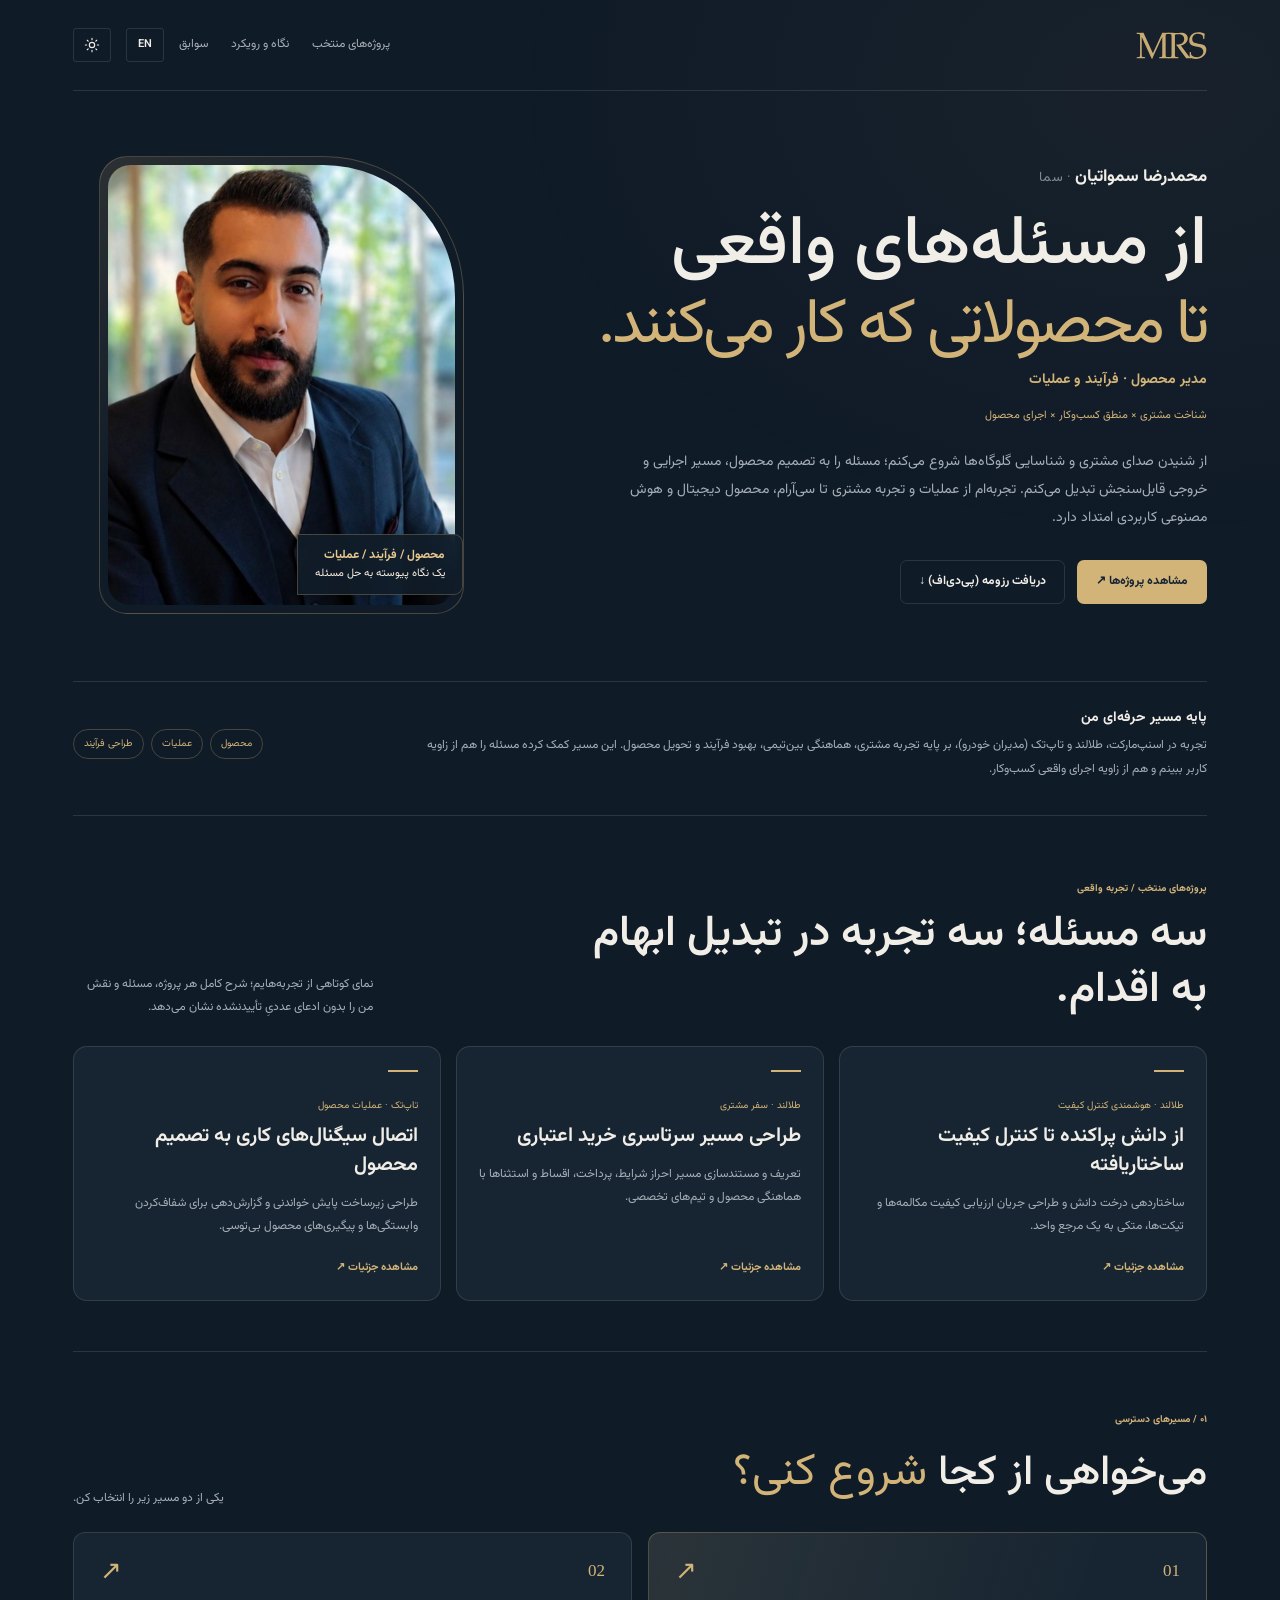
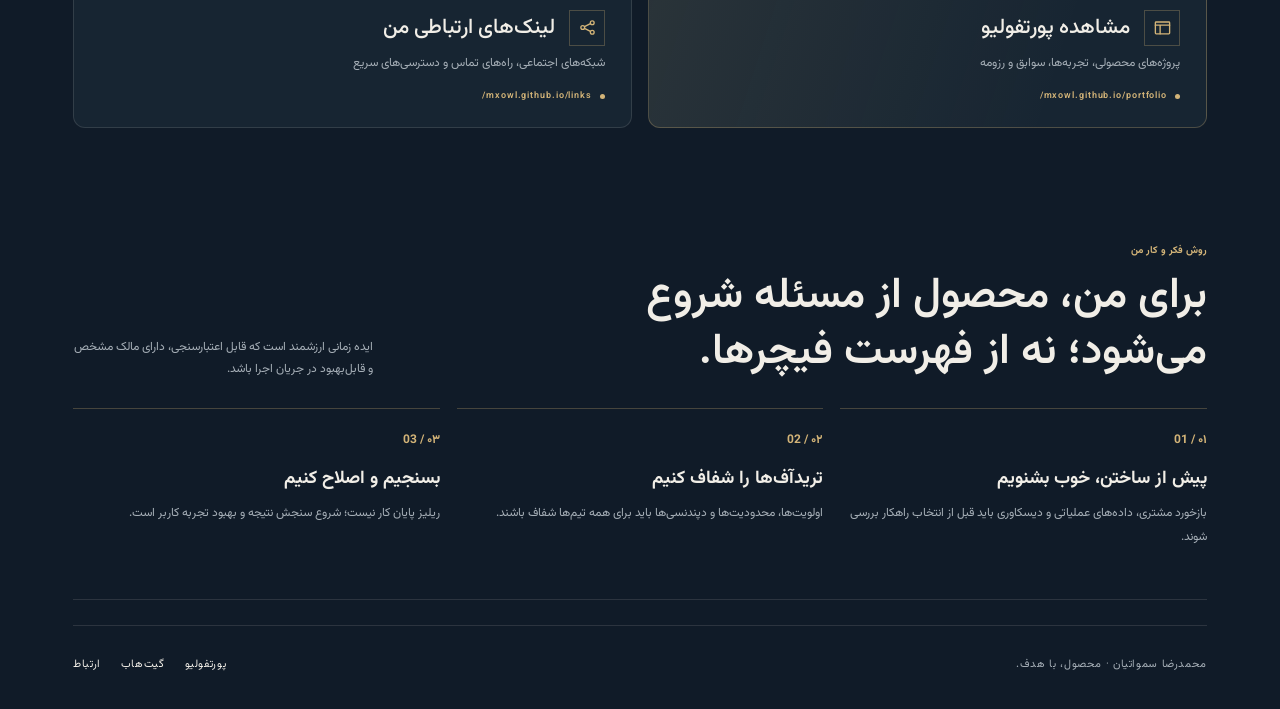
<file: index.html>
<!doctype html>
<html lang="en" dir="ltr" data-theme="dark">
<head>
<meta charset="utf-8">
<meta name="viewport" content="width=device-width,initial-scale=1">
<meta name="theme-color" content="#101b28">
<meta name="description" content="MohammadReza Sama — Product Manager. Explore my portfolio, projects, and personal links. Business × Process × Operations.">
<meta property="og:type" content="website">
<meta property="og:title" content="MohammadReza Sama — Personal Hub">
<meta property="og:description" content="Product Manager. Explore my work or connect through your preferred channel.">
<meta property="og:image" content="https://mxowl.github.io/portrait.jpg?v=20261110new">
<link rel="icon" type="image/svg+xml" href="favicon.svg">
<link rel="preconnect" href="https://fonts.googleapis.com">
<link rel="preconnect" href="https://fonts.gstatic.com" crossorigin>
<link href="https://fonts.googleapis.com/css2?family=DM+Sans:wght@400;500;600;700&family=Manrope:wght@400;500;600;700;800&family=Vazirmatn:wght@400;500;600;700;800&display=swap" rel="stylesheet">
<title>MohammadReza Sama — Personal Hub</title>
<style>
:root{
  --bg:#101b28;--panel:#172532;--panel2:#1b2b37;--ink:#f1eee7;--muted:#a6afb7;
  --gold:#d3b478;--line:rgba(241,238,231,.12);--gold-line:rgba(211,180,120,.28);
  --serif:Georgia,"Times New Roman",serif;color-scheme:dark
}
html[data-theme="light"]{
  --bg:#f5f2eb;--panel:#f1ede4;--panel2:#eae4d8;--ink:#21313f;--muted:#66727d;
  --gold:#99743e;--line:rgba(32,48,60,.14);--gold-line:rgba(153,116,62,.35);color-scheme:light
}
*,*::before,*::after{box-sizing:border-box}
html{scroll-behavior:smooth}
body{margin:0;background:var(--bg);color:var(--ink);font-family:"DM Sans",Arial,sans-serif;line-height:1.6;-webkit-font-smoothing:antialiased;min-height:100vh}
body::before{content:"";position:fixed;pointer-events:none;inset:0;z-index:-1;background:radial-gradient(ellipse at 90% 10%,rgba(211,180,120,.045),transparent 40%)}
h1,h2,h3,p{margin-top:0}
a{color:inherit;text-decoration:none}
a,button{-webkit-tap-highlight-color:transparent}
a:focus-visible,button:focus-visible{outline:2px solid var(--gold);outline-offset:5px}
button{font:inherit;cursor:pointer}
.shell{width:min(100%,1170px);margin-inline:auto;padding-inline:38px}
.head{height:92px;display:flex;align-items:center;justify-content:space-between;border-bottom:1px solid var(--line);gap:16px}
.brand{display:flex;align-items:center;gap:15px}
.brand img{width:101px;height:51px;object-fit:contain}
.brand-line{height:26px;width:1px;background:var(--gold-line)}
.brand-desc{font:600 9px/1.5 "DM Sans",sans-serif;letter-spacing:.16em;color:var(--muted)}
.nav-right{display:flex;align-items:center;gap:15px}
.nav-portfolio{font-size:11px;color:var(--muted);border-bottom:1px solid var(--gold);padding:4px 0}
.nav-portfolio:hover{color:var(--gold)}
.control{background:none;color:var(--ink);border:1px solid var(--line);padding:0 10px;height:34px;min-width:38px;border-radius:3px;display:grid;place-items:center;font-size:11px;font-weight:600}
.control:hover{border-color:var(--gold-line)}
.control svg{width:16px;height:16px}
.hero{min-height:520px;display:grid;grid-template-columns:minmax(0,1.2fr) minmax(230px,.8fr);align-items:center;gap:7%;padding-top:60px;padding-bottom:55px;border-bottom:1px solid var(--line)}
.eyebrow{display:flex;align-items:center;gap:11px;color:var(--gold);font-weight:600;font-size:10px;letter-spacing:.17em;margin:0 0 29px}
.eyebrow::before{content:"";height:6px;width:6px;border-radius:50%;background:var(--gold);box-shadow:0 0 0 5px rgba(211,180,120,.08)}
.person-name{font-size:17px;color:var(--ink);font-weight:500;margin:0 0 17px}
h1{font:500 clamp(48px,5.45vw,76px)/1.08 "Manrope",sans-serif;letter-spacing:-.058em;max-width:690px;margin:0}
h1 span,h1 em{display:block}
h1 em{font:400 italic clamp(52px,5.7vw,81px)/1.14 var(--serif);letter-spacing:-.048em;color:var(--gold)}
.role{font-size:15px;color:var(--ink);font-weight:600;margin:25px 0 9px}
.process{font-size:10px;letter-spacing:.18em;color:var(--gold);margin:0}
.intro{font-size:14px;line-height:1.83;max-width:490px;margin:22px 0 0;color:var(--muted)}
.photo-wrap{margin:0;position:relative;width:min(100%,350px);justify-self:end}
.photo{height:435px;width:100%;object-fit:cover;object-position:50% 33%;display:block;border-radius:200px 200px 2px 2px;filter:saturate(.67);background:var(--panel)}
.photo-wrap::after{content:"";position:absolute;inset:0;background:linear-gradient(to bottom,transparent 55%,rgba(5,13,20,.25));pointer-events:none;border-radius:inherit}
.photo-caption{font:600 9px "DM Sans",sans-serif;letter-spacing:.12em;color:var(--muted);display:flex;justify-content:space-between;gap:10px;margin-top:13px}
.photo-caption em{color:var(--gold);font:inherit}
.guide{padding-top:39px;padding-bottom:28px}
.guide-heading{display:flex;align-items:end;justify-content:space-between;gap:25px;margin-bottom:24px}
.kicker{color:var(--gold);font-size:10px;letter-spacing:.17em;font-weight:700;margin:0 0 10px}
.guide h2{font:500 clamp(29px,3.4vw,44px)/1.15 "Manrope",sans-serif;letter-spacing:-.044em;margin:0}
.guide h2 em{font:400 italic 1.06em var(--serif);color:var(--gold)}
.guide-note{font-size:12px;color:var(--muted);max-width:270px;line-height:1.7;margin:0}
.choices{display:grid;grid-template-columns:1fr 1fr;gap:16px}
.choice{display:flex;position:relative;min-height:177px;flex-direction:column;align-items:flex-start;padding:25px 26px 24px;background:var(--panel);border:1px solid var(--line);transition:border-color .25s,transform .25s,background .25s;overflow:hidden}
.choice::after{content:"";position:absolute;bottom:0;inset-inline-start:0;width:0;background:var(--gold);height:2px;transition:width .25s}
.choice:hover{border-color:var(--gold-line);transform:translateY(-3px);background:var(--panel2)}
.choice:hover::after{width:100%}
.choice.primary{background:linear-gradient(108deg,rgba(211,180,120,.10),transparent 74%),var(--panel);border-color:var(--gold-line)}
.choice-top{display:flex;justify-content:space-between;align-items:center;width:100%;gap:16px}
.choice-id{color:var(--gold);font:500 17px var(--serif)}
.choice-arrow{font:400 26px var(--serif);color:var(--gold);line-height:1}
.choice-title{display:flex;align-items:center;gap:14px;font:500 23px/1.25 "Manrope",sans-serif;letter-spacing:-.04em;margin:26px 0 8px}
.choice-icon{display:inline-grid;place-items:center;color:var(--gold);width:36px;height:36px;border:1px solid var(--gold-line);flex:0 0 36px}
.choice-icon svg{width:19px;height:19px;fill:none;stroke:currentColor;stroke-width:1.7;stroke-linecap:round;stroke-linejoin:round}
.choice-desc{font-size:12px;color:var(--muted);margin:0;line-height:1.5}
.service-line{display:flex;align-items:center;gap:8px;color:var(--gold);font-size:9px;letter-spacing:.1em;font-weight:600;margin-top:17px}
.service-line .spark{width:5px;height:5px;border-radius:50%;background:var(--gold)}
.site-footer{border-top:1px solid var(--line);margin-top:50px;padding-top:28px;padding-bottom:30px;display:flex;align-items:center;justify-content:space-between;gap:15px;color:var(--muted);font-size:9px;letter-spacing:.07em}
.site-footer span:last-child{color:var(--gold)}
html[dir="rtl"] body{font-family:"Vazirmatn",Tahoma,sans-serif}
html[dir="rtl"] h1,html[dir="rtl"] .guide h2,html[dir="rtl"] .choice-title{font-family:"Vazirmatn",Tahoma,sans-serif;letter-spacing:0}
html[dir="rtl"] h1 em,html[dir="rtl"] .guide h2 em{font-style:normal;font-family:"Vazirmatn",Tahoma,sans-serif}
html[dir="rtl"] .person-name{font-family:"DM Sans",Arial,sans-serif}
html[dir="rtl"] .choice{align-items:flex-start}
html[dir="rtl"] .choice-title{text-align:start}
@media(max-width:800px){
 .shell{padding-inline:24px}.hero{gap:5%;grid-template-columns:minmax(0,1fr) 255px;min-height:450px;padding-top:48px;padding-bottom:43px}
 .photo-wrap{max-width:255px}.photo{height:340px}.intro{font-size:12px}
 h1{font-size:48px}h1 em{font-size:52px}
}
@media(max-width:600px){
 .shell{padding-inline:18px}
 .head{height:75px}
 .brand img{width:70px;height:38px}
 .brand-line{height:20px}.brand-desc{font-size:7px}
 .nav-right{gap:7px}.nav-portfolio{display:none}
 .control{height:32px;min-width:33px;padding:0 7px}
 .hero{grid-template-columns:minmax(0,1fr) 120px;gap:16px;min-height:auto;padding:42px 0 35px}
 .eyebrow{font-size:8px;letter-spacing:.1em;margin-bottom:15px}
 .person-name{font-size:12px;margin-bottom:12px;overflow-wrap:anywhere}
 h1{font-size:clamp(28px,7.1vw,39px);line-height:1.16}
 h1 em{font-size:clamp(31px,7.45vw,41px);line-height:1.16}
 .role{font-size:11px;margin:16px 0 10px}.process{font-size:8px;line-height:1.6;letter-spacing:.07em}
 .intro{font-size:11px;line-height:1.68;margin-top:13px}
 .photo-wrap{width:120px}.photo{height:173px;border-radius:70px 70px 2px 2px}.photo-caption{display:none}
 .guide{padding-top:30px;padding-bottom:0}
 .guide-heading{display:block;margin-bottom:18px}
 .guide h2{font-size:29px}
 .guide-note{margin-top:10px;font-size:11px}
 .choices{grid-template-columns:1fr;gap:10px}
 .choice{min-height:132px;padding:17px 18px}
 .choice-title{font-size:19px;margin:15px 0 6px;gap:10px}
 .choice-icon{height:30px;width:30px;flex-basis:30px}.choice-icon svg{height:17px;width:17px}
 .choice-desc{font-size:11px}
 .service-line{margin-top:12px}
 .site-footer{margin-top:36px;padding-top:21px;flex-wrap:wrap;font-size:8px}
}
@media(max-width:355px){
 .hero{grid-template-columns:minmax(0,1fr) 90px;gap:10px}
 .photo-wrap{width:90px}.photo{height:133px}
 h1,h1 em{font-size:26px}
 .brand-desc{display:none}.brand-line{display:none}
 .guide h2{font-size:25px}
}
@media(prefers-reduced-motion:reduce){*,*::before,*::after{scroll-behavior:auto!important;transition:none!important}}

/* Refined shared identity */
.brand img{width:72px;height:40px;opacity:.94}.brand{gap:12px}.brand-desc{font-size:8px;letter-spacing:.13em}.brand-line{height:20px}
@media(max-width:600px){.brand img{width:59px;height:34px}}

/* Main-page identity: fewer labels, a clearer personal introduction. */
.person-name{text-align:center;font:700 clamp(22px,2.3vw,30px)/1.4 "Manrope","DM Sans",sans-serif;letter-spacing:-.035em;margin:0 0 25px;text-wrap:balance;overflow-wrap:normal}
.person-name strong{font-weight:750}.name-alias{display:inline-block;font-size:.56em;font-weight:400;letter-spacing:.01em;color:var(--muted);opacity:.65;filter:blur(.2px);vertical-align:baseline;white-space:nowrap}
.role{text-align:center;font-size:22px;font-weight:800;letter-spacing:-.025em;margin:30px 0 10px}.process{text-align:center}
.site-footer{padding:0;height:1px;min-height:0;display:block;margin-top:46px}
@media(max-width:600px){.person-name{font-size:20px;line-height:1.45;margin-bottom:18px}.role{font-size:18px;margin-top:22px}.name-alias{font-size:.61em}.site-footer{margin-top:32px}}
</style>
<link rel="stylesheet" href="refresh-2026.css?v=20261110">
</head>
<body class="hub-page">
<div class="shell">
  <header class="head">
    <a href="./" class="brand" aria-label="MRS home">
      <img src="monogram.svg?v=20261101" alt="MRS logo" width="101" height="51">
    </a>
    <nav class="nav-right" aria-label="Site navigation">
      <div class="hub-nav"><a href="#selected" data-en="Selected work" data-fa="پروژه‌های منتخب">Selected work</a><a href="#approach" data-en="My approach" data-fa="نگاه و رویکرد">My approach</a><a href="portfolio/#experience" data-en="Experience" data-fa="سوابق">Experience</a></div>
      <button class="control" id="language" type="button" aria-label="Switch language">FA</button>
      <button class="control" id="theme" type="button" aria-label="Toggle theme">
        <svg id="theme-icon" viewBox="0 0 24 24" fill="none" stroke="currentColor" stroke-width="1.7" stroke-linecap="round" stroke-linejoin="round" aria-hidden="true"><circle cx="12" cy="12" r="4"/><path d="M12 2v2m0 16v2M4.9 4.9l1.4 1.4m11.4 11.4 1.4 1.4M2 12h2m16 0h2M4.9 19.1l1.4-1.4M17.7 6.3l1.4-1.4"/></svg>
      </button>
    </nav>
  </header>
  <main>
    <section class="hero" aria-labelledby="headline">
      <div class="hero-copy">
        <p class="person-name"><strong data-en="MohammadReza Samavatian" data-fa="محمدرضا سمواتیان">MohammadReza Samavatian</strong> <span class="name-alias" data-en="· Sama" data-fa="· سما">· Sama</span></p>
        <h1 id="headline"><span data-en="From real problems" data-fa="از مسئله‌های واقعی">From real problems</span><em data-en="to products that work." data-fa="تا محصولاتی که کار می‌کنند.">to products that work.</em></h1>
        <p class="role" data-en="Product Manager · Process & Operations" data-fa="مدیر محصول · فرآیند و عملیات">Product Manager · Process & Operations</p>
        <p class="process" data-en="Customer insight × Business logic × Delivery" data-fa="شناخت مشتری × منطق کسب‌وکار × اجرای محصول">Customer insight × Business logic × Delivery</p>
        <p class="intro" data-en="I connect customer problems, business decisions and cross-functional teams. From voice-of-customer and operational workflows to CRM, digital products and applied AI, my focus is on turning complexity into clear, testable and deliverable solutions." data-fa="از شنیدن صدای مشتری و شناسایی گلوگاه‌ها شروع می‌کنم؛ مسئله را به تصمیم محصول، مسیر اجرایی و خروجی قابل‌سنجش تبدیل می‌کنم. تجربه‌ام از عملیات و تجربه مشتری تا سی‌آرام، محصول دیجیتال و هوش مصنوعی کاربردی امتداد دارد.">I connect customer problems, business decisions and cross-functional teams. From voice-of-customer and operational workflows to CRM, digital products and applied AI, my focus is on turning complexity into clear, testable and deliverable solutions.</p>
        <div class="hub-actions"><a class="hub-action" href="portfolio/#work" data-en="Explore selected work ↗" data-fa="مشاهده پروژه‌ها ↗">Explore selected work ↗</a><a class="hub-action secondary" href="resume-fa.pdf" data-en="Résumé (PDF) ↓" data-fa="دریافت رزومه (پی‌دی‌اف) ↓" id="hub-resume">Résumé (PDF) ↓</a></div>
      </div>
      <figure class="photo-wrap">
        <img class="photo" src="portrait.jpg?v=20261110new" alt="Portrait of MohammadReza Sama" width="1536" height="1536" fetchpriority="high">
        <figcaption class="portrait-note"><strong data-en="Product / Process / Operations" data-fa="محصول / فرآیند / عملیات">Product / Process / Operations</strong><span data-en="One connected way of thinking" data-fa="یک نگاه پیوسته به حل مسئله">One connected way of thinking</span></figcaption>
      </figure>
    </section>

    <div class="hub-context" aria-label="Professional overview"><div><strong data-en="My professional foundation" data-fa="پایه مسیر حرفه‌ای من">My professional foundation</strong><p data-en="Experience across SnappMarket, TalaLand and TopTech (Modiran Khodro)—with a foundation in service, coordination, process improvement and product delivery. Each stage has made my approach more customer-led and execution-minded." data-fa="تجربه در اسنپ‌مارکت، طلالند و تاپ‌تک (مدیران خودرو)، بر پایه تجربه مشتری، هماهنگی بین‌تیمی، بهبود فرآیند و تحویل محصول. این مسیر کمک کرده مسئله را هم از زاویه کاربر ببینم و هم از زاویه اجرای واقعی کسب‌وکار.">Experience across SnappMarket, TalaLand and TopTech (Modiran Khodro)—with a foundation in service, coordination, process improvement and product delivery. Each stage has made my approach more customer-led and execution-minded.</p></div><div class="pill-group"><span class="pill" data-en="Product" data-fa="محصول">Product</span><span class="pill" data-en="Operations" data-fa="عملیات">Operations</span><span class="pill" data-en="Process design" data-fa="طراحی فرآیند">Process design</span></div></div>
    <section class="hub-section" id="selected" aria-labelledby="featured-heading">
      <div class="hub-section-head"><div><p class="kicker" data-en="SELECTED CASES / REAL WORK" data-fa="پروژه‌های منتخب / تجربه واقعی">SELECTED CASES / REAL WORK</p><h2 id="featured-heading" data-en="Three problems. Three ways of building clarity." data-fa="سه مسئله؛ سه تجربه در تبدیل ابهام به اقدام.">Three problems. Three ways of building clarity.</h2></div><p data-en="A quick view of my work. The full case studies explain the challenge, my approach and deliverables without presenting invented business results." data-fa="نمای کوتاهی از تجربه‌هایم؛ شرح کامل هر پروژه، مسئله و نقش من را بدون ادعای عددیِ تأییدنشده نشان می‌دهد.">A quick view of my work. The full case studies explain the challenge, my approach and deliverables without presenting invented business results.</p></div>
      <div class="hub-cases">
        <a class="hub-case" href="portfolio/#work"><span class="small-label" data-en="TALALAND · QUALITY INTELLIGENCE" data-fa="طلالند · هوشمندی کنترل کیفیت">TALALAND · QUALITY INTELLIGENCE</span><h3 data-en="From scattered knowledge to structured QA" data-fa="از دانش پراکنده تا کنترل کیفیت ساختاریافته">From scattered knowledge to structured QA</h3><p data-en="Structured a knowledge tree and a local quality-review workflow for call, chat and ticket operations." data-fa="ساختاردهی درخت دانش و طراحی جریان ارزیابی کیفیت مکالمه‌ها و تیکت‌ها، متکی به یک مرجع واحد.">Structured a knowledge tree and a local quality-review workflow for call, chat and ticket operations.</p><span class="go" data-en="Explore the case ↗" data-fa="مشاهده جزئیات ↗">Explore the case ↗</span></a>
        <a class="hub-case" href="portfolio/#work"><span class="small-label" data-en="TALALAND · CUSTOMER JOURNEY" data-fa="طلالند · سفر مشتری">TALALAND · CUSTOMER JOURNEY</span><h3 data-en="Designing an end-to-end credit journey" data-fa="طراحی مسیر سرتاسری خرید اعتباری">Designing an end-to-end credit journey</h3><p data-en="Mapped eligibility, payment, installments and exception paths across business, product and engineering." data-fa="تعریف و مستندسازی مسیر احراز شرایط، پرداخت، اقساط و استثناها با هماهنگی محصول و تیم‌های تخصصی.">Mapped eligibility, payment, installments and exception paths across business, product and engineering.</p><span class="go" data-en="Explore the case ↗" data-fa="مشاهده جزئیات ↗">Explore the case ↗</span></a>
        <a class="hub-case" href="portfolio/#work"><span class="small-label" data-en="TOPTECH · PRODUCT OPERATIONS" data-fa="تاپ‌تک · عملیات محصول">TOPTECH · PRODUCT OPERATIONS</span><h3 data-en="Connecting work signals to product decisions" data-fa="اتصال سیگنال‌های کاری به تصمیم محصول">Connecting work signals to product decisions</h3><p data-en="Designed a read-only monitoring and reporting foundation to surface dependencies and B2C follow-ups." data-fa="طراحی زیرساخت پایش خواندنی و گزارش‌دهی برای شفاف‌کردن وابستگی‌ها و پیگیری‌های محصول بی‌تو‌سی.">Designed a read-only monitoring and reporting foundation to surface dependencies and B2C follow-ups.</p><span class="go" data-en="Explore the case ↗" data-fa="مشاهده جزئیات ↗">Explore the case ↗</span></a>
      </div>
    </section>
    <section class="guide" aria-labelledby="choose-title">
      <div class="guide-heading">
        <div>
          <p class="kicker" data-en="01 / YOUR WAY IN" data-fa="۰۱ / مسیرهای دسترسی">01 / YOUR WAY IN</p>
          <h2 id="choose-title"><span data-en="Where would you" data-fa="می‌خواهی از کجا">Where would you</span> <em data-en="like to go?" data-fa="شروع کنی؟">like to go?</em></h2>
        </div>
        <p class="guide-note" data-en="Select a destination to continue." data-fa="یکی از دو مسیر زیر را انتخاب کن.">Select a destination to continue.</p>
      </div>
      <div class="choices">
        <a class="choice primary" href="portfolio/" aria-label="View portfolio and projects">
          <span class="choice-top"><span class="choice-id">01</span><span class="choice-arrow" aria-hidden="true">↗</span></span>
          <span class="choice-title">
            <span class="choice-icon" aria-hidden="true"><svg viewBox="0 0 24 24"><rect x="3" y="5" width="18" height="15" rx="1"/><path d="M3 9h18M9 9v11"/></svg></span>
            <span data-en="Explore my portfolio" data-fa="مشاهده پورتفولیو">Explore my portfolio</span>
          </span>
          <span class="choice-desc" data-en="Product work, experience, projects & résumé" data-fa="پروژه‌های محصولی، تجربه‌ها، سوابق و رزومه">Product work, experience, projects & résumé</span>
          <span class="service-line"><span class="spark"></span> mxowl.github.io/portfolio/</span>
        </a>
        <a class="choice" href="links/" aria-label="Open personal contact links">
          <span class="choice-top"><span class="choice-id">02</span><span class="choice-arrow" aria-hidden="true">↗</span></span>
          <span class="choice-title">
            <span class="choice-icon" aria-hidden="true"><svg viewBox="0 0 24 24"><circle cx="6" cy="12" r="2.4"/><circle cx="18" cy="6" r="2.4"/><circle cx="18" cy="18" r="2.4"/><path d="M8.2 10.8 15.7 7M8.2 13.2l7.5 3.7"/></svg></span>
            <span data-en="My contact links" data-fa="لینک‌های ارتباطی من">My contact links</span>
          </span>
          <span class="choice-desc" data-en="Social networks, email, phone & quick actions" data-fa="شبکه‌های اجتماعی، راه‌های تماس و دسترسی‌های سریع">Social networks, email, phone & quick actions</span>
          <span class="service-line"><span class="spark"></span> mxowl.github.io/links/</span>
        </a>
      </div>
    </section>

    <section class="hub-section" id="approach" aria-labelledby="approach-heading">
      <div class="hub-section-head"><div><p class="kicker" data-en="HOW I THINK" data-fa="روش فکر و کار من">HOW I THINK</p><h2 id="approach-heading" data-en="A product starts with a problem, not a feature list." data-fa="برای من، محصول از مسئله شروع می‌شود؛ نه از فهرست فیچرها.">A product starts with a problem, not a feature list.</h2></div><p data-en="A good idea matters when it can be tested, owned and improved by the team responsible for delivering it." data-fa="ایده زمانی ارزشمند است که قابل اعتبارسنجی، دارای مالک مشخص و قابل‌بهبود در جریان اجرا باشد.">A good idea matters when it can be tested, owned and improved by the team responsible for delivering it.</p></div>
      <div class="hub-principles">
        <article><b>۰۱ / 01</b><h3 data-en="Listen before building" data-fa="پیش از ساختن، خوب بشنویم">Listen before building</h3><p data-en="Customer feedback, service signals and discovery come before solution design." data-fa="بازخورد مشتری، داده‌های عملیاتی و دیسکاوری باید قبل از انتخاب راهکار بررسی شوند.">Customer feedback, service signals and discovery come before solution design.</p></article>
        <article><b>۰۲ / 02</b><h3 data-en="Make trade-offs visible" data-fa="تریدآف‌ها را شفاف کنیم">Make trade-offs visible</h3><p data-en="Priorities, constraints and handoffs need a shared language across teams." data-fa="اولویت‌ها، محدودیت‌ها و دپندنسی‌ها باید برای همه تیم‌ها شفاف باشند.">Priorities, constraints and handoffs need a shared language across teams.</p></article>
        <article><b>۰۳ / 03</b><h3 data-en="Measure and improve" data-fa="بسنجیم و اصلاح کنیم">Measure and improve</h3><p data-en="A release is the start of learning, not the end of the work." data-fa="ریلیز پایان کار نیست؛ شروع سنجش نتیجه و بهبود تجربه کاربر است.">A release is the start of learning, not the end of the work.</p></article>
      </div>
    </section>
  </main>
  <footer class="site-footer"><p data-en="MohammadReza Samavatian · Product with purpose." data-fa="محمدرضا سمواتیان · محصول، با هدف.">MohammadReza Samavatian · Product with purpose.</p><div class="footer-links"><a href="portfolio/" data-en="Portfolio" data-fa="پورتفولیو">Portfolio</a><a href="https://github.com/mxowl" target="_blank" rel="noopener noreferrer" data-en="GitHub" data-fa="گیت‌هاب">GitHub</a><a href="links/" data-en="Contact" data-fa="ارتباط">Contact</a></div></footer>
</div>
<script>
(function(){
  "use strict";
  const root=document.documentElement;
  const langButton=document.getElementById("language");
  const themeButton=document.getElementById("theme");
  const themeIcon=document.getElementById("theme-icon");
  function get(key,def){try{return localStorage.getItem(key)||def}catch(_){return def}}
  function set(key,value){try{localStorage.setItem(key,value)}catch(_){}}
  let lang=get("sama-language",get("mrs-links-language","fa"))==="en"?"en":"fa";
  let theme=get("mrs-links-theme","dark")==="light"?"light":"dark";
  function render(){
    root.lang=lang;
    root.dir=lang==="fa"?"rtl":"ltr";
    root.dataset.theme=theme;
    const resume=document.getElementById("hub-resume");if(resume)resume.href="resume-"+lang+".pdf";
    document.querySelectorAll("[data-en][data-fa]").forEach(function(el){el.textContent=el.getAttribute(lang==="fa"?"data-fa":"data-en")});
    langButton.textContent=lang==="fa"?"EN":"FA";
    langButton.setAttribute("aria-label",lang==="fa"?"Switch to English":"تغییر زبان به فارسی");
    themeButton.setAttribute("aria-label",lang==="fa"?"تغییر حالت روشن و تاریک":"Switch light and dark appearance");
    themeIcon.innerHTML=theme==="dark"
    ?'<circle cx="12" cy="12" r="4"/><path d="M12 2v2m0 16v2M4.9 4.9l1.4 1.4m11.4 11.4 1.4 1.4M2 12h2m16 0h2M4.9 19.1l1.4-1.4M17.7 6.3l1.4-1.4"/>'
    :'<path d="M20.7 13A9 9 0 0 1 11 3.3 9 9 0 1 0 20.7 13Z"/>';
  }
  langButton.addEventListener("click",function(){lang=lang==="en"?"fa":"en";set("mrs-links-language",lang);set("sama-language",lang);render()});
  themeButton.addEventListener("click",function(){theme=theme==="dark"?"light":"dark";set("mrs-links-theme",theme);render()});
  render();
})();
</script>
</body>
</html>
</file>
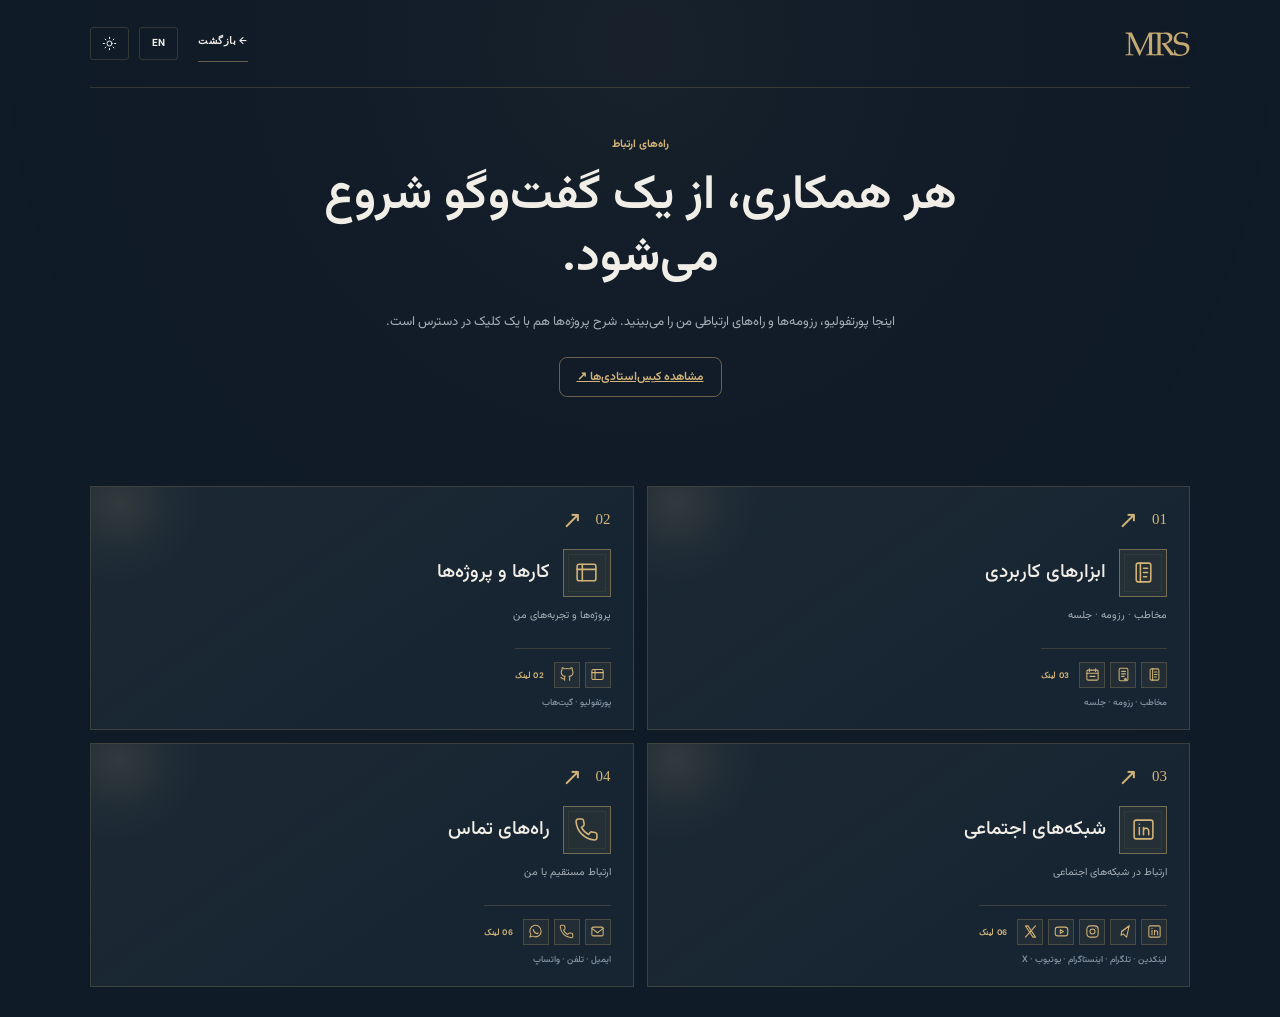
<file: links/index.html>
<!doctype html>
<html lang="en" dir="ltr">
<head>
  <meta charset="utf-8">
  <meta name="viewport" content="width=device-width, initial-scale=1">
  <meta name="theme-color" content="#101b28">
  <meta name="description" content="MohammadReza Sama — Product Manager. A considered place to connect, explore projects, and find my channels.">
  <meta property="og:type" content="website">
  <meta property="og:title" content="MohammadReza Sama — Connect">
  <meta property="og:description" content="Product Manager · Business × Process × Operations">
  <meta property="og:image" content="https://mxowl.github.io/portrait.jpg?v=20261110new">
  <title>MohammadReza Sama — Connect</title>
  <link rel="icon" type="image/svg+xml" href="../favicon.svg">
  <link rel="preconnect" href="https://fonts.googleapis.com">
  <link rel="preconnect" href="https://fonts.gstatic.com" crossorigin>
  <link href="https://fonts.googleapis.com/css2?family=DM+Sans:wght@400;500;600;700&family=Manrope:wght@400;500;600;700;800&family=Vazirmatn:wght@400;500;600;700&display=swap" rel="stylesheet">
  <style>
    :root {
      --bg:#101b28;--surface:#172532;--raised:#1c2d3b;--ink:#f1eee7;
      --muted:#a6afb7;--subtle:#8293a2;--gold:#d3b478;--gold-bright:#f0d39c;
      --line:rgba(211,180,120,.19);--line-strong:rgba(211,180,120,.46);
      --shadow:0 35px 90px rgba(0,0,0,.31);
      color-scheme:dark;
    }
    html[data-theme="light"] {
      --bg:#f2eee5;--surface:#f9f7f1;--raised:#fffdf8;--ink:#202e3a;
      --muted:#617080;--subtle:#75818c;--gold:#9e7639;--gold-bright:#765522;
      --line:rgba(70,58,39,.15);--line-strong:rgba(111,82,42,.45);
      --shadow:0 25px 75px rgba(30,35,40,.10);
      color-scheme:light;
    }
    *,*::before,*::after{box-sizing:border-box}
    html{scroll-behavior:smooth}
    body{margin:0;background:var(--bg);color:var(--ink);font-family:"DM Sans",Arial,sans-serif;min-height:100vh;-webkit-font-smoothing:antialiased}
    button{font:inherit}
    button:focus-visible,a:focus-visible{outline:2px solid var(--gold);outline-offset:4px}
    button{-webkit-tap-highlight-color:transparent}
    a{color:inherit}
    ::selection{background:var(--gold);color:var(--bg)}
    .world{position:relative;min-height:100vh;padding:42px 20px 44px;overflow:hidden;isolation:isolate}
    .world::before{content:"";position:absolute;z-index:-2;top:-620px;left:50%;transform:translateX(-50%);width:1350px;height:1350px;border-radius:50%;background:radial-gradient(circle,rgba(211,180,120,.09) 0%,rgba(211,180,120,.028) 28%,transparent 68%);pointer-events:none}
    .world::after{content:"";position:absolute;z-index:-1;top:0;inset-inline:0;height:720px;pointer-events:none;background:linear-gradient(90deg,transparent calc(50% - 430px),var(--line) calc(50% - 430px),transparent calc(50% - 429px),transparent calc(50% + 429px),var(--line) calc(50% + 430px),transparent calc(50% + 431px));opacity:.55}
    .frame{width:min(100%,510px);margin:0 auto}
    .topline{display:flex;align-items:center;justify-content:space-between;min-height:44px;margin-bottom:28px}
    .mark{display:inline-flex;align-items:center;gap:11px;text-decoration:none}
    .mark img{width:74px;height:36px;object-fit:contain;object-position:left center;filter:drop-shadow(0 1px 6px rgba(211,180,120,.09))}
    .mark .divider{height:20px;width:1px;background:var(--line-strong)}
    .mark .descriptor{font:700 9px/1.5 "Manrope",sans-serif;letter-spacing:.18em;color:var(--muted);white-space:nowrap}
    .controls{display:flex;gap:7px;align-items:center}
    .control{border:1px solid var(--line);border-radius:999px;background:var(--surface);color:var(--ink);height:33px;min-width:41px;padding:0 11px;font:700 10px "Manrope",sans-serif;letter-spacing:.03em;cursor:pointer;transition:border-color .2s,transform .2s}
    .control:hover{border-color:var(--line-strong);transform:translateY(-1px)}
    .control svg{display:block;margin:auto}
    .hero{position:relative;text-align:center;border:1px solid var(--line);border-radius:20px 20px 4px 4px;padding:35px 26px 31px;background:linear-gradient(145deg,rgba(211,180,120,.07),transparent 52%),var(--surface);box-shadow:var(--shadow);overflow:hidden}
    .hero::before,.hero::after{content:"";position:absolute;top:20px;width:18px;height:18px;border-top:1px solid var(--line-strong)}
    .hero::before{left:20px;border-left:1px solid var(--line-strong)}
    .hero::after{right:20px;border-right:1px solid var(--line-strong)}
    .portrait-outer{width:100px;height:111px;padding:4px;border:1px solid var(--line-strong);border-radius:52px 52px 9px 9px;margin:0 auto 20px;position:relative}
    .portrait-outer::after{content:"";position:absolute;inset:-9px;border-radius:58px 58px 15px 15px;border:1px solid rgba(211,180,120,.09);pointer-events:none}
    .portrait{display:block;width:100%;height:100%;border-radius:48px 48px 6px 6px;object-fit:cover;object-position:50% 29%;background:#25323b}
    .eyebrow{color:var(--gold);letter-spacing:.24em;font:700 9px "Manrope",sans-serif;text-transform:uppercase;margin:0 0 10px}
    h1{font:600 clamp(25px,5.8vw,32px)/1.25 "Manrope",sans-serif;letter-spacing:-.052em;margin:0;overflow-wrap:anywhere}
    .role{font:600 12px "Manrope",sans-serif;color:var(--gold);letter-spacing:.04em;margin:9px 0 14px}
    .signature{color:var(--muted);font:600 9px "Manrope",sans-serif;letter-spacing:.16em;text-transform:uppercase;margin:0}
    .hero-line{width:46px;height:1px;background:var(--gold);opacity:.8;margin:24px auto 17px}
    .intro{margin:0 auto;max-width:330px;font-size:12px;line-height:1.8;color:var(--muted)}
    .meta{display:flex;align-items:center;justify-content:center;gap:8px;color:var(--subtle);font:600 9px "Manrope",sans-serif;letter-spacing:.13em;text-transform:uppercase;margin:20px 0 0}
    .meta .dot{width:5px;height:5px;border-radius:50%;background:var(--gold)}
    .links-area{padding-top:22px}
    .section{margin-top:23px}
    .section-head{display:flex;align-items:center;gap:13px;margin:0 0 13px}
    .section-index{font:700 10px "Manrope",sans-serif;color:var(--gold);letter-spacing:.1em}
    .section-label{font:700 10px "Manrope",sans-serif;letter-spacing:.18em;text-transform:uppercase;color:var(--muted);white-space:nowrap}
    .section-head::after{content:"";height:1px;background:var(--line);flex:1}
    .stack{display:grid;gap:9px}
    .link-card{width:100%;border:1px solid var(--line);background:var(--surface);color:var(--ink);display:flex;align-items:center;gap:13px;text-align:left;min-height:72px;padding:13px 16px;border-radius:9px;cursor:pointer;position:relative;transition:transform .22s,border-color .22s,background .22s,box-shadow .22s}
    .link-card:hover{transform:translateY(-2px);border-color:var(--line-strong);background:var(--raised);box-shadow:0 8px 22px rgba(0,0,0,.1)}
    .link-card:active{transform:translateY(0)}
    .link-card.primary{border-color:var(--line-strong);background:linear-gradient(90deg,rgba(211,180,120,.095),transparent 70%),var(--surface)}
    .icon-well{flex:0 0 41px;width:41px;height:41px;display:grid;place-items:center;border-radius:9px;border:1px solid var(--line);color:var(--gold);background:rgba(211,180,120,.035)}
    .icon-well svg{width:20px;height:20px;stroke:currentColor;fill:none;stroke-width:1.7;stroke-linecap:round;stroke-linejoin:round}
    .link-copy{display:flex;flex-direction:column;align-items:flex-start;min-width:0;gap:4px;flex:1}
    .link-title{font:650 13px "Manrope",sans-serif;letter-spacing:-.01em}
    .link-subtitle{font-size:10px;line-height:1.3;color:var(--subtle)}
    .link-tail{display:flex;gap:8px;align-items:center;color:var(--gold);flex-shrink:0}
    .pending{font:700 8px "Manrope",sans-serif;letter-spacing:.10em;color:var(--subtle);text-transform:uppercase}
    .arr{font-size:19px;line-height:1;font-weight:400;opacity:.75}
    .note{padding:19px 16px 0;text-align:center;color:var(--subtle);font-size:10px;line-height:1.8}
    .note b{color:var(--gold);font-weight:600}
    footer{margin-top:30px;display:flex;align-items:center;justify-content:center;gap:11px;text-align:center;color:var(--subtle);font:600 9px "Manrope",sans-serif;letter-spacing:.08em}
    footer::before,footer::after{content:"";height:1px;background:var(--line);width:36px}
    .toast{position:fixed;z-index:20;bottom:22px;left:50%;transform:translate(-50%,20px);opacity:0;pointer-events:none;border:1px solid var(--line-strong);border-radius:12px;background:var(--raised);color:var(--ink);padding:14px 19px;box-shadow:var(--shadow);font-size:12px;max-width:min(90vw,390px);text-align:center;transition:opacity .22s,transform .22s}
    .toast.show{opacity:1;transform:translate(-50%,0)}
    html[dir="rtl"] body{font-family:"Vazirmatn",Tahoma,sans-serif}
    html[dir="rtl"] h1,html[dir="rtl"] .link-title,html[dir="rtl"] .role{font-family:"Vazirmatn",Tahoma,sans-serif;letter-spacing:0}
    html[dir="rtl"] .link-card{text-align:right}
    html[dir="rtl"] .link-copy{align-items:flex-start}
    html[dir="rtl"] .signature,html[dir="rtl"] .eyebrow{direction:ltr}
    html[dir="rtl"] .link-subtitle{font-family:"Vazirmatn",Tahoma,sans-serif}
    html[dir="rtl"] .mark img{object-position:right center}

    /* Quick actions: native accessible dialogs, matching the original visual system */
    .modal{border:1px solid var(--line-strong);border-radius:18px;background:var(--surface);color:var(--ink);padding:0;width:min(94vw,440px);box-shadow:var(--shadow);max-height:min(92vh,760px);overflow:auto}
    .modal::backdrop{background:rgba(4,10,16,.73);backdrop-filter:blur(6px)}
    .modal-inner{padding:26px}
    .modal-head{display:flex;align-items:start;justify-content:space-between;gap:12px;margin-bottom:10px}
    .modal h2{font:600 22px/1.2 "Manrope",sans-serif;letter-spacing:-.035em;margin:0}
    .modal-sub{color:var(--muted);font-size:12px;line-height:1.7;margin:8px 0 20px}
    .modal-close{width:31px;height:31px;border:1px solid var(--line);background:var(--raised);color:var(--ink);font-size:20px;border-radius:50%;cursor:pointer;display:grid;place-items:center}
    .download-option{display:flex;justify-content:space-between;align-items:center;gap:12px;padding:16px 17px;border:1px solid var(--line);background:var(--raised);border-radius:10px;color:var(--ink);text-decoration:none;font-size:13px;font-weight:600;margin:10px 0}
    .download-option:hover{border-color:var(--line-strong)}
    .download-option span{color:var(--gold);font-size:20px}
    .request-form{display:grid;gap:14px}
    .form-field{display:grid;gap:6px}
    .form-field label{font-size:11px;color:var(--muted);font-weight:600}
    .form-field input,.form-field textarea{font:inherit;font-size:13px;color:var(--ink);background:var(--raised);border:1px solid var(--line);border-radius:9px;padding:12px;outline:none;width:100%}
    .form-field input:focus,.form-field textarea:focus{border-color:var(--line-strong)}
    .form-field textarea{resize:vertical;min-height:80px}
    .form-field input::placeholder,.form-field textarea::placeholder{color:var(--subtle);opacity:.75}
    .request-submit{display:flex;align-items:center;justify-content:center;gap:8px;min-height:46px;background:var(--gold);color:#101b28;border:0;border-radius:9px;font:700 12px "Manrope",sans-serif;cursor:pointer}
    .request-submit:hover{background:var(--gold-bright)}
    .modal-note{color:var(--subtle);font-size:10px;line-height:1.7;margin:12px 0 0}
    html[dir="rtl"] .modal h2,html[dir="rtl"] .request-submit{font-family:"Vazirmatn",Tahoma,sans-serif}
    html[dir="rtl"] .form-field input,html[dir="rtl"] .form-field textarea{font-family:"Vazirmatn",Tahoma,sans-serif}

    @media (max-width:540px){
      .world{padding:22px 15px 30px}
      .topline{margin-bottom:20px}
      .mark img{width:62px}
      .mark .descriptor{font-size:8px}
      .hero{padding:33px 17px 28px}
      .link-card{padding:12px 13px;min-height:70px}
      .link-tail{gap:5px}
      .pending{font-size:7px}
      .world::after{display:none}
    }
    @media (prefers-reduced-motion:reduce){
      *,*::before,*::after{animation:none!important;transition:none!important;scroll-behavior:auto!important}
    }

    /* MRS 02 — portfolio-aligned editorial layout */
    :root{--serif:Georgia,"Times New Roman",serif}
    html{scroll-padding-top:24px}
    .world{min-height:100vh;padding:0 32px 30px;overflow:visible;background:var(--bg)}
    .world::before{position:fixed;top:-680px;width:1450px;height:1450px;opacity:.45}
    .world::after{display:none}
    .frame{width:min(100%,1120px);margin:auto}
    .topline{height:88px;border-bottom:1px solid var(--line);margin:0;display:flex;align-items:center;gap:15px}
    .mark{gap:15px}
    .mark img{width:90px;height:43px}
    .mark .divider{height:23px;background:var(--line)}
    .mark .descriptor{font-size:9px;letter-spacing:.18em;line-height:1.5;font-weight:600}
    .top-actions{display:flex;align-items:center;gap:20px;margin-inline-start:auto}
    .back-link{font:600 10px "DM Sans",sans-serif;letter-spacing:.06em;text-decoration:none;border-bottom:1px solid var(--line-strong);padding-bottom:5px;transition:color .2s}
    .back-link:hover{color:var(--gold)}
    .controls{gap:10px}
    .control{border-radius:3px;background:transparent;height:33px;min-width:39px}
    .hero{border:0;border-bottom:1px solid var(--line);box-shadow:none;border-radius:0;background:transparent;padding:56px 0 55px;display:grid;grid-template-columns:minmax(0,1fr) 248px;gap:8%;align-items:center;text-align:start;overflow:visible;position:relative}
    .hero::before,.hero::after{display:none}
    .hero-copy{min-width:0}
    .hero .eyebrow{display:flex;align-items:center;gap:11px;margin:0 0 23px;letter-spacing:.18em;font-weight:600;font-size:10px}
    .hero .eyebrow:before{content:"";width:6px;height:6px;border-radius:50%;background:var(--gold);box-shadow:0 0 0 5px rgba(211,180,120,.10)}
    .hero-name{font:500 16px/1.4 "DM Sans",sans-serif;color:var(--ink);margin:0 0 12px}
    .hero h1{font:500 clamp(42px,5.2vw,70px)/1.1 "Manrope",sans-serif;letter-spacing:-.06em;max-width:750px;margin:0}
    .hero h1 span,.hero h1 em{display:block}
    .hero h1 em{font:400 italic clamp(43px,5.5vw,74px)/1.12 var(--serif);letter-spacing:-.06em;color:var(--gold);margin-top:1px}
    .hero .role{font:600 13px "DM Sans",sans-serif;letter-spacing:0;color:var(--ink);margin:22px 0 12px}
    .hero .signature{font:600 9px "DM Sans",sans-serif;letter-spacing:.17em;color:var(--gold);margin:0}
    .hero .intro{font-size:13px;line-height:1.8;margin:22px 0 0;max-width:445px;color:var(--muted)}
    .hero .meta,.hero-line{display:none}
    .hero-picture{position:relative;width:248px;margin:0;align-self:center}
    .hero-picture .portrait-frame{height:305px;width:100%;border-radius:120px 120px 3px 3px;overflow:hidden;position:relative;background:#243340}
    .hero-picture .portrait{width:100%;height:100%;border-radius:0;object-fit:cover;object-position:50% 32%;filter:saturate(.65)}
    .hero-picture .portrait-frame::after{content:"";position:absolute;inset:0;background:linear-gradient(to bottom,transparent 55%,rgba(7,17,27,.48))}
    .hero-caption{display:flex;justify-content:space-between;align-items:center;gap:8px;font-size:8px;color:var(--subtle);margin-top:10px;letter-spacing:.1em}
    .hero-caption span:last-child{color:var(--gold)}
    .directory-top{display:flex;align-items:end;justify-content:space-between;gap:20px;padding-top:49px;padding-bottom:25px}
    .directory-kicker{font:700 10px "DM Sans",sans-serif;letter-spacing:.17em;color:var(--gold);margin:0 0 11px}
    .directory-title{font:500 clamp(29px,3.6vw,45px)/1.1 "Manrope",sans-serif;letter-spacing:-.045em;margin:0}
    .directory-title em{font:400 italic 1.08em var(--serif);color:var(--gold)}
    .directory-help{font-size:12px;line-height:1.65;margin:0 0 3px;max-width:240px;color:var(--muted)}
    .category-grid{display:grid;grid-template-columns:repeat(2,minmax(0,1fr));gap:13px}
    .category-card{background:var(--surface);color:var(--ink);border:1px solid var(--line);padding:24px 24px 21px;text-align:start;cursor:pointer;min-width:0;min-height:142px;position:relative;display:flex;flex-direction:column;justify-content:space-between;transition:background .2s,border-color .2s,transform .2s}
    .category-card:hover{border-color:var(--line-strong);transform:translateY(-2px)}
    .category-card[aria-expanded="true"]{border-color:var(--gold);background:linear-gradient(115deg,rgba(211,180,120,.09),transparent 80%),var(--surface)}
    .category-card::after{content:"";position:absolute;bottom:0;inset-inline-start:0;width:0;height:2px;background:var(--gold);transition:width .24s}
    .category-card:hover::after,.category-card[aria-expanded="true"]::after{width:100%}
    .category-top{display:flex;align-items:center;justify-content:space-between;gap:14px}
    .category-number{font:500 15px var(--serif);color:var(--gold)}
    .category-arrow{font:400 24px var(--serif);color:var(--gold);line-height:1;transition:transform .2s}
    .category-card[aria-expanded="true"] .category-arrow{transform:rotate(45deg)}
    .category-name{display:block;font:500 22px/1.3 "Manrope",sans-serif;letter-spacing:-.045em;margin-top:15px}
    .category-bottom{display:flex;align-items:center;justify-content:space-between;gap:10px;margin-top:8px}
    .category-desc{font-size:11px;color:var(--muted);line-height:1.5}
    .category-count{font:700 9px "DM Sans",sans-serif;white-space:nowrap;color:var(--gold);letter-spacing:.08em}
    .links-area{padding:0;scroll-margin-top:16px}
    .selection-placeholder{margin-top:16px;padding:19px 22px;border:1px dashed var(--line);display:flex;gap:11px;align-items:center;color:var(--muted);font-size:11px;line-height:1.6}
    .selection-placeholder i{width:6px;height:6px;flex:none;background:var(--gold);border-radius:50%}
    .open-section{animation:sectionRise .28s ease both;border:1px solid var(--line-strong);margin-top:16px;background:var(--surface);padding:28px 30px 30px}
    .open-section-head{display:flex;align-items:center;justify-content:space-between;gap:15px;padding-bottom:20px;margin-bottom:18px;border-bottom:1px solid var(--line)}
    .open-section-kicker{font:600 9px "DM Sans",sans-serif;letter-spacing:.2em;color:var(--gold);margin:0 0 8px}
    .open-section-title{font:500 26px/1.25 "Manrope",sans-serif;letter-spacing:-.04em;margin:0}
    .open-section-count{font-size:10px;color:var(--muted);white-space:nowrap}
    .stack{display:grid;grid-template-columns:repeat(2,minmax(0,1fr));gap:9px}
    .link-card{min-height:70px;background:var(--bg);border-color:var(--line);border-radius:0;padding:13px 15px}
    .link-card:hover{background:var(--raised)}
    .link-card.primary{background:linear-gradient(95deg,rgba(211,180,120,.11),transparent 78%),var(--bg)}
    .icon-well{width:36px;height:36px;flex-basis:36px;border-radius:0;background:transparent}
    .icon-well svg{width:18px;height:18px}
    .link-title{font-size:12px;line-height:1.4;overflow-wrap:anywhere}
    .link-subtitle{font-size:10px;overflow-wrap:anywhere}
    .link-tail .pending{display:none}
    .link-tail .arr{font-size:20px}
    .note{padding:22px 0 0;max-width:530px;margin:0 auto;text-align:center;font-size:10px}
    footer{padding:35px 0 16px;border-top:1px solid var(--line);margin-top:55px;justify-content:space-between;font-size:9px}
    footer::before,footer::after{display:none}
    footer a{text-decoration:none;border-bottom:1px solid var(--line-strong);padding-bottom:3px}
    @keyframes sectionRise{from{opacity:.35;transform:translateY(9px)}to{opacity:1;transform:translateY(0)}}
    html[dir="rtl"] .hero,html[dir="rtl"] .category-card,html[dir="rtl"] .link-card{text-align:start}
    html[dir="rtl"] .hero h1,html[dir="rtl"] .category-name,html[dir="rtl"] .directory-title,html[dir="rtl"] .open-section-title{font-family:"Vazirmatn",Tahoma,sans-serif;letter-spacing:0}
    html[dir="rtl"] .hero h1 em,html[dir="rtl"] .directory-title em{font-style:normal;font-family:"Vazirmatn",Tahoma,sans-serif}
    html[dir="rtl"] .hero-name{font-family:"DM Sans",Arial,sans-serif}
    html[dir="rtl"] .category-card{text-align:right}
    @media(max-width:820px){
      .world{padding-inline:24px}
      .hero{grid-template-columns:minmax(0,1fr) 205px;gap:30px}
      .hero-picture{width:205px}
      .hero-picture .portrait-frame{height:258px}
      .hero h1{font-size:48px}
      .hero h1 em{font-size:50px}
      .category-card{min-height:140px;padding:20px}
      .directory-top{padding-top:38px}
    }
    @media(max-width:600px){
      .world{padding:0 18px 22px}
      .topline{height:70px;gap:8px}
      .mark{gap:9px}
      .mark img{width:68px;height:34px}
      .mark .divider{height:19px}
      .mark .descriptor{font-size:7px}
      .top-actions{gap:10px}
      .back-link{font-size:9px;max-width:78px;text-align:end;line-height:1.5}
      .controls{gap:6px}
      .control{height:31px;min-width:32px;padding:0 6px;font-size:9px}
      .hero{padding:36px 0 31px;grid-template-columns:minmax(0,1fr) 115px;gap:18px;align-items:center}
      .hero-picture{width:115px}
      .hero-picture .portrait-frame{height:153px;border-radius:60px 60px 2px 2px}
      .hero-caption{display:none}
      .hero .eyebrow{font-size:8px;letter-spacing:.1em;margin-bottom:13px}
      .hero-name{font-size:12px;letter-spacing:-.02em;margin-bottom:11px;overflow-wrap:anywhere}
      .hero h1{font-size:clamp(26px,6.9vw,38px);line-height:1.18;letter-spacing:-.055em}
      .hero h1 em{font-size:clamp(27px,7vw,39px);line-height:1.15}
      .hero .role{font-size:11px;margin:15px 0 9px}
      .hero .signature{font-size:8px;line-height:1.7;letter-spacing:.075em}
      .hero .intro{font-size:11px;line-height:1.6;margin-top:12px}
      .directory-top{padding-top:30px;padding-bottom:18px;display:block}
      .directory-title{font-size:30px}
      .directory-help{max-width:none;margin-top:10px;font-size:11px}
      .category-grid{gap:9px}
      .category-card{min-height:127px;padding:14px 13px 15px}
      .category-name{font-size:16px;line-height:1.45;letter-spacing:-.035em;margin-top:12px}
      .category-desc{font-size:9px;line-height:1.5}
      .category-count{font-size:8px}
      .category-number{font-size:13px}
      .category-arrow{font-size:21px}
      .category-bottom{align-items:end}
      .open-section{padding:19px 13px 15px}
      .open-section-head{padding-bottom:15px;margin-bottom:13px}
      .open-section-title{font-size:21px}
      .stack{grid-template-columns:1fr;gap:8px}
      .link-card{min-height:64px;padding:10px 11px;gap:11px}
      .icon-well{width:36px;flex-basis:36px}
      .link-title{font-size:11.5px}
      .link-subtitle{font-size:9.5px}
      footer{margin-top:30px;padding-top:24px;gap:10px;flex-wrap:wrap}
    }
    @media(max-width:355px){
      .hero{grid-template-columns:minmax(0,1fr) 90px;gap:10px}
      .hero-picture{width:90px}
      .hero-picture .portrait-frame{height:126px}
      .hero h1,.hero h1 em{font-size:25px}
      .mark .descriptor{display:none}
      .mark .divider{display:none}
      .category-card{padding:11px}
      .category-name{font-size:14px}
    }
    @media(prefers-reduced-motion:reduce){.open-section{animation:none}}

    /* Distinct category identities — illustrated hero glyph + recognizable platform glyphs */
    .category-card{
      min-height:244px;
      padding:21px 22px 19px;
      display:flex;
      justify-content:flex-start;
      gap:0;
      isolation:isolate;
      overflow:hidden;
      background:linear-gradient(145deg,rgba(211,180,120,.033),transparent 68%),var(--surface);
    }
    .category-card::before{
      content:"";position:absolute;z-index:-1;
      top:-66px;inset-inline-end:-54px;width:165px;height:165px;border-radius:50%;
      background:radial-gradient(circle,rgba(211,180,120,.12),rgba(211,180,120,.025) 43%,transparent 70%);
      pointer-events:none;
    }
    .category-card[aria-expanded="true"]{
      box-shadow:inset 0 0 0 1px rgba(211,180,120,.12);
    }
    .category-top{flex:none;align-items:center}
    .category-identity{display:flex;align-items:center;gap:13px;margin-top:17px;min-width:0}
    .category-feature-icon{
      display:grid;place-items:center;flex:0 0 48px;width:48px;height:48px;
      border:1px solid var(--line-strong);background:rgba(211,180,120,.07);
      color:var(--gold);position:relative;
      transition:transform .28s,background .28s;
    }
    .category-feature-icon::after{
      content:"";position:absolute;inset:4px;border:1px solid rgba(211,180,120,.075);
      pointer-events:none;
    }
    .category-feature-icon svg{width:25px;height:25px;display:block}
    .category-card:hover .category-feature-icon,
    .category-card[aria-expanded="true"] .category-feature-icon{
      transform:translateY(-2px);background:rgba(211,180,120,.13);
    }
    .category-name{margin:0;font-size:19px;line-height:1.36;min-width:0}
    .category-desc{
      display:block;font-size:10.5px;line-height:1.5;margin:11px 0 0;min-height:30px;
    }
    .category-bottom{
      border-top:1px solid var(--line);padding-top:13px;margin-top:auto;gap:9px;align-items:center;
    }
    .category-preview-strip{display:flex;align-items:center;gap:5px;flex-wrap:nowrap;min-width:0}
    .category-preview-logo{
      display:grid;place-items:center;flex:0 0 26px;width:26px;height:26px;
      color:var(--gold);background:rgba(211,180,120,.055);
      border:1px solid rgba(211,180,120,.22);
      transition:background .2s,transform .2s,border-color .2s;
    }
    .category-preview-logo svg{width:15px;height:15px;display:block}
    .category-card:hover .category-preview-logo{
      background:rgba(211,180,120,.10);border-color:rgba(211,180,120,.36);
    }
    .category-count{font:700 8px "DM Sans",sans-serif;letter-spacing:.08em;text-align:end;white-space:nowrap}
    .category-preview-names{
      display:block;margin-top:9px;color:var(--subtle);font:500 9px/1.45 "DM Sans",sans-serif;
      letter-spacing:.015em;min-height:13px;
    }
    html[dir="rtl"] .category-preview-names{font-family:"Vazirmatn",Tahoma,sans-serif;letter-spacing:0}
    @media(max-width:820px){
      .category-card{min-height:239px;padding:19px 18px}
      .category-identity{gap:10px;margin-top:14px}
      .category-feature-icon{flex-basis:43px;width:43px;height:43px}
      .category-feature-icon svg{width:23px;height:23px}
      .category-name{font-size:18px}
    }
    @media(max-width:600px){
      .category-card{min-height:254px;padding:14px 12px 13px}
      .category-identity{display:block;margin-top:13px}
      .category-feature-icon{width:37px;height:37px;flex-basis:37px}
      .category-feature-icon svg{width:20px;height:20px}
      .category-name{display:block;margin-top:10px;font-size:16px;line-height:1.35}
      .category-desc{font-size:9px;line-height:1.45;margin-top:7px;min-height:30px}
      .category-bottom{margin-top:auto;padding-top:11px;gap:4px;align-items:start;flex-direction:column}
      .category-preview-strip{gap:4px;max-width:100%}
      .category-preview-logo{flex-basis:21px;width:21px;height:21px}
      .category-preview-logo svg{width:13px;height:13px}
      .category-count{font-size:7px;white-space:nowrap}
      .category-preview-names{font-size:8px;line-height:1.45;margin-top:6px;min-height:23px}
    }
    @media(max-width:355px){
      .category-card{padding:12px 9px;min-height:256px}
      .category-name{font-size:14px}
      .category-preview-logo{flex-basis:19px;width:19px;height:19px}
      .category-preview-logo svg{width:12px;height:12px}
      .category-preview-strip{gap:3px}
      .category-preview-names{font-size:7.5px}
    }


    /* Highlighted portfolio CTA in the hero-to-directory transition */
    .portfolio-bridge{display:flex;justify-content:center;align-items:center;padding:27px 0 3px}
    .portfolio-bridge-action{
      display:inline-flex;align-items:center;justify-content:center;gap:16px;
      min-height:52px;padding:14px 28px;border:1px solid var(--gold);
      background:var(--gold);color:#101b28;text-decoration:none;
      font:700 12px/1.5 "Manrope",sans-serif;letter-spacing:.01em;
      box-shadow:0 0 0 1px rgba(211,180,120,.1);
      transition:transform .2s,box-shadow .2s,background .2s;
      animation:portfolioGlow 3.8s ease-in-out infinite;
    }
    .portfolio-bridge-action:hover{
      transform:translateY(-2px);background:#e7c990;
      box-shadow:0 8px 27px rgba(211,180,120,.19);
    }
    .portfolio-bridge-action:focus-visible{outline:2px solid var(--gold);outline-offset:5px}
    .portfolio-bridge-action svg{width:17px;height:17px;flex:none;stroke:currentColor}
    @keyframes portfolioGlow{
      0%,100%{box-shadow:0 0 0 0 rgba(211,180,120,.08)}
      50%{box-shadow:0 0 0 7px rgba(211,180,120,.12)}
    }
    html[dir="rtl"] .portfolio-bridge-action{font-family:"Vazirmatn",Tahoma,sans-serif}
    @media(max-width:600px){
      .portfolio-bridge{padding:20px 0 0}
      .portfolio-bridge-action{min-height:46px;padding:12px 19px;font-size:11px;gap:12px}
    }
    @media(prefers-reduced-motion:reduce){.portfolio-bridge-action{animation:none}}

    /* Four destinations, without the introductory hero or extra calls to action. */
    .frame{max-width:1100px}.topline{min-height:84px}.mark img{width:66px;height:36px;opacity:.94}.directory{padding-top:52px}.category-grid{margin-top:0}.links-area:empty{display:none}.category-back{border:1px solid var(--line-strong);background:transparent;color:var(--gold);font:600 12px "Manrope",sans-serif;padding:11px 15px;cursor:pointer;margin-bottom:24px;min-height:44px}.category-back:hover{background:rgba(211,180,120,.08)}.back-link{min-height:36px;display:inline-flex;align-items:center}.category-card:focus-visible,.category-back:focus-visible,.back-link:focus-visible{outline:2px solid var(--gold);outline-offset:5px}
    @media(max-width:600px){.directory{padding-top:28px}.mark img{width:57px;height:32px}.topline{min-height:72px}}
  </style>
<link rel="stylesheet" href="../refresh-2026.css?v=20261110">
</head>
<body class="links-page">

<div class="world">
  <div class="frame">
    <header class="topline">
      <div class="mark" aria-label="MRS identity">
        <img src="../monogram.svg?v=20261101" alt="MRS" width="90" height="43">

      </div>
      <div class="top-actions">
        <a class="back-link" id="page-back" href="../" data-en="← Back" data-fa="← بازگشت">← Back</a>
        <div class="controls">
          <button class="control" id="language" type="button" aria-label="Switch language">FA</button>
          <button class="control" id="theme" type="button" aria-label="Switch appearance">
            <svg id="theme-icon" width="15" height="15" viewBox="0 0 24 24" stroke="currentColor" stroke-width="1.6" fill="none" stroke-linecap="round" stroke-linejoin="round" aria-hidden="true"><circle cx="12" cy="12" r="4"/><path d="M12 2v2m0 16v2M4.9 4.9l1.4 1.4m11.4 11.4 1.4 1.4M2 12h2m16 0h2M4.9 19.1l1.4-1.4M17.7 6.3l1.4-1.4"/></svg>
          </button>
        </div>
      </div>
    </header>

    <main id="main">
      <section class="link-intro"><p data-en="LET’S CONNECT" data-fa="راه‌های ارتباط">LET’S CONNECT</p><h1 data-en="A conversation can start here." data-fa="هر همکاری، از یک گفت‌وگو شروع می‌شود.">A conversation can start here.</h1><span data-en="Find my portfolio, résumés and the most direct ways to reach me. The project stories are one click away." data-fa="اینجا پورتفولیو، رزومه‌ها و راه‌های ارتباطی من را می‌بینید. شرح پروژه‌ها هم با یک کلیک در دسترس است.">Find my portfolio, résumés and the most direct ways to reach me. The project stories are one click away.</span><div><a href="../portfolio/#work" class="link-intro-cta" data-en="Explore case studies ↗" data-fa="مشاهده کیس‌استادی‌ها ↗">Explore case studies ↗</a></div></section>
      <section class="directory" aria-label="Contact directory">
        <nav id="category-nav" class="category-grid" aria-label="Link categories"></nav>
        <div class="links-area" id="link-groups" aria-live="polite"></div>
      </section>

    </main>


  </div>
</div>

<dialog class="modal" id="resume-dialog" aria-labelledby="resume-title">
  <div class="modal-inner">
    <div class="modal-head">
      <h2 id="resume-title" data-en="Choose your résumé" data-fa="انتخاب رزومه">Choose your résumé</h2>
      <form method="dialog"><button class="modal-close" aria-label="Close" type="submit">×</button></form>
    </div>
    <p class="modal-sub" data-en="Select the language you prefer. Both files are PDFs from my portfolio." data-fa="زبان دلخواه را انتخاب کن. هر دو فایل PDF از پورتفولیوی من هستند.">Select the language you prefer. Both files are PDFs from my portfolio.</p>
    <a class="download-option" href="../resume-en.pdf?v=20261103process" download="MohammadReza-Sama-Resume-EN.pdf"><span>English résumé · PDF</span><span aria-hidden="true">↓</span></a>
    <a class="download-option" href="../resume-fa.pdf?v=20261103process" download="MohammadReza-Sama-Resume-FA.pdf"><span>رزومه فارسی · PDF</span><span aria-hidden="true">↓</span></a>
  </div>
</dialog>

<dialog class="modal" id="meeting-dialog" aria-labelledby="meeting-title">
  <div class="modal-inner">
    <div class="modal-head">
      <h2 id="meeting-title" data-en="Request a meeting" data-fa="درخواست جلسه">Request a meeting</h2>
      <form method="dialog"><button class="modal-close" aria-label="Close" type="submit">×</button></form>
    </div>
    <p class="modal-sub" data-en="Share a few details and I'll receive your request by email. This is not an instant booking." data-fa="چند مورد کوتاه را وارد کن تا درخواست از طریق ایمیل ارسال شود. این فرم رزرو قطعی نیست.">Share a few details and I'll receive your request by email. This is not an instant booking.</p>
    <form id="meeting-form" class="request-form">
      <div class="form-field">
        <label for="meeting-name" data-en="Your name *" data-fa="نام شما *">Your name *</label>
        <input id="meeting-name" name="name" type="text" autocomplete="name" maxlength="120" required>
      </div>
      <div class="form-field">
        <label for="meeting-email" data-en="Email address *" data-fa="آدرس ایمیل *">Email address *</label>
        <input id="meeting-email" name="email" type="email" autocomplete="email" maxlength="180" required>
      </div>
      <div class="form-field">
        <label for="meeting-time" data-en="Preferred time & time zone (optional)" data-fa="زمان و منطقه زمانی پیشنهادی (اختیاری)">Preferred time & time zone (optional)</label>
        <input id="meeting-time" name="time" type="text" maxlength="150" placeholder="e.g. Tuesday 15:00 — Tehran time">
      </div>
      <div class="form-field">
        <label for="meeting-purpose" data-en="What would you like to discuss? (optional)" data-fa="موضوع گفتگو چیست؟ (اختیاری)">What would you like to discuss? (optional)</label>
        <textarea id="meeting-purpose" name="purpose" maxlength="1200"></textarea>
      </div>
      <button class="request-submit" type="submit" data-en="Open email draft ↗" data-fa="باز کردن پیش‌نویس ایمیل ↗">Open email draft ↗</button>
    </form>
    <p class="modal-note" data-en="No information is saved on this website. Please send the email in your mail app to complete the request." data-fa="هیچ داده‌ای در این سایت ذخیره نمی‌شود. برای ثبت درخواست، ایمیل آماده‌شده را در برنامه ایمیلت ارسال کن.">No information is saved on this website. Please send the email in your mail app to complete the request.</p>
  </div>
</dialog>

<div class="toast" id="toast" role="status" aria-live="polite"></div>
<script>
(function () {
  "use strict";

  // Edit ONLY these values later. Empty strings intentionally mean "not connected".
  const destinations = {
    portfolio: "https://mxowl.github.io/portfolio/",
    linkedin: "https://www.linkedin.com/in/mohammadreza-samavatian-045bb0238",
    telegram: "https://t.me/mxowl",
    telegram2: "https://t.me/MohammadRezaSama",
    instagram: "https://www.instagram.com/mxowl/",
    youtube: "https://www.youtube.com/@mxowl1",
    github: "https://github.com/mxowl",
    x: "https://x.com/mxowl1",
    email: "mailto:mrezasmvt@gmail.com",
    email2: "mailto:mrezasama8@gmail.com",
    phone: "tel:+989109912311",
    phone2: "tel:+989024402129",
    phone3: "tel:+989037588008",
    whatsapp: "https://wa.me/Mxowl"
  };

  // Inline vector icons: no external icon libraries or tracking scripts.
  const icons = {
    contact: '<rect x="5" y="3" width="14" height="18" rx="2"/><path d="M9 3v18M12 8h4M12 12h4M12 16h3"/>',
    resume: '<rect x="5" y="2" width="14" height="20" rx="2"/><path d="M9 7h6M9 11h6M9 15h4M15 18v3m0 0-2-2m2 2 2-2"/>',
    calendar: '<rect x="3" y="5" width="18" height="16" rx="2"/><path d="M7 3v4m10-4v4M3 10h18m-13 5h8"/>',
        portfolio: '<rect x="3" y="4" width="18" height="16" rx="2"/><path d="M3 9h18M8 4v16"/>',
    linkedin: '<rect x="3" y="3" width="18" height="18" rx="2"/><path d="M8 10v7M8 7v.01M12 17v-7M12 13c0-2 5-4 5 1v3"/>',
    telegram: '<path d="m21 3-4 18-5.5-5.2L8 18l1-6 12-9Z"/><path d="m9 12 12-9"/>',
    instagram: '<rect x="3" y="3" width="18" height="18" rx="5"/><circle cx="12" cy="12" r="4"/><path d="M17.5 6.5h.01"/>',
    youtube: '<rect x="2" y="5" width="20" height="14" rx="4"/><path d="m10 9 5 3-5 3z"/>',
    github: '<path d="M9 19c-4 1-4-2-6-2m14 4v-3.7a3 3 0 0 0-.8-2.3c3-.3 6.2-1.5 6.2-6.8A5.3 5.3 0 0 0 21 4.5a5 5 0 0 0-.1-3.2S19.7 1 17 3a15 15 0 0 0-8 0C6.3 1 5.1 1.3 5.1 1.3A5 5 0 0 0 5 4.5a5.3 5.3 0 0 0-1.4 3.7c0 5.3 3.2 6.5 6.2 6.8A3 3 0 0 0 9 17.3V21"/>',
    email: '<rect x="3" y="5" width="18" height="14" rx="2"/><path d="m3 7 9 7 9-7"/>',
    phone: '<path d="M22 16.8v3a2.2 2.2 0 0 1-2.4 2.2A19 19 0 0 1 2 4.4 2.2 2.2 0 0 1 4.2 2h3a2 2 0 0 1 2 1.7l.5 3a2 2 0 0 1-.6 1.8L7.2 10a15 15 0 0 0 6.8 6.8l1.5-1.9a2 2 0 0 1 1.8-.6l3 .5a2 2 0 0 1 1.7 2Z"/>',
    whatsapp: '<path d="M21 11.5a9 9 0 0 1-13.3 7.9L3 21l1.6-4.7A9 9 0 1 1 21 11.5Z"/><path d="M8.5 9c.6 3.2 3.3 5.8 6.5 6.5l1.2-1.3"/>',
    x: '<path d="M4 3h4l12 18h-4z"/><path d="M20 3 4 21"/>'
  };

  const groups = [
    { number:"01", en:"Your essentials", fa:"دسترسی‌های کاربردی", links:[
      {key:"saveContact", icon:"contact", action:"contact", en:"Save My Contact", fa:"ذخیره مخاطب", subEn:"Add my details to your phone", subFa:"ذخیره اطلاعات تماس در گوشی", primary:true},
      {key:"getResume", icon:"resume", action:"resume", en:"Download Resume", fa:"دانلود رزومه", subEn:"English & Persian · PDF", subFa:"فارسی و انگلیسی · PDF"},
      {key:"requestMeeting", icon:"calendar", action:"meeting", en:"Request a Meeting", fa:"درخواست جلسه", subEn:"Send a meeting request by email", subFa:"ارسال درخواست جلسه از طریق ایمیل"}
    ]},
    { number:"02", en:"Explore", fa:"آشنایی بیشتر", links:[
      {key:"portfolio", en:"Portfolio & Projects", fa:"پورتفولیو و پروژه‌ها", subEn:"mxowl.github.io/portfolio/", subFa:"mxowl.github.io/portfolio/", primary:true},
      {key:"github", en:"GitHub", fa:"گیت‌هاب", subEn:"github.com/mxowl", subFa:"github.com/mxowl"}
    ]},
    { number:"03", en:"Follow", fa:"شبکه‌های اجتماعی", links:[
      {key:"linkedin", en:"LinkedIn", fa:"لینکدین", subEn:"Professional profile", subFa:"پروفایل حرفه‌ای"},
      {key:"telegram", en:"Telegram · @mxowl", fa:"تلگرام · @mxowl", subEn:"t.me/mxowl", subFa:"t.me/mxowl"},
      {key:"telegram2", icon:"telegram", en:"Telegram · @MohammadRezaSama", fa:"تلگرام · @MohammadRezaSama", subEn:"t.me/MohammadRezaSama", subFa:"t.me/MohammadRezaSama"},
      {key:"instagram", en:"Instagram · @mxowl", fa:"اینستاگرام · @mxowl", subEn:"instagram.com/mxowl", subFa:"instagram.com/mxowl"},
      {key:"youtube", en:"YouTube · @mxowl1", fa:"یوتیوب · @mxowl1", subEn:"youtube.com/@mxowl1", subFa:"youtube.com/@mxowl1"},
      {key:"x", en:"X / Twitter · @mxowl1", fa:"ایکس (توییتر) · @mxowl1", subEn:"x.com/mxowl1", subFa:"x.com/mxowl1"}
    ]},
    { number:"04", en:"Reach out", fa:"راه‌های تماس", links:[
      {key:"email", en:"Email · Primary", fa:"ایمیل اصلی", subEn:"mrezasmvt@gmail.com", subFa:"mrezasmvt@gmail.com"},
      {key:"email2", icon:"email", en:"Email · Alternative", fa:"ایمیل دوم", subEn:"mrezasama8@gmail.com", subFa:"mrezasama8@gmail.com"},
      {key:"phone", en:"Phone · 01", fa:"تلفن ۱", subEn:"+98 910 991 2311", subFa:"+98 910 991 2311"},
      {key:"phone2", icon:"phone", en:"Phone · 02", fa:"تلفن ۲", subEn:"+98 902 440 2129", subFa:"+98 902 440 2129"},
      {key:"phone3", icon:"phone", en:"Phone · 03", fa:"تلفن ۳", subEn:"+98 903 758 8008", subFa:"+98 903 758 8008"},
      {key:"whatsapp", en:"WhatsApp · Mxowl", fa:"واتساپ · Mxowl", subEn:"Username link · verify account", subFa:"لینک نام کاربری · نیازمند تأیید", requiresVerification:true}
    ]}
  ];


  const categoryDetails = [
    {
      slug:"essentials", en:"Quick essentials", fa:"ابزارهای کاربردی",
      descEn:"Save contact · Résumé · Meeting", descFa:"مخاطب · رزومه · جلسه",
      heroIcon:"contact", previewIcons:["contact","resume","calendar"],
      previewEn:"Contact · CV · Meeting", previewFa:"مخاطب · رزومه · جلسه"
    },
    {
      slug:"work", en:"Work & projects", fa:"کارها و پروژه‌ها",
      descEn:"Discover my work and code", descFa:"پروژه‌ها و تجربه‌های من",
      heroIcon:"portfolio", previewIcons:["portfolio","github"],
      previewEn:"Portfolio · GitHub", previewFa:"پورتفولیو · گیت‌هاب"
    },
    {
      slug:"social", en:"Social channels", fa:"شبکه‌های اجتماعی",
      descEn:"Follow & connect across platforms", descFa:"ارتباط در شبکه‌های اجتماعی",
      heroIcon:"linkedin", previewIcons:["linkedin","telegram","instagram","youtube","x"],
      previewEn:"LinkedIn · Telegram · Instagram · YouTube · X",
      previewFa:"لینکدین · تلگرام · اینستاگرام · یوتیوب · X"
    },
    {
      slug:"contact", en:"Get in touch", fa:"راه‌های تماس",
      descEn:"A direct line to me", descFa:"ارتباط مستقیم با من",
      heroIcon:"phone", previewIcons:["email","phone","whatsapp"],
      previewEn:"Email · Phone · WhatsApp", previewFa:"ایمیل · تلفن · واتساپ"
    }
  ];
  const initialSlug = window.location.hash.replace(/^#/, "");
  let activeCategory = categoryDetails.findIndex(function (d) { return d.slug === initialSlug; });
  if (activeCategory < 0) activeCategory = null;
  const navNode = document.getElementById("category-nav");

  const root = document.documentElement;
  const groupsNode = document.getElementById("link-groups");
  const languageButton = document.getElementById("language");
  const themeButton = document.getElementById("theme");
  const themeIcon = document.getElementById("theme-icon");
  const toast = document.getElementById("toast");
  const resumeDialog = document.getElementById("resume-dialog");
  const meetingDialog = document.getElementById("meeting-dialog");
  const meetingForm = document.getElementById("meeting-form");
  let toastHide;

  function readPreference(key, fallback) {
    try { return localStorage.getItem(key) || fallback; } catch (_) { return fallback; }
  }
  function savePreference(key, value) {
    try { localStorage.setItem(key, value); } catch (_) {}
  }

  let language = readPreference("sama-language",readPreference("mrs-links-language","fa"))==="en"?"en":"fa";
  let theme = readPreference("mrs-links-theme", "dark") === "light" ? "light" : "dark";

  function showToast(message) {
    clearTimeout(toastHide);
    toast.textContent = message;
    toast.classList.add("show");
    toastHide = setTimeout(function () { toast.classList.remove("show"); }, 2700);
  }

  function safeDestination(value) {
    if (typeof value !== "string" || !value.trim()) return "";
    const url = value.trim();
    if (/^(https?:\/\/|mailto:|tel:)/i.test(url)) return url;
    return "";
  }

  function makeLink(item) {
    const card = document.createElement("button");
    const url = item.action ? "" : safeDestination(destinations[item.key]);
    card.type = "button";
    card.className = "link-card" + (item.primary ? " primary" : "");
    card.setAttribute("aria-label", item[language === "fa" ? "fa" : "en"]);
    card.innerHTML = '<span class="icon-well" aria-hidden="true"><svg viewBox="0 0 24 24">' + icons[item.icon || item.key] + '</svg></span>' +
      '<span class="link-copy"><span class="link-title"></span><span class="link-subtitle"></span></span>' +
      '<span class="link-tail"><span class="pending"></span><span class="arr" aria-hidden="true">↗</span></span>';

    card.querySelector(".link-title").textContent = language === "fa" ? item.fa : item.en;
    card.querySelector(".link-subtitle").textContent = language === "fa" ? item.subFa : item.subEn;
    card.querySelector(".pending").textContent = item.action
      ? (language === "fa" ? "انتخاب" : "OPEN")
      : item.requiresVerification
      ? (language === "fa" ? "بررسی" : "CHECK")
      : (url ? (language === "fa" ? "باز کردن" : "OPEN") : (language === "fa" ? "به‌زودی" : "SOON"));
    card.addEventListener("click", function () {
      if (item.action === "contact") {
        const download = document.createElement("a");
        download.href = "./MohammadReza-Sama.vcf";
        download.download = "MohammadReza-Sama.vcf";
        document.body.append(download);
        download.click();
        download.remove();
        return;
      }
      if (item.action === "resume") {
        resumeDialog.showModal();
        return;
      }
      if (item.action === "meeting") {
        meetingDialog.showModal();
        return;
      }
      if (!url) {
        showToast(language === "fa" ? "این مسیر هنوز فعال نشده؛ به‌زودی اضافه می‌شود." : "This link isn't connected yet. Coming soon.");
        return;
      }
      if (/^https?:\/\//i.test(url)) {
        window.open(url, "_blank", "noopener,noreferrer");
      } else {
        window.location.href = url;
      }
    });
    return card;
  }

  function render() {
    root.lang = language;
    root.dir = language === "fa" ? "rtl" : "ltr";
    root.dataset.theme = theme;
    document.querySelectorAll("[data-en][data-fa]").forEach(function (node) {
      node.textContent = node.getAttribute(language === "fa" ? "data-fa" : "data-en");
    });
    languageButton.textContent = language === "fa" ? "EN" : "FA";
    languageButton.setAttribute("aria-label", language === "fa" ? "Switch to English" : "تغییر زبان به فارسی");
    themeButton.setAttribute("aria-label", language === "fa" ? "تغییر حالت روشن و تاریک" : "Switch light and dark appearance");
    themeIcon.innerHTML = theme === "dark"
      ? '<circle cx="12" cy="12" r="4"/><path d="M12 2v2m0 16v2M4.9 4.9l1.4 1.4m11.4 11.4 1.4 1.4M2 12h2m16 0h2M4.9 19.1l1.4-1.4M17.7 6.3l1.4-1.4"/>'
      : '<path d="M20.7 13A9 9 0 0 1 11 3.3 9 9 0 1 0 20.7 13Z"/>';


    renderDirectory();
  }

  function renderDirectory() {
    navNode.replaceChildren();
    groupsNode.replaceChildren();

    groups.forEach(function (group, index) {
      const details = categoryDetails[index];
      const expanded = activeCategory === index;
      const card = document.createElement("button");
      card.type = "button";
      card.className = "category-card";
      card.setAttribute("aria-expanded", String(expanded));
      card.setAttribute("aria-controls", "link-groups");
      card.setAttribute("aria-label", (language === "fa" ? details.fa : details.en) + " — " + group.links.length);
      const top = document.createElement("span");
      top.className = "category-top";
      const number = document.createElement("span");
      number.className = "category-number";
      number.textContent = group.number;
      const arrow = document.createElement("span");
      arrow.className = "category-arrow";
      arrow.setAttribute("aria-hidden", "true");
      arrow.textContent = "↗";
      top.append(number, arrow);

      const identity = document.createElement("span");
      identity.className = "category-identity";
      const feature = document.createElement("span");
      feature.className = "category-feature-icon";
      feature.setAttribute("aria-hidden", "true");
      feature.innerHTML = '<svg viewBox="0 0 24 24" fill="none" stroke="currentColor" stroke-width="1.5" stroke-linecap="round" stroke-linejoin="round">' + icons[details.heroIcon] + '</svg>';
      const name = document.createElement("span");
      name.className = "category-name";
      name.textContent = language === "fa" ? details.fa : details.en;
      identity.append(feature, name);

      const desc = document.createElement("span");
      desc.className = "category-desc";
      desc.textContent = language === "fa" ? details.descFa : details.descEn;

      const bottom = document.createElement("span");
      bottom.className = "category-bottom";
      const strip = document.createElement("span");
      strip.className = "category-preview-strip";
      strip.setAttribute("aria-hidden", "true");
      details.previewIcons.forEach(function (iconName) {
        const badge = document.createElement("span");
        badge.className = "category-preview-logo";
        badge.innerHTML = '<svg viewBox="0 0 24 24" fill="none" stroke="currentColor" stroke-width="1.65" stroke-linecap="round" stroke-linejoin="round">' + icons[iconName] + '</svg>';
        strip.append(badge);
      });
      const count = document.createElement("span");
      count.className = "category-count";
      count.textContent = ("0" + group.links.length).slice(-2) + (language === "fa" ? " لینک" : " LINKS");
      bottom.append(strip, count);

      const services = document.createElement("span");
      services.className = "category-preview-names";
      services.textContent = language === "fa" ? details.previewFa : details.previewEn;
      card.append(top, identity, desc, bottom, services);
      card.addEventListener("click", function () {
        activeCategory = activeCategory === index ? null : index;
        const hash = activeCategory === null ? "" : "#" + categoryDetails[activeCategory].slug;
        window.history.replaceState(null, "", window.location.pathname + window.location.search + hash);
        renderDirectory();
        if (activeCategory !== null) {
          const reduce = window.matchMedia("(prefers-reduced-motion: reduce)").matches;
          window.requestAnimationFrame(function () {
            groupsNode.scrollIntoView({ behavior: reduce ? "instant" : "smooth", block: "start" });
          });
        }
      });
      navNode.append(card);
    });

    if (activeCategory === null) return;

    const selected = groups[activeCategory];
    const details = categoryDetails[activeCategory];
    const panel = document.createElement("section");
    panel.className = "open-section";
    panel.id = "section-" + details.slug;
    panel.setAttribute("aria-labelledby", "active-category-title");
    const head = document.createElement("div");
    head.className = "open-section-head";
    const headingBox = document.createElement("div");
    const kicker = document.createElement("p");
    kicker.className = "open-section-kicker";
    kicker.textContent = selected.number + " / " + (language === "fa" ? "بخش انتخاب‌شده" : "SELECTED SECTION");
    const title = document.createElement("h3");
    title.id = "active-category-title";
    title.className = "open-section-title";
    title.textContent = language === "fa" ? details.fa : details.en;
    headingBox.append(kicker, title);
    const count = document.createElement("span");
    count.className = "open-section-count";
    count.textContent = selected.links.length + (language === "fa" ? " گزینه" : " links");
    head.append(headingBox, count);
    const stack = document.createElement("div");
    stack.className = "stack";
    selected.links.forEach(function (item) { stack.append(makeLink(item)); });
    const back = document.createElement("button");
    back.type = "button";
    back.className = "category-back";
    back.textContent = language === "fa" ? "← بازگشت به چهار دسته" : "← Back to categories";
    back.addEventListener("click", function () {
      activeCategory = null;
      window.history.replaceState(null, "", window.location.pathname + window.location.search);
      renderDirectory();
      navNode.querySelector("button").focus();
    });
    panel.append(back, head, stack);
    groupsNode.append(panel);
  }

  meetingForm.addEventListener("submit", function (event) {
    event.preventDefault();
    if (!meetingForm.reportValidity()) return;
    const name = document.getElementById("meeting-name").value.trim();
    const fromEmail = document.getElementById("meeting-email").value.trim();
    const preferred = document.getElementById("meeting-time").value.trim();
    const purpose = document.getElementById("meeting-purpose").value.trim();
    const subject = "Meeting request — " + name;
    const body = [
      "Hello MohammadReza,",
      "",
      "I'd like to request a meeting.",
      "",
      "Name: " + name,
      "Email: " + fromEmail,
      "Preferred time / time zone: " + (preferred || "To be coordinated"),
      "Topic: " + (purpose || "To be discussed"),
      "",
      "Thank you."
    ].join("\n");
    const emailDraft = "mailto:mrezasmvt@gmail.com?subject=" + encodeURIComponent(subject)
      + "&body=" + encodeURIComponent(body);
    meetingDialog.close();
    window.location.href = emailDraft;
  });

  languageButton.addEventListener("click", function () {
    language = language === "en" ? "fa" : "en";
    savePreference("mrs-links-language", language);savePreference("sama-language", language);
    render();
  });
  themeButton.addEventListener("click", function () {
    theme = theme === "dark" ? "light" : "dark";
    savePreference("mrs-links-theme", theme);
    render();
  });
  document.getElementById("page-back").addEventListener("click", function(event) {
    try {
      const previous = new URL(document.referrer);
      if (previous.origin === window.location.origin && previous.pathname !== window.location.pathname) {
        event.preventDefault(); window.history.back();
      }
    } catch (_) {}
  });
  render();
}());
</script>
</body>
</html>
</file>
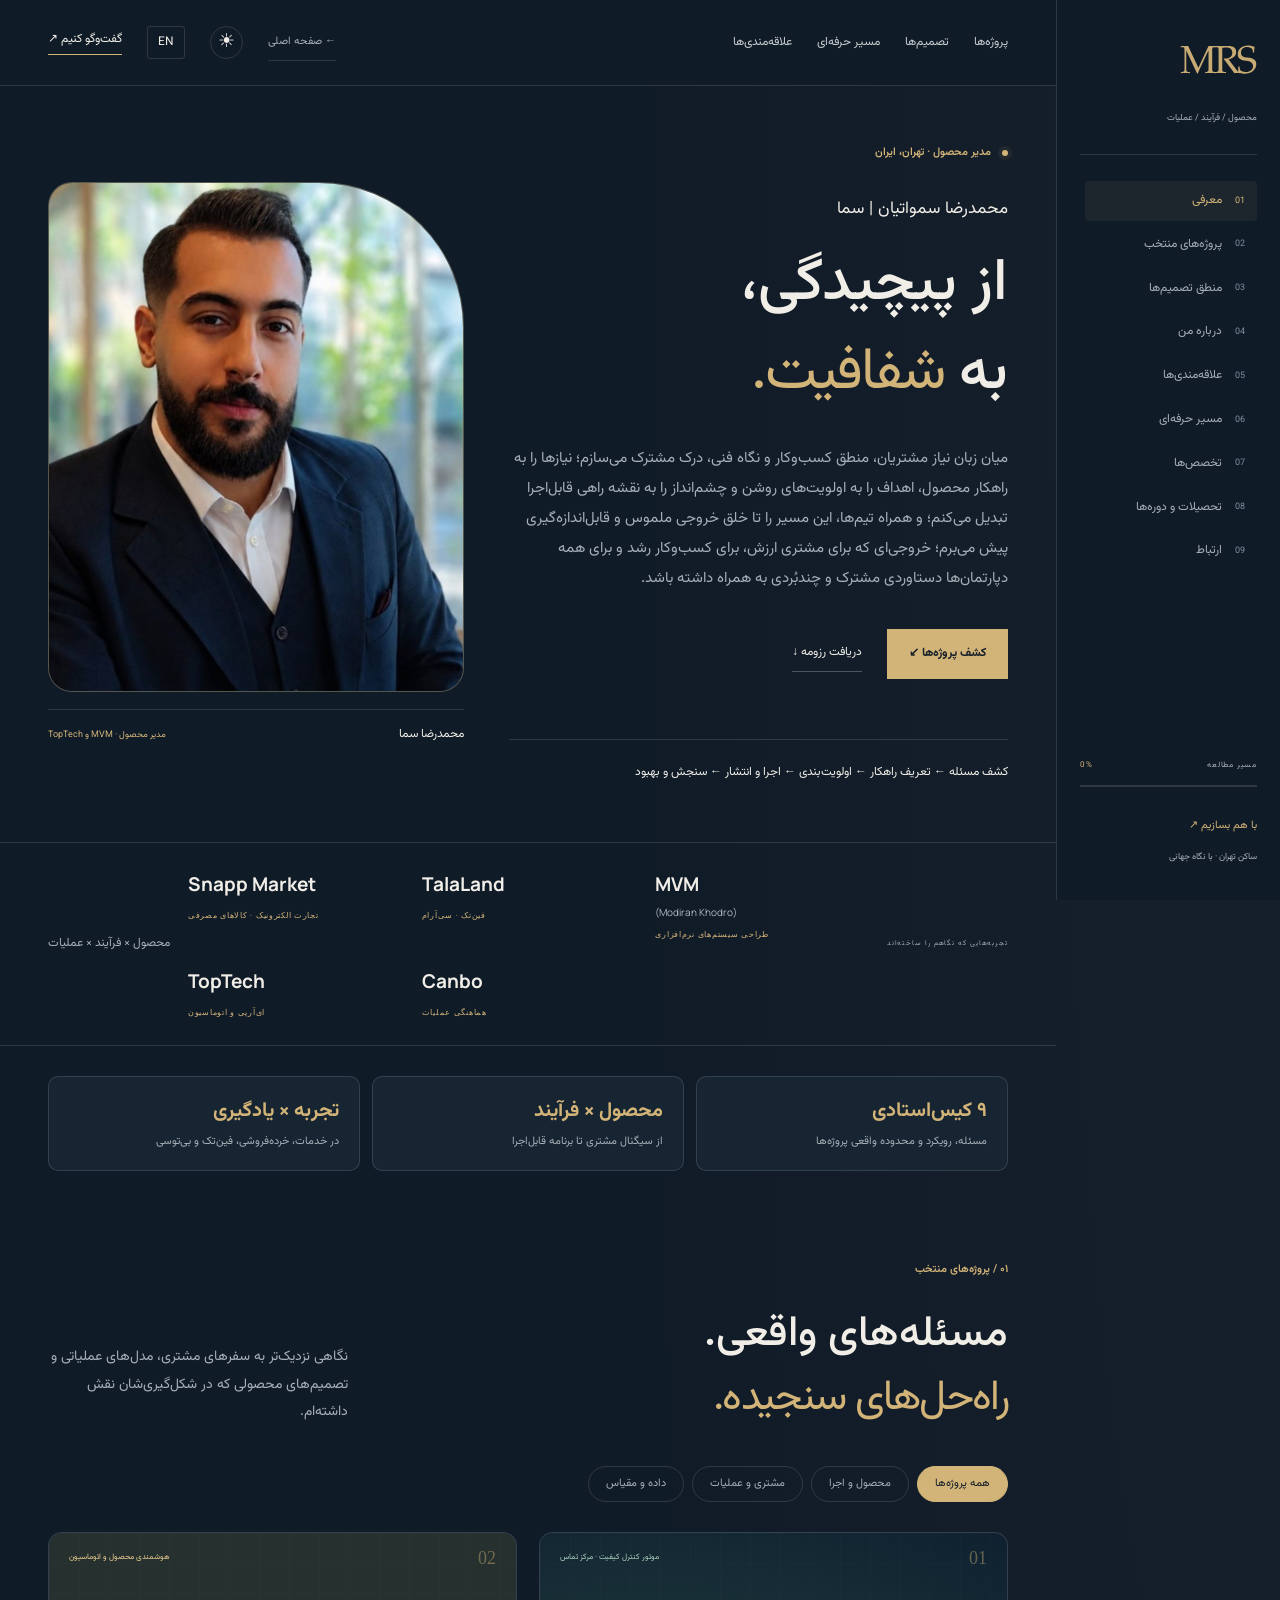
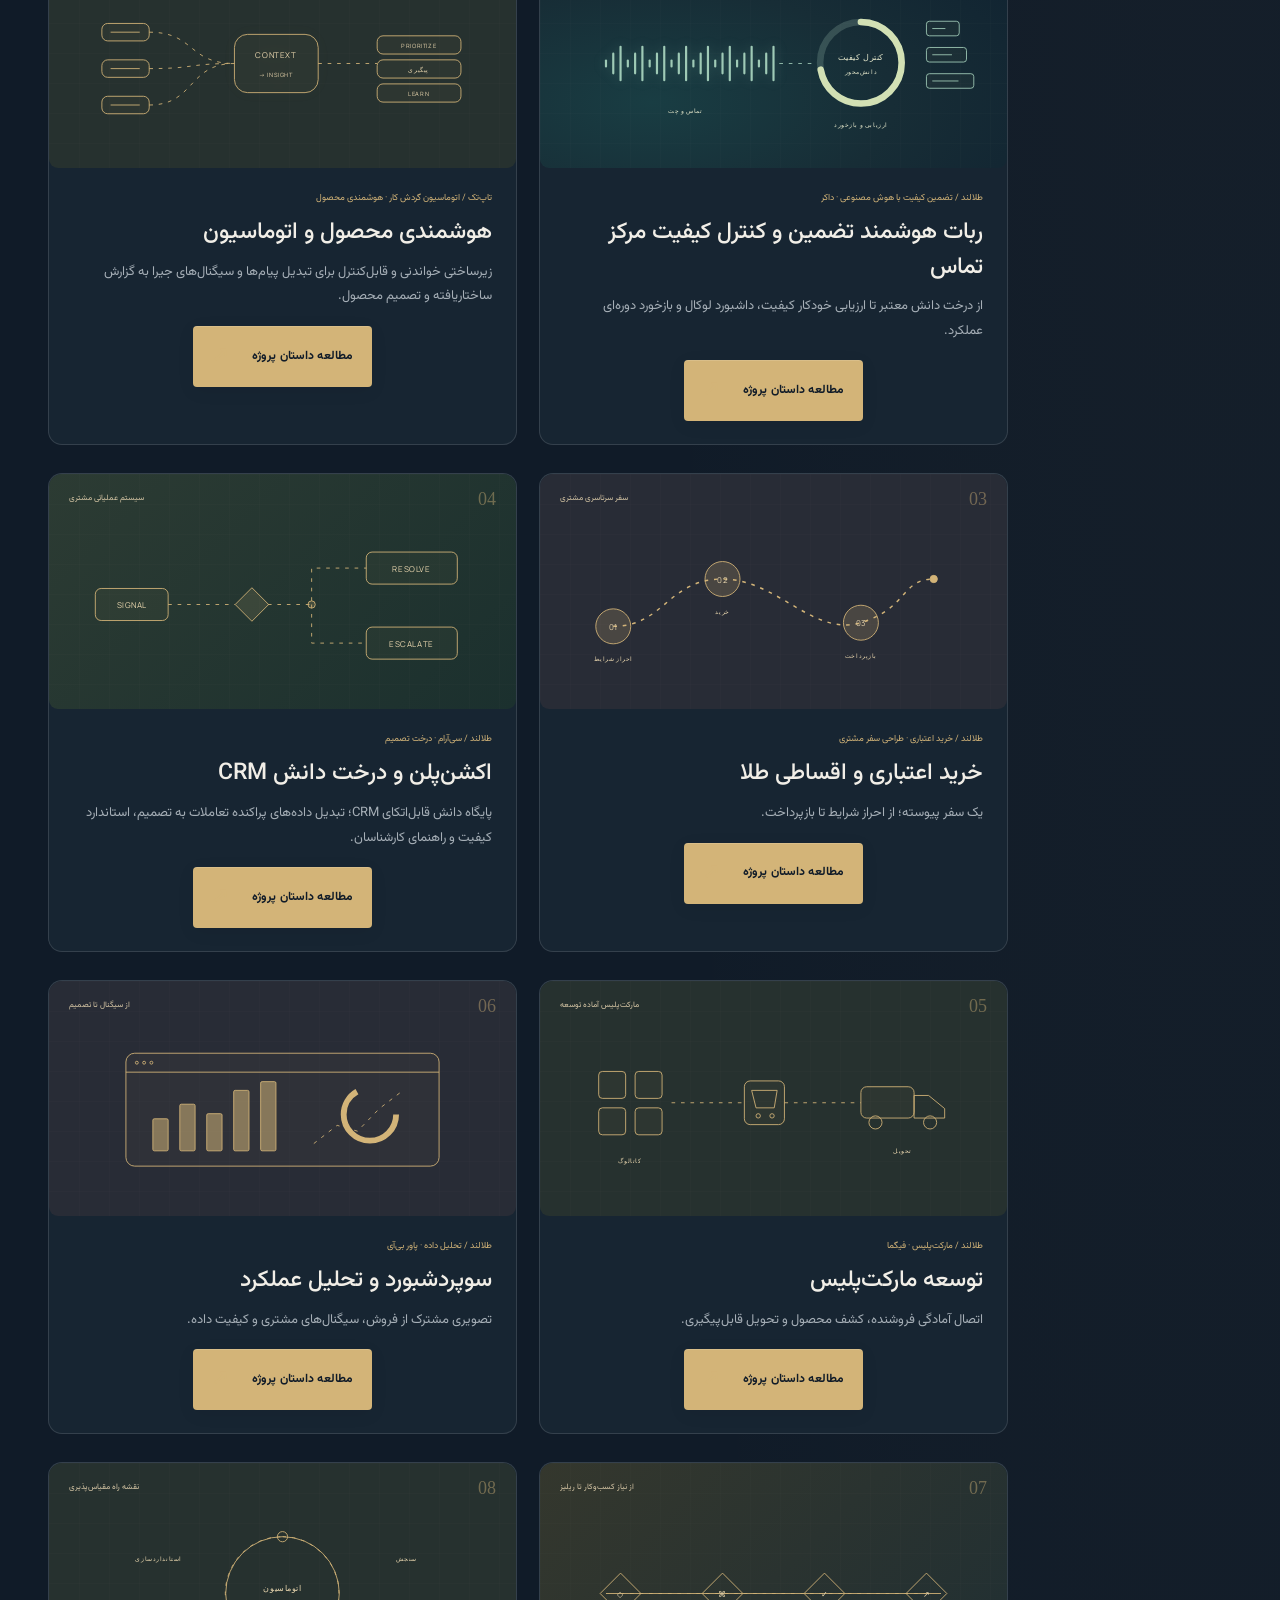
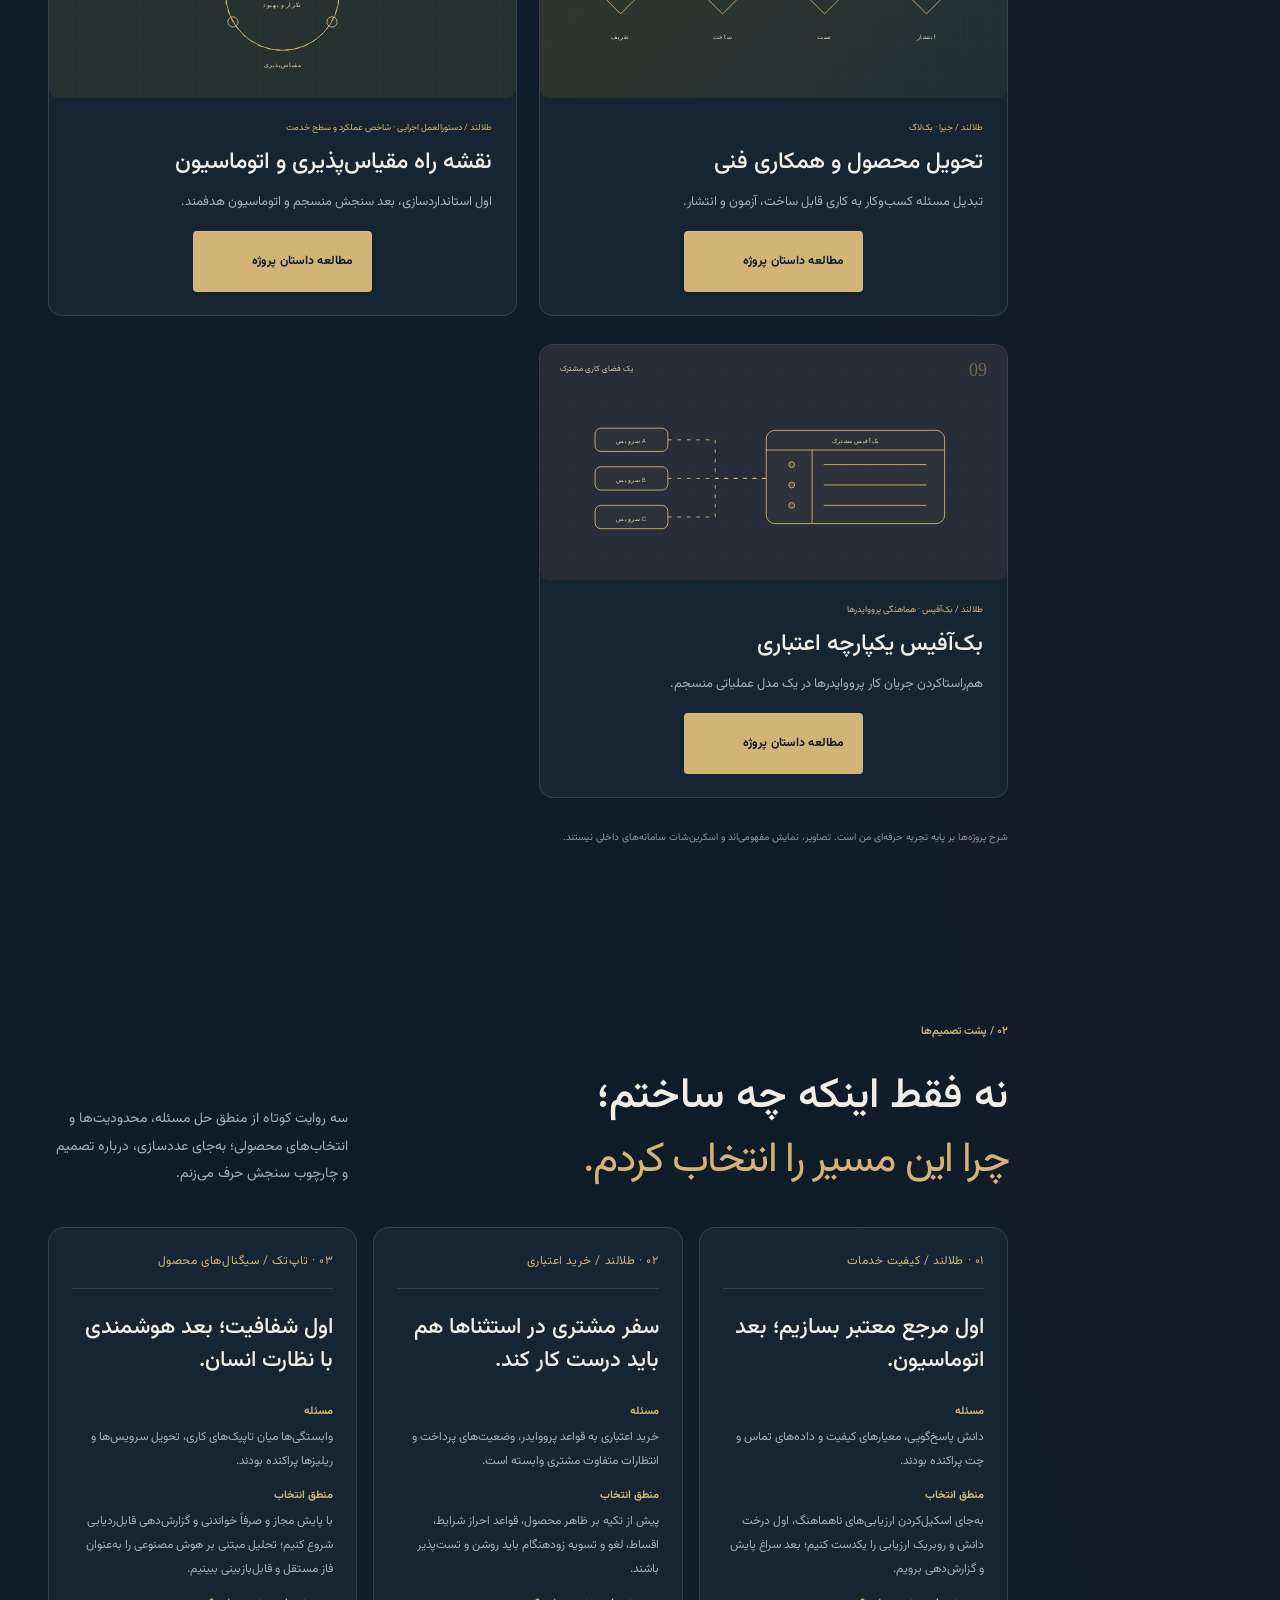
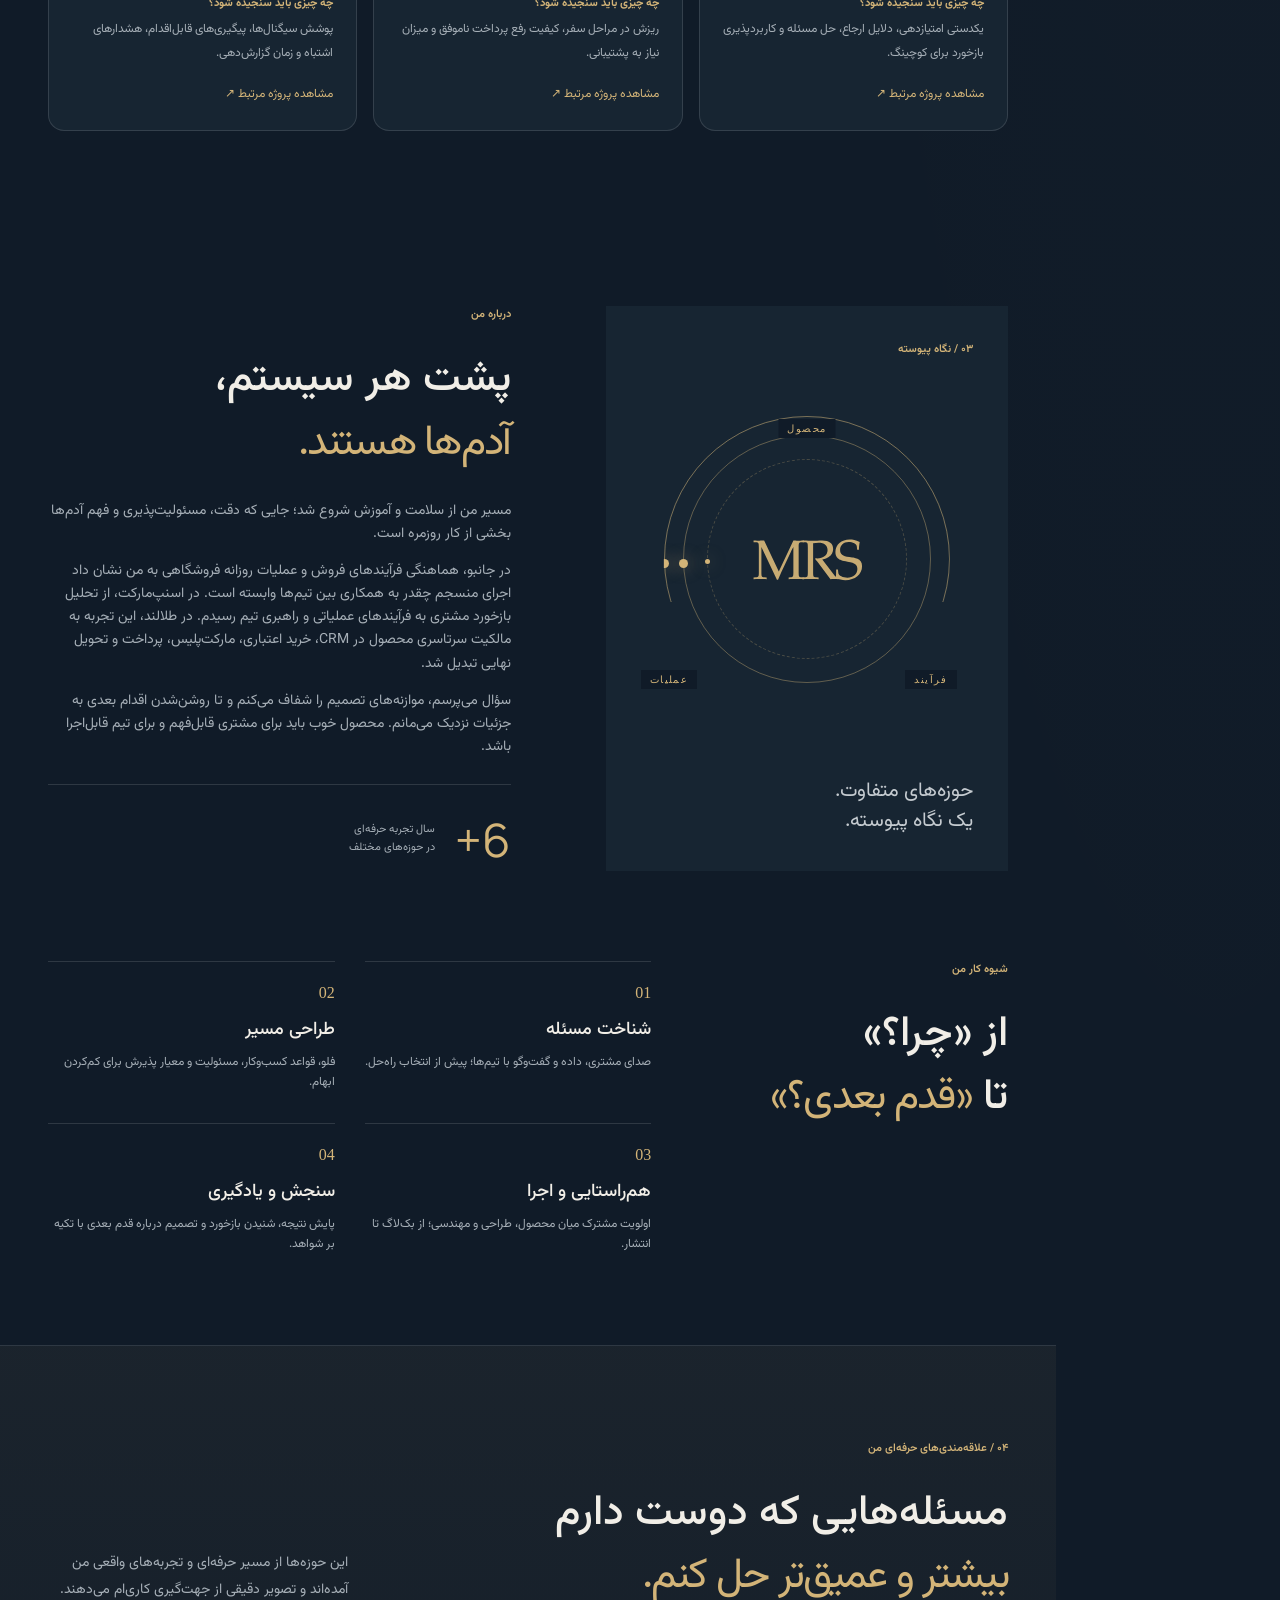
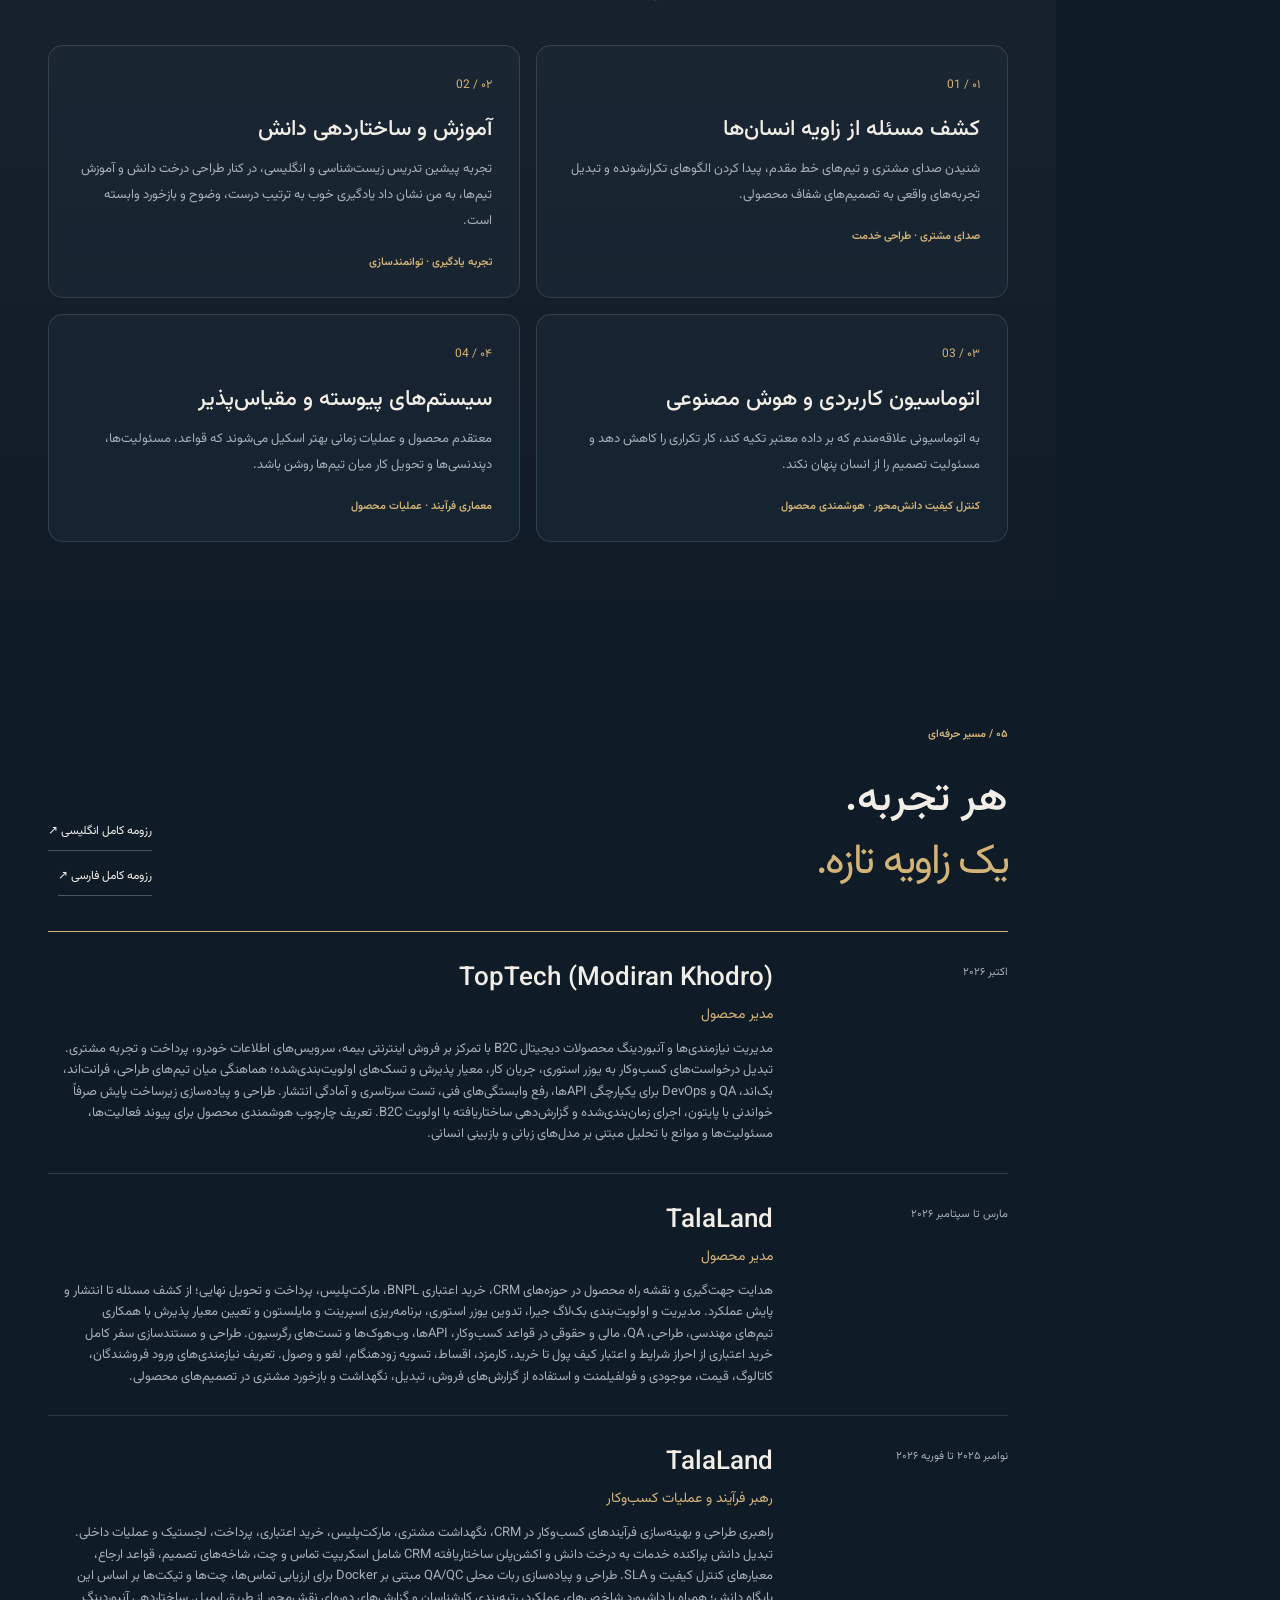
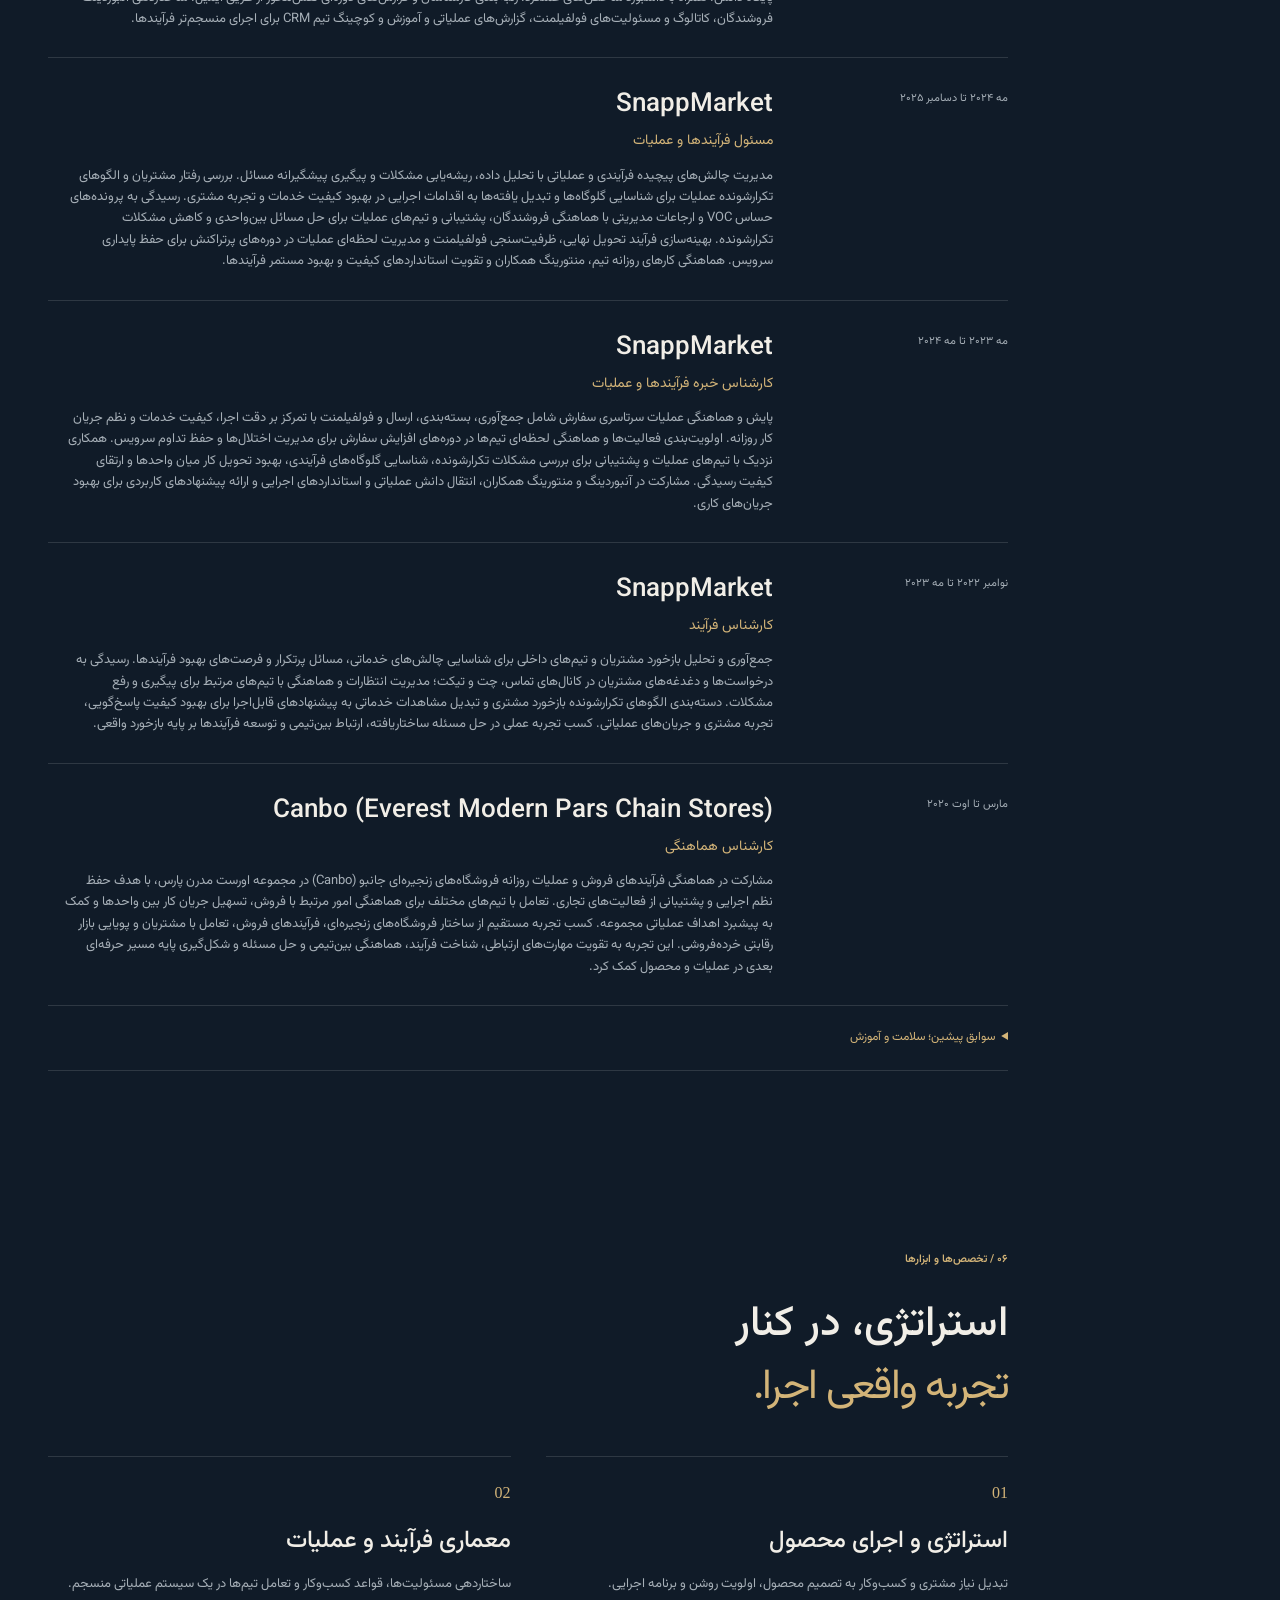
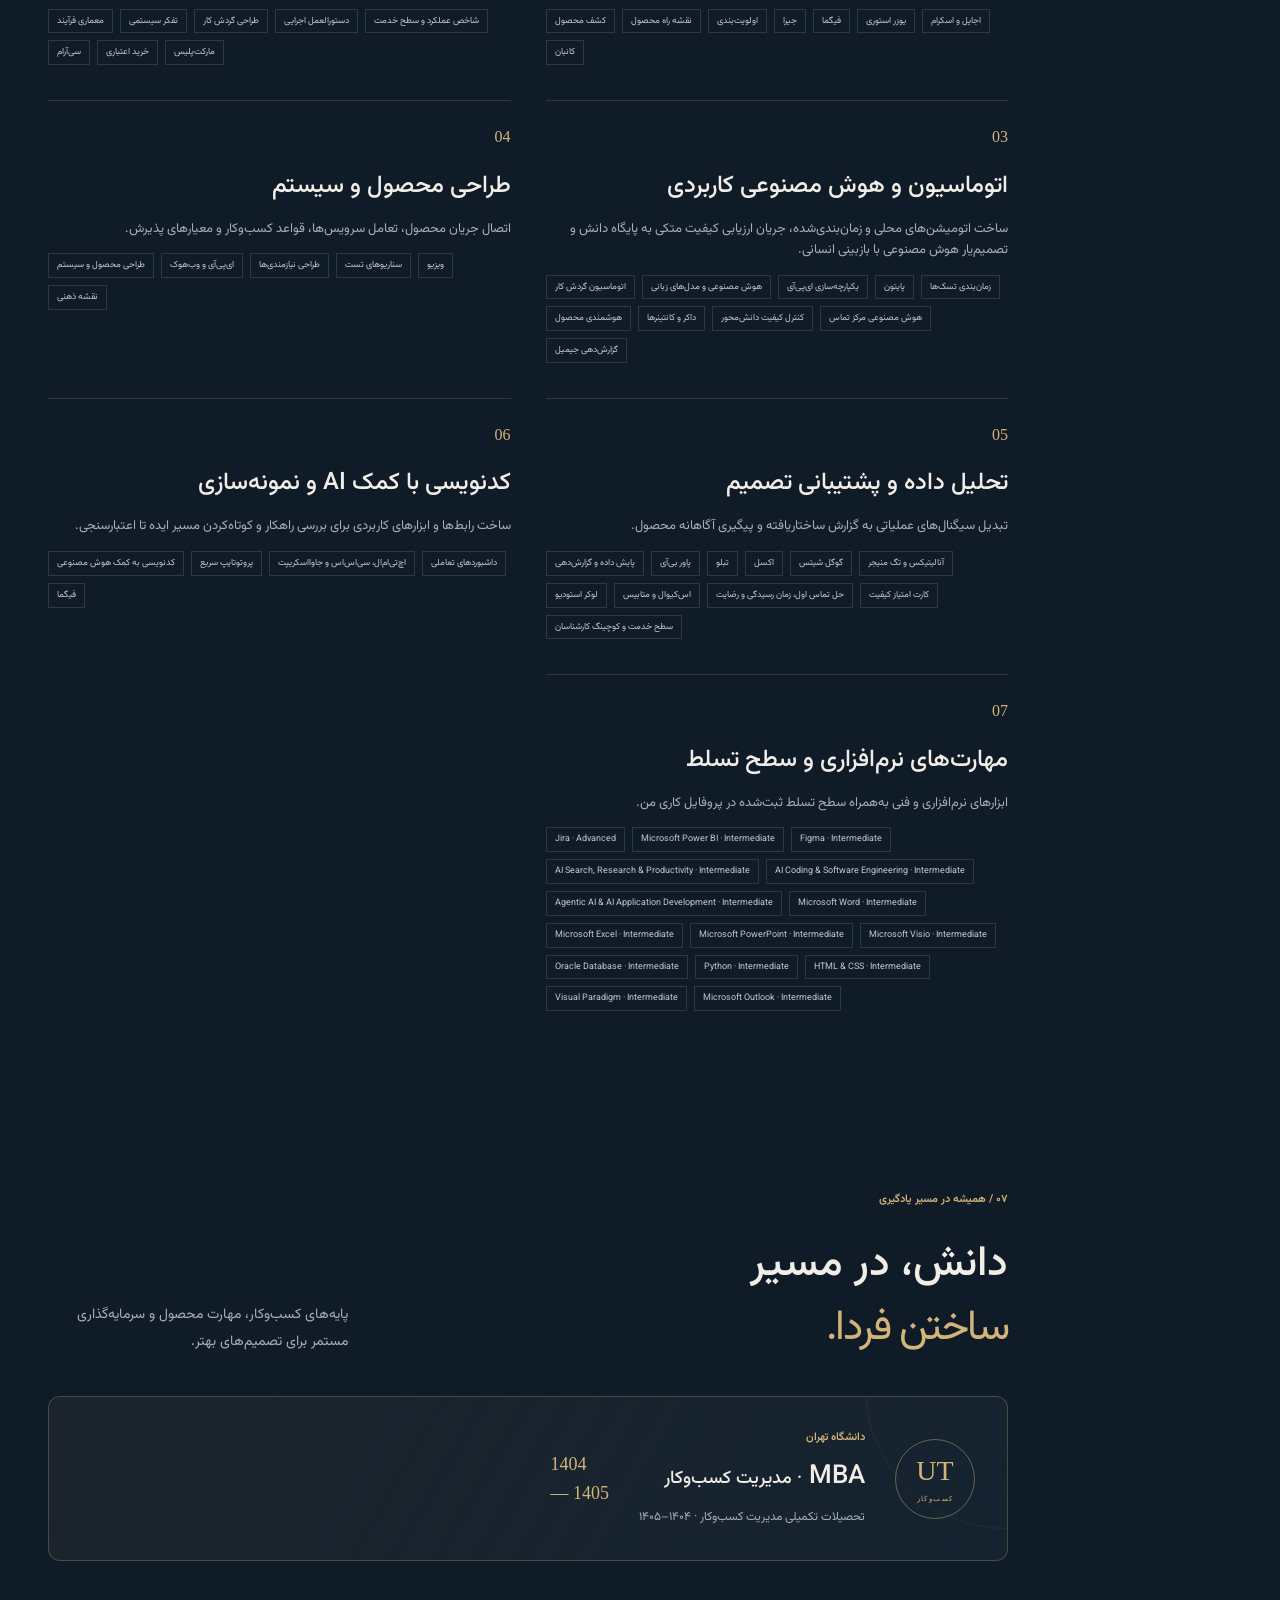
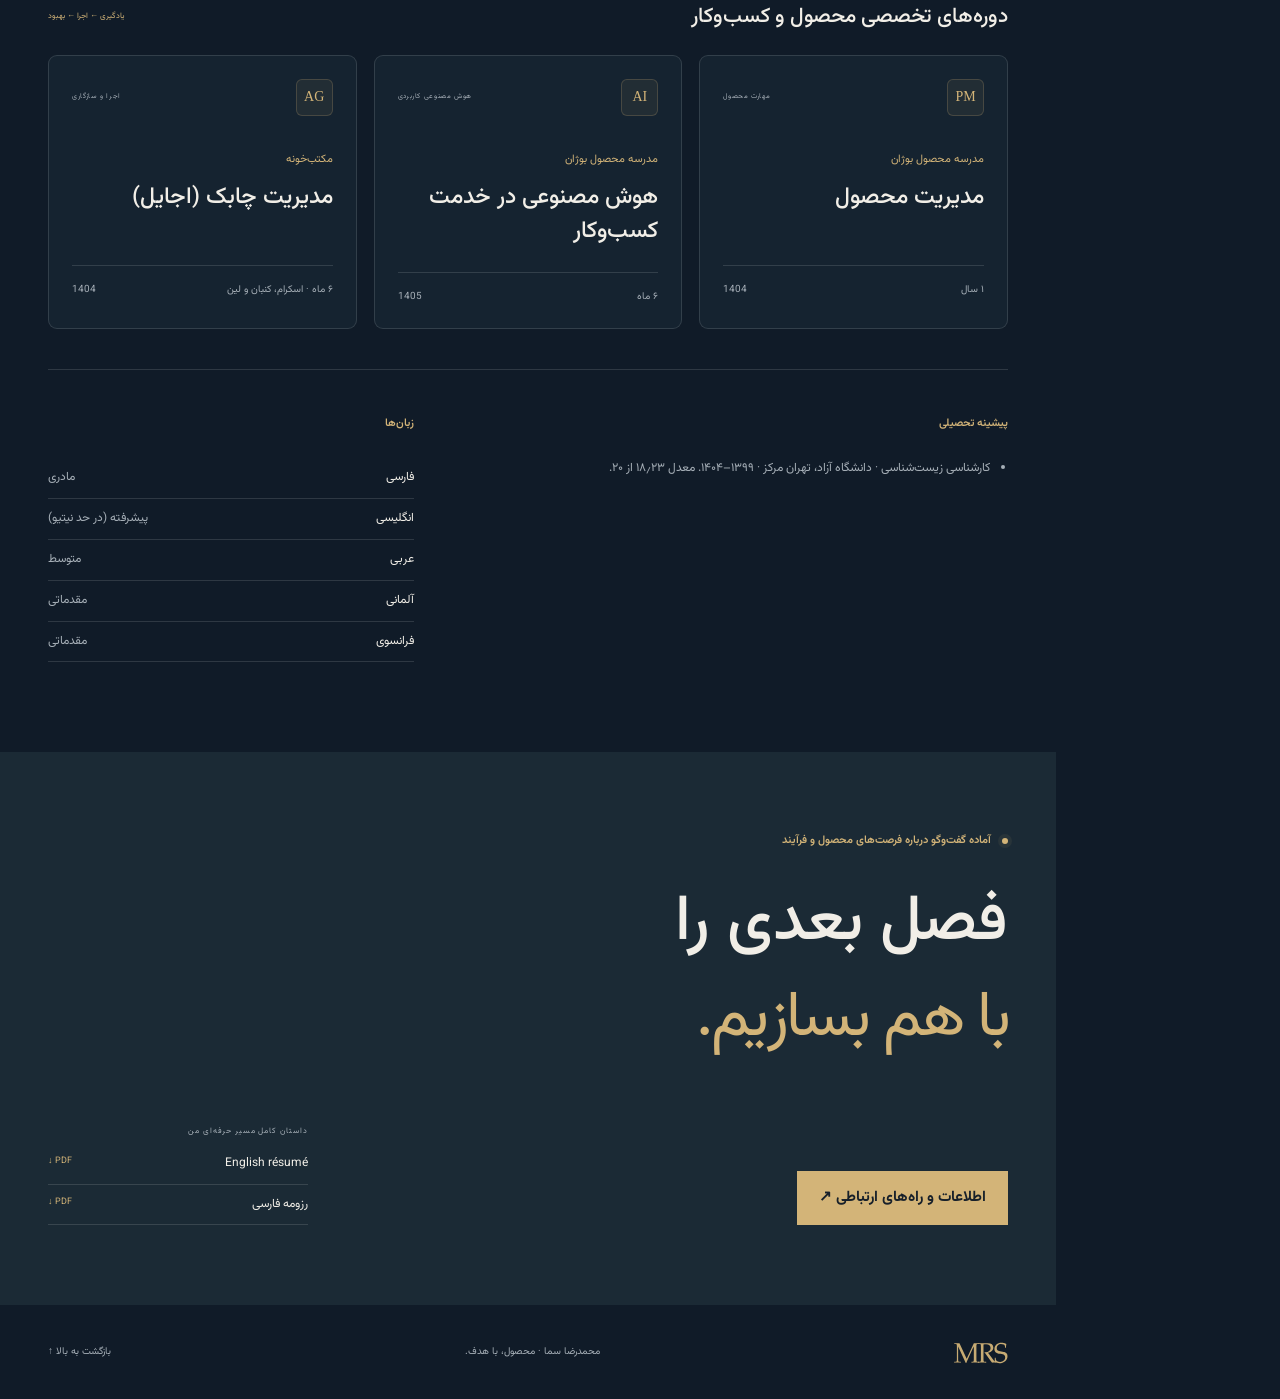
<file: portfolio/index.html>
<!doctype html>
<html lang="en" dir="ltr"><head><meta charset="utf-8"><meta name="viewport" content="width=device-width,initial-scale=1"><meta name="theme-color" content="#101b28"><title>MohammadReza Sama — Product Manager</title><meta name="description" content="MohammadReza Sama: Product Manager connecting product strategy, operational systems, and measurable outcomes. Explore work across BNPL, CRM, marketplace, and analytics."><meta property="og:title" content="MohammadReza Sama — From complexity to clarity"><meta property="og:description" content="Product management · Product operations · Process optimization"><meta property="og:type" content="website"><meta property="og:image" content="https://mxowl.github.io/portrait.jpg?v=20261110new"><link rel="icon" href="../favicon.svg"><script>try{document.documentElement.dataset.theme=localStorage.getItem("sama-theme")||"dark"}catch(e){}</script><link rel="stylesheet" href="../style.css?v=20261103careerlinks"><link rel="stylesheet" href="../refresh-2026.css?v=20261110"><script src="app.js?v=20261111softwareskills" defer></script></head>
<body class="portfolio-page"><a href="#main" class="skip">Skip to content</a><div class="progress" aria-hidden="true"></div><aside class="sidebar" aria-label="Portfolio navigation"><a class="brand" href="#home" aria-label="Home"><img class="brand-mark" src="../monogram.svg?v=20261101" alt="MRS" width="110" height="70"></a><div class="sidebar-caption" data-en="PRODUCT / PROCESS / OPERATIONS" data-fa="محصول / فرآیند / عملیات"></div><nav class="side-links" aria-label="Sections"></nav><div class="reading"><span data-en="YOUR JOURNEY" data-fa="مسیر مطالعه"></span><b id="reading-percent">0%</b><div class="reading-track"><i></i></div></div><a class="side-contact" href="../links/#contact" data-en="Let’s build something ↗" data-fa="با هم بسازیم ↗"></a><span class="side-location" data-en="BASED IN TEHRAN · THINKING GLOBALLY" data-fa="ساکن تهران · با نگاه جهانی"></span></aside><header><a class="brand" href="#home" aria-label="MohammadReza Sama home"><img class="brand-mark" src="../monogram.svg?v=20261101" alt="MRS" width="110" height="70"></a><nav class="top-nav" aria-label="Main navigation"><a href="#work" data-en="Selected work" data-fa="پروژه‌ها"></a><a href="#thinking" data-en="Decisions" data-fa="تصمیم‌ها"></a><a href="#experience" data-en="Experience" data-fa="مسیر حرفه‌ای"></a><a href="#focus" data-en="My focus" data-fa="علاقه‌مندی‌ها"></a></nav><div class="nav-actions"><a class="site-back" href="../" data-en="← Home" data-fa="← صفحه اصلی"></a><button id="theme" aria-label="Switch color theme" title="Switch color theme">☀</button><button id="language" aria-label="Switch to Persian">فارسی</button><a class="nav-contact" href="#contact" data-en="Let’s talk ↗" data-fa="گفت‌وگو کنیم ↗"></a><button id="menu" aria-label="Open menu" aria-expanded="false">☰</button></div></header>
<main id="main"><section class="hero wrap" id="home"><div class="hero-copy"><p class="eyebrow"><span class="dot"></span><span data-en="PRODUCT MANAGER · TEHRAN, IRAN" data-fa="مدیر محصول · تهران، ایران"></span></p><p class="name" data-en="MohammadReza Sama" data-fa="محمدرضا سمواتیان | سما"></p><h1 data-en="Turning complexity<br>into <em>clarity.</em>" data-fa="از پیچیدگی،<br>به <em>شفافیت.</em>"></h1><p class="intro" data-en="I build shared understanding across customer needs, business goals, and technical perspectives. I turn needs into product solutions, goals into clear priorities, and vision into an actionable roadmap—working with teams to deliver measurable outcomes that create customer value, business growth, and shared wins across departments." data-fa="میان زبان نیاز مشتریان، منطق کسب‌وکار و نگاه فنی، درک مشترک می‌سازم؛ نیازها را به راهکار محصول، اهداف را به اولویت‌های روشن و چشم‌انداز را به نقشه راهی قابل‌اجرا تبدیل می‌کنم؛ و همراه تیم‌ها، این مسیر را تا خلق خروجی ملموس و قابل‌اندازه‌گیری پیش می‌برم؛ خروجی‌ای که برای مشتری ارزش، برای کسب‌وکار رشد و برای همه دپارتمان‌ها دستاوردی مشترک و چندبُردی به همراه داشته باشد."></p><div class="actions"><a class="button gold" href="#work" data-en="Explore my work ↘" data-fa="کشف پروژه‌ها ↙"></a><a class="text-link" href="../resume-en.pdf?v=20261103process" id="hero-resume" target="_blank" data-en="Download résumé ↓" data-fa="دریافت رزومه ↓"></a></div><div class="hero-foot process-foot" data-en="Discover → Define → Prioritize → Deliver &amp; release → Measure &amp; improve" data-fa="کشف مسئله ← تعریف راهکار ← اولویت‌بندی ← اجرا و انتشار ← سنجش و بهبود"></div></div><div class="portrait-block"><div class="portrait-frame"><img src="../portrait.jpg?v=20261110new" alt="MohammadReza Sama" width="1536" height="1536" fetchpriority="high"><div class="portrait-shade"></div></div><div class="portrait-credit"><span data-en="MohammadReza Sama" data-fa="محمدرضا سما"></span><span data-en="Product Manager · MVM &amp; TopTech" data-fa="مدیر محصول · MVM و TopTech"></span></div></div></section>
<div class="trust wrap"><span data-en="EXPERIENCE THAT SHAPES MY THINKING" data-fa="تجربه‌هایی که نگاهم را ساخته‌اند"></span><div class="company-list"><strong>Snapp Market<span data-en="E-COMMERCE · FMCG" data-fa="تجارت الکترونیک · کالاهای مصرفی">E-COMMERCE · FMCG</span></strong><strong>TalaLand<span data-en="FINTECH · CRM" data-fa="فین‌تک · سی‌آرام">FINTECH · CRM</span></strong><strong>MVM <small>(Modiran Khodro)</small><span data-en="Software System Design" data-fa="طراحی سیستم‌های نرم‌افزاری">Software System Design</span></strong><strong>TopTech<span data-en="ERP &amp; Automation" data-fa="ای‌آرپی و اتوماسیون">ERP &amp; Automation</span></strong><strong>Canbo<span data-en="Operation Coordinations" data-fa="هماهنگی عملیات">Operation Coordinations</span></strong></div><p data-en="Product × Process × Operations" data-fa="محصول × فرآیند × عملیات"></p></div>
<div class="proof-strip wrap" aria-label="Experience at a glance"><div><strong data-en="9 case stories" data-fa="۹ کیس‌استادی">9 case stories</strong><span data-en="Documented problems, approaches and scope" data-fa="مسئله، رویکرد و محدوده واقعی پروژه‌ها">Documented problems, approaches and scope</span></div><div><strong data-en="Product × Process" data-fa="محصول × فرآیند">Product × Process</strong><span data-en="From customer signals to executable delivery" data-fa="از سیگنال مشتری تا برنامه قابل‌اجرا">From customer signals to executable delivery</span></div><div><strong data-en="Experience × Learning" data-fa="تجربه × یادگیری">Experience × Learning</strong><span data-en="Across services, retail, fintech and B2C" data-fa="در خدمات، خرده‌فروشی، فین‌تک و بی‌تو‌سی">Across services, retail, fintech and B2C</span></div></div>
<section class="section wrap" id="work"><div class="section-head"><div><p class="eyebrow" data-en="01 / SELECTED WORK" data-fa="۰۱ / پروژه‌های منتخب"></p><h2 data-en="Real problems.<br><em>Thoughtful systems.</em>" data-fa="مسئله‌های واقعی.<br><em>راه‌حل‌های سنجیده.</em>"></h2></div><p data-en="A closer look at the journeys, operating models, and product decisions I’ve helped shape." data-fa="نگاهی نزدیک‌تر به سفرهای مشتری، مدل‌های عملیاتی و تصمیم‌های محصولی که در شکل‌گیری‌شان نقش داشته‌ام."></p></div><div class="filters" role="group" aria-label="Filter projects"><button class="active" data-filter="all" data-en="All work" data-fa="همه پروژه‌ها"></button><button data-filter="product" data-en="Product & delivery" data-fa="محصول و اجرا"></button><button data-filter="operations" data-en="Customer & operations" data-fa="مشتری و عملیات"></button><button data-filter="data" data-en="Data & scale" data-fa="داده و مقیاس"></button></div><div id="projects" class="projects"></div><p class="fine" data-en="Project summaries reflect my professional experience. Visuals are conceptual representations, not screenshots of internal systems." data-fa="شرح پروژه‌ها بر پایه تجربه حرفه‌ای من است. تصاویر، نمایش مفهومی‌اند و اسکرین‌شات سامانه‌های داخلی نیستند."></p></section>


<section class="section wrap story-section" id="thinking" aria-labelledby="thinking-title">
  <div class="section-head"><div><p class="eyebrow" data-en="02 / BEHIND THE DECISIONS" data-fa="۰۲ / پشت تصمیم‌ها">02 / BEHIND THE DECISIONS</p><h2 id="thinking-title" data-en="Not just what I built.<br><em>Why the path mattered.</em>" data-fa="نه فقط اینکه چه ساختم؛<br><em>چرا این مسیر را انتخاب کردم.</em>">Not just what I built.<br><em>Why the path mattered.</em></h2></div><p data-en="Three decision stories connect real constraints with product reasoning. They are qualitative—not substitutes for verified before-and-after metrics." data-fa="سه روایت کوتاه از منطق حل مسئله، محدودیت‌ها و انتخاب‌های محصولی؛ به‌جای عددسازی، درباره تصمیم و چارچوب سنجش حرف می‌زنم.">Three decision stories connect real constraints with product reasoning. They are qualitative—not substitutes for verified before-and-after metrics.</p></div>
  <div class="story-grid">
    <article class="story-card"><span class="story-index" data-en="01 · TALALAND / SERVICE QUALITY" data-fa="۰۱ · طلالند / کیفیت خدمات">01 · TALALAND / SERVICE QUALITY</span><h3 data-en="Build a reliable source of truth before automating." data-fa="اول مرجع معتبر بسازیم؛ بعد اتوماسیون.">Build a reliable source of truth before automating.</h3><dl><dt data-en="The problem" data-fa="مسئله">The problem</dt><dd data-en="Customer conversations, quality criteria and operational knowledge were scattered." data-fa="دانش پاسخ‌گویی، معیارهای کیفیت و داده‌های تماس و چت پراکنده بودند.">Customer conversations, quality criteria and operational knowledge were scattered.</dd><dt data-en="The reasoning" data-fa="منطق انتخاب">The reasoning</dt><dd data-en="Instead of scaling inconsistent reviews, structure the knowledge tree and evaluation rubrics first; then add quality workflows and reports." data-fa="به‌جای اسکیل‌کردن ارزیابی‌های ناهماهنگ، اول درخت دانش و روبریک ارزیابی را یکدست کنیم؛ بعد سراغ پایش و گزارش‌دهی برویم.">Instead of scaling inconsistent reviews, structure the knowledge tree and evaluation rubrics first; then add quality workflows and reports.</dd><dt data-en="What to measure" data-fa="چه چیزی باید سنجیده شود؟">What to measure</dt><dd data-en="Review consistency, escalation reasons, resolution signals and coaching usefulness." data-fa="یکدستی امتیازدهی، دلایل ارجاع، حل مسئله و کاربردپذیری بازخورد برای کوچینگ.">Review consistency, escalation reasons, resolution signals and coaching usefulness.</dd></dl><a href="#work" data-en="Open related project ↗" data-fa="مشاهده پروژه مرتبط ↗">Open related project ↗</a></article>
    <article class="story-card"><span class="story-index" data-en="02 · TALALAND / BNPL" data-fa="۰۲ · طلالند / خرید اعتباری">02 · TALALAND / BNPL</span><h3 data-en="An end-to-end journey must work at its exceptions." data-fa="سفر مشتری در استثناها هم باید درست کار کند.">An end-to-end journey must work at its exceptions.</h3><dl><dt data-en="The problem" data-fa="مسئله">The problem</dt><dd data-en="Credit purchase crosses provider rules, payment states and multiple customer expectations." data-fa="خرید اعتباری به قواعد پرووایدر، وضعیت‌های پرداخت و انتظارات متفاوت مشتری وابسته است.">Credit purchase crosses provider rules, payment states and multiple customer expectations.</dd><dt data-en="The reasoning" data-fa="منطق انتخاب">The reasoning</dt><dd data-en="Make eligibility, installment rules, cancellation and early repayment explicit before relying on a polished interface." data-fa="پیش از تکیه بر ظاهر محصول، قواعد احراز شرایط، اقساط، لغو و تسویه زودهنگام باید روشن و تست‌پذیر باشند.">Make eligibility, installment rules, cancellation and early repayment explicit before relying on a polished interface.</dd><dt data-en="What to measure" data-fa="چه چیزی باید سنجیده شود؟">What to measure</dt><dd data-en="Step-level drop-off, failed-payment resolution and support demand." data-fa="ریزش در مراحل سفر، کیفیت رفع پرداخت ناموفق و میزان نیاز به پشتیبانی.">Step-level drop-off, failed-payment resolution and support demand.</dd></dl><a href="#work" data-en="Open related project ↗" data-fa="مشاهده پروژه مرتبط ↗">Open related project ↗</a></article>
    <article class="story-card"><span class="story-index" data-en="03 · TOPTECH / PRODUCT SIGNALS" data-fa="۰۳ · تاپ‌تک / سیگنال‌های محصول">03 · TOPTECH / PRODUCT SIGNALS</span><h3 data-en="Visibility before prediction; people stay in control." data-fa="اول شفافیت؛ بعد هوشمندی با نظارت انسان.">Visibility before prediction; people stay in control.</h3><dl><dt data-en="The problem" data-fa="مسئله">The problem</dt><dd data-en="Dependencies were spread across work topics, service handoffs and releases." data-fa="وابستگی‌ها میان تاپیک‌های کاری، تحویل سرویس‌ها و ریلیزها پراکنده بودند.">Dependencies were spread across work topics, service handoffs and releases.</dd><dt data-en="The reasoning" data-fa="منطق انتخاب">The reasoning</dt><dd data-en="Start with authorized read-only collection and traceable reporting; make AI-assisted interpretation a separate, reviewable stage." data-fa="با پایش مجاز و صرفاً خواندنی و گزارش‌دهی قابل‌ردیابی شروع کنیم؛ تحلیل مبتنی بر هوش مصنوعی را به‌عنوان فاز مستقل و قابل‌بازبینی ببینیم.">Start with authorized read-only collection and traceable reporting; make AI-assisted interpretation a separate, reviewable stage.</dd><dt data-en="What to measure" data-fa="چه چیزی باید سنجیده شود؟">What to measure</dt><dd data-en="Signal coverage, actionable follow-ups, false positives and reporting effort." data-fa="پوشش سیگنال‌ها، پیگیری‌های قابل‌اقدام، هشدارهای اشتباه و زمان گزارش‌دهی.">Signal coverage, actionable follow-ups, false positives and reporting effort.</dd></dl><a href="#work" data-en="Open related project ↗" data-fa="مشاهده پروژه مرتبط ↗">Open related project ↗</a></article>
  </div>
</section>

<section class="section wrap about" id="about"><div class="about-art"><span class="eyebrow" data-en="02 / CONNECTED THINKING" data-fa="۰۳ / نگاه پیوسته">02 / CONNECTED THINKING</span><div class="orbit identity-orbit" role="img" aria-label="MRS — Product, Process, Operations"><div class="orbit-track orbit-a"><i></i></div><div class="orbit-track orbit-b"><i></i></div><div class="orbit-track orbit-c"><i></i></div><span class="orbit-word word-product" data-en="PRODUCT" data-fa="محصول">PRODUCT</span><span class="orbit-word word-process" data-en="PROCESS" data-fa="فرآیند">PROCESS</span><span class="orbit-word word-operations" data-en="OPERATIONS" data-fa="عملیات">OPERATIONS</span><img src="../monogram.svg?v=20261101" alt="" width="150" height="95"></div><p data-en="Different disciplines.<br>One connected perspective." data-fa="حوزه‌های متفاوت.<br>یک نگاه پیوسته."></p></div><div><p class="eyebrow" data-en="ABOUT ME" data-fa="درباره من"></p><h2 data-en="Behind every system,<br><em>there are people.</em>" data-fa="پشت هر سیستم،<br><em>آدم‌ها هستند.</em>"></h2><p data-en="My path began in healthcare and education—where precision, responsibility, and understanding people are part of the everyday work." data-fa="مسیر من از سلامت و آموزش شروع شد؛ جایی که دقت، مسئولیت‌پذیری و فهم آدم‌ها بخشی از کار روزمره است."></p><p data-en="At Canbo, I learned how retail sales and day-to-day operations depend on cross-team coordination. At SnappMarket, I moved from customer feedback into process operations and team leadership. At TalaLand, that foundation became end-to-end product ownership across CRM, BNPL, marketplace, payments, and last-mile." data-fa="در جانبو، هماهنگی فرآیندهای فروش و عملیات روزانه فروشگاهی به من نشان داد اجرای منسجم چقدر به همکاری بین تیم‌ها وابسته است. در اسنپ‌مارکت، از تحلیل بازخورد مشتری به فرآیندهای عملیاتی و راهبری تیم رسیدم. در طلالند، این تجربه به مالکیت سرتاسری محصول در CRM، خرید اعتباری، مارکت‌پلیس، پرداخت و تحویل نهایی تبدیل شد."></p><p data-en="I ask questions, make trade-offs explicit, and stay close to the details until the next action is clear. A good product should make sense to the customer—and work for the people delivering it." data-fa="سؤال می‌پرسم، موازنه‌های تصمیم را شفاف می‌کنم و تا روشن‌شدن اقدام بعدی به جزئیات نزدیک می‌مانم. محصول خوب باید برای مشتری قابل‌فهم و برای تیم قابل‌اجرا باشد."></p><div class="about-stat"><strong>6+</strong><span data-en="years of professional experience<br>across multiple disciplines" data-fa="سال تجربه حرفه‌ای<br>در حوزه‌های مختلف"></span></div></div></section>
<section class="wrap method"><div><p class="eyebrow" data-en="HOW I WORK" data-fa="شیوه کار من"></p><h2 data-en="From “why?”<br>to <em>“what’s next?”</em>" data-fa="از «چرا؟»<br>تا <em>«قدم بعدی؟»</em>"></h2></div><div id="steps" class="steps"></div></section>

<section class="focus-section" id="focus" aria-labelledby="focus-title"><div class="wrap">
<div class="section-head"><div><p class="eyebrow" data-en="04 / WHAT I CARE ABOUT" data-fa="۰۴ / علاقه‌مندی‌های حرفه‌ای من">04 / WHAT I CARE ABOUT</p><h2 id="focus-title" data-en="The problems I want<br><em>to keep exploring.</em>" data-fa="مسئله‌هایی که دوست دارم<br><em>بیشتر و عمیق‌تر حل کنم.</em>">The problems I want<br><em>to keep exploring.</em></h2></div><p data-en="These are professional interests shaped by my experience—not invented personal hobbies." data-fa="این حوزه‌ها از مسیر حرفه‌ای و تجربه‌های واقعی من آمده‌اند و تصویر دقیقی از جهت‌گیری کاری‌ام می‌دهند.">These are professional interests shaped by my experience—not invented personal hobbies.</p></div>
<div class="focus-grid">
 <article class="focus-card"><span class="focus-no">۰۱ / 01</span><h3 data-en="Human-centered product discovery" data-fa="کشف مسئله از زاویه انسان‌ها">Human-centered product discovery</h3><p data-en="Listening closely to customers and frontline teams, finding repeated friction and translating qualitative signals into clearer product decisions." data-fa="شنیدن صدای مشتری و تیم‌های خط مقدم، پیدا کردن الگوهای تکرارشونده و تبدیل تجربه‌های واقعی به تصمیم‌های شفاف محصولی.">Listening closely to customers and frontline teams, finding repeated friction and translating qualitative signals into clearer product decisions.</p><strong data-en="Customer voice · Service design" data-fa="صدای مشتری · طراحی خدمت">Customer voice · Service design</strong></article>
 <article class="focus-card"><span class="focus-no">۰۲ / 02</span><h3 data-en="Education and structured knowledge" data-fa="آموزش و ساختاردهی دانش">Education and structured knowledge</h3><p data-en="My earlier experience teaching biology and English, combined with later knowledge-tree and team-onboarding work, made clear how much useful learning depends on sequence, clarity and feedback." data-fa="تجربه پیشین تدریس زیست‌شناسی و انگلیسی، در کنار طراحی درخت دانش و آموزش تیم‌ها، به من نشان داد یادگیری خوب به ترتیب درست، وضوح و بازخورد وابسته است.">My earlier experience teaching biology and English, combined with later knowledge-tree and team-onboarding work, made clear how much useful learning depends on sequence, clarity and feedback.</p><strong data-en="Learning experience · Enablement" data-fa="تجربه یادگیری · توانمندسازی">Learning experience · Enablement</strong></article>
 <article class="focus-card"><span class="focus-no">۰۳ / 03</span><h3 data-en="Practical automation and applied AI" data-fa="اتوماسیون کاربردی و هوش مصنوعی">Practical automation and applied AI</h3><p data-en="I am interested in useful, explainable workflows built on dependable data—automation that reduces repetitive work without hiding responsibility." data-fa="به اتوماسیونی علاقه‌مندم که بر داده معتبر تکیه کند، کار تکراری را کاهش دهد و مسئولیت تصمیم را از انسان پنهان نکند.">I am interested in useful, explainable workflows built on dependable data—automation that reduces repetitive work without hiding responsibility.</p><strong data-en="Knowledge-based QA · Product intelligence" data-fa="کنترل کیفیت دانش‌محور · هوشمندی محصول">Knowledge-based QA · Product intelligence</strong></article>
 <article class="focus-card"><span class="focus-no">۰۴ / 04</span><h3 data-en="Connected systems that can scale" data-fa="سیستم‌های پیوسته و مقیاس‌پذیر">Connected systems that can scale</h3><p data-en="Product and operations become stronger when rules, ownership, dependencies and handoffs are clear enough for teams to grow without accumulating avoidable complexity." data-fa="معتقدم محصول و عملیات زمانی بهتر اسکیل می‌شوند که قواعد، مسئولیت‌ها، دپندنسی‌ها و تحویل کار میان تیم‌ها روشن باشد.">Product and operations become stronger when rules, ownership, dependencies and handoffs are clear enough for teams to grow without accumulating avoidable complexity.</p><strong data-en="Process architecture · Product operations" data-fa="معماری فرآیند · عملیات محصول">Process architecture · Product operations</strong></article>
</div></div></section>

<section class="section wrap" id="experience"><div class="section-head"><div><p class="eyebrow" data-en="05 / THE JOURNEY" data-fa="۰۵ / مسیر حرفه‌ای"></p><h2 data-en="Every chapter.<br><em>A wider perspective.</em>" data-fa="هر تجربه.<br><em>یک زاویه تازه.</em>"></h2></div><div class="experience-resume-links"><a class="text-link" href="../resume-en.pdf?v=20261103process" target="_blank" rel="noopener noreferrer" data-en="Full English résumé ↗" data-fa="رزومه کامل انگلیسی ↗"></a><a class="text-link" href="../resume-fa.pdf?v=20261103process" target="_blank" rel="noopener noreferrer" data-en="Full Persian résumé ↗" data-fa="رزومه کامل فارسی ↗"></a></div></div><div id="timeline"></div><details class="earlier"><summary data-en="Earlier experience: healthcare & education" data-fa="سوابق پیشین؛ سلامت و آموزش"></summary><div id="earlier"></div></details></section>
<section class="section wrap" id="expertise"><div class="section-head"><div><p class="eyebrow" data-en="06 / THE TOOLKIT" data-fa="۰۶ / تخصص‌ها و ابزارها"></p><h2 data-en="Strategy meets<br><em>hands-on execution.</em>" data-fa="استراتژی، در کنار<br><em>تجربه واقعی اجرا.</em>"></h2></div></div><div id="skills" class="skills"></div></section><section class="section wrap education-section" id="education"><div class="section-head"><div><p class="eyebrow" data-en="07 / ALWAYS A STUDENT" data-fa="۰۷ / همیشه در مسیر یادگیری"></p><h2 data-en="Knowledge, turned<br>into <em>possibility.</em>" data-fa="دانش، در مسیر<br><em>ساختن فردا.</em>"></h2></div><p data-en="Business foundations. Product craft. A continuing investment in better decisions." data-fa="پایه‌های کسب‌وکار، مهارت محصول و سرمایه‌گذاری مستمر برای تصمیم‌های بهتر."></p></div><div class="academic-card"><span class="academic-seal" aria-hidden="true">UT<span data-en="BUSINESS" data-fa="کسب‌وکار">BUSINESS</span></span><div><p class="eyebrow" data-en="UNIVERSITY OF TEHRAN" data-fa="دانشگاه تهران"></p><h3>MBA <span data-en="· Business Administration" data-fa="· مدیریت کسب‌وکار"></span></h3><p data-en="Graduate-level business education · 1404–1405 SH" data-fa="تحصیلات تکمیلی مدیریت کسب‌وکار · ۱۴۰۴–۱۴۰۵"></p></div><span class="academic-year">1404<br>— 1405</span></div><div class="course-heading"><h3 data-en="Product & professional learning" data-fa="دوره‌های تخصصی محصول و کسب‌وکار"></h3><span data-en="LEARN → APPLY → REFINE" data-fa="یادگیری ← اجرا ← بهبود"></span></div><div id="courses" class="courses"></div><div class="learning"><div><p class="eyebrow" data-en="ACADEMIC FOUNDATIONS" data-fa="پیشینه تحصیلی"></p><ul id="education-list"></ul></div><div><p class="eyebrow" data-en="LANGUAGES" data-fa="زبان‌ها"></p><div id="languages"></div></div></div></section><section class="contact" id="contact"><div class="wrap"><p class="eyebrow"><span class="dot"></span><span data-en="OPEN TO PRODUCT & PROCESS OPPORTUNITIES" data-fa="آماده گفت‌وگو درباره فرصت‌های محصول و فرآیند"></span></p><h2 data-en="Let’s make the<br><em>next thing matter.</em>" data-fa="فصل بعدی را<br><em>با هم بسازیم.</em>"></h2><div class="contact-bottom"><div><a class="button gold contact-information" href="../links/#contact" data-en="Contact information ↗" data-fa="اطلاعات و راه‌های ارتباطی ↗"></a></div><div class="resume-box"><span data-en="TAKE THE FULL STORY WITH YOU" data-fa="داستان کامل مسیر حرفه‌ای من"></span><a href="../resume-en.pdf?v=20261103process" download>English résumé <b>PDF ↓</b></a><a href="../resume-fa.pdf?v=20261103process" download>رزومه فارسی <b>PDF ↓</b></a></div></div></div></section></main>
<footer class="wrap"><a class="brand" href="#home"><img class="brand-mark" src="../monogram.svg?v=20261101" alt="MRS" width="110" height="70"></a><span data-en="MohammadReza Sama · Product, with purpose." data-fa="محمدرضا سما · محصول، با هدف."></span><a href="#home" data-en="Back to top ↑" data-fa="بازگشت به بالا ↑"></a></footer><dialog id="case"><div class="dialog-top"><span data-en="PROJECT SPOTLIGHT" data-fa="نگاهی نزدیک‌تر به پروژه"></span><button id="close-case" aria-label="Close project">✕</button></div><div id="case-content"></div></dialog><div id="toast" role="status"></div><noscript><p>Please enable JavaScript to explore the bilingual portfolio. <a href="../resume-en.pdf?v=20261103process">Download the full résumé</a> or email mrezasmvt@gmail.com.</p></noscript></body></html>
</file>
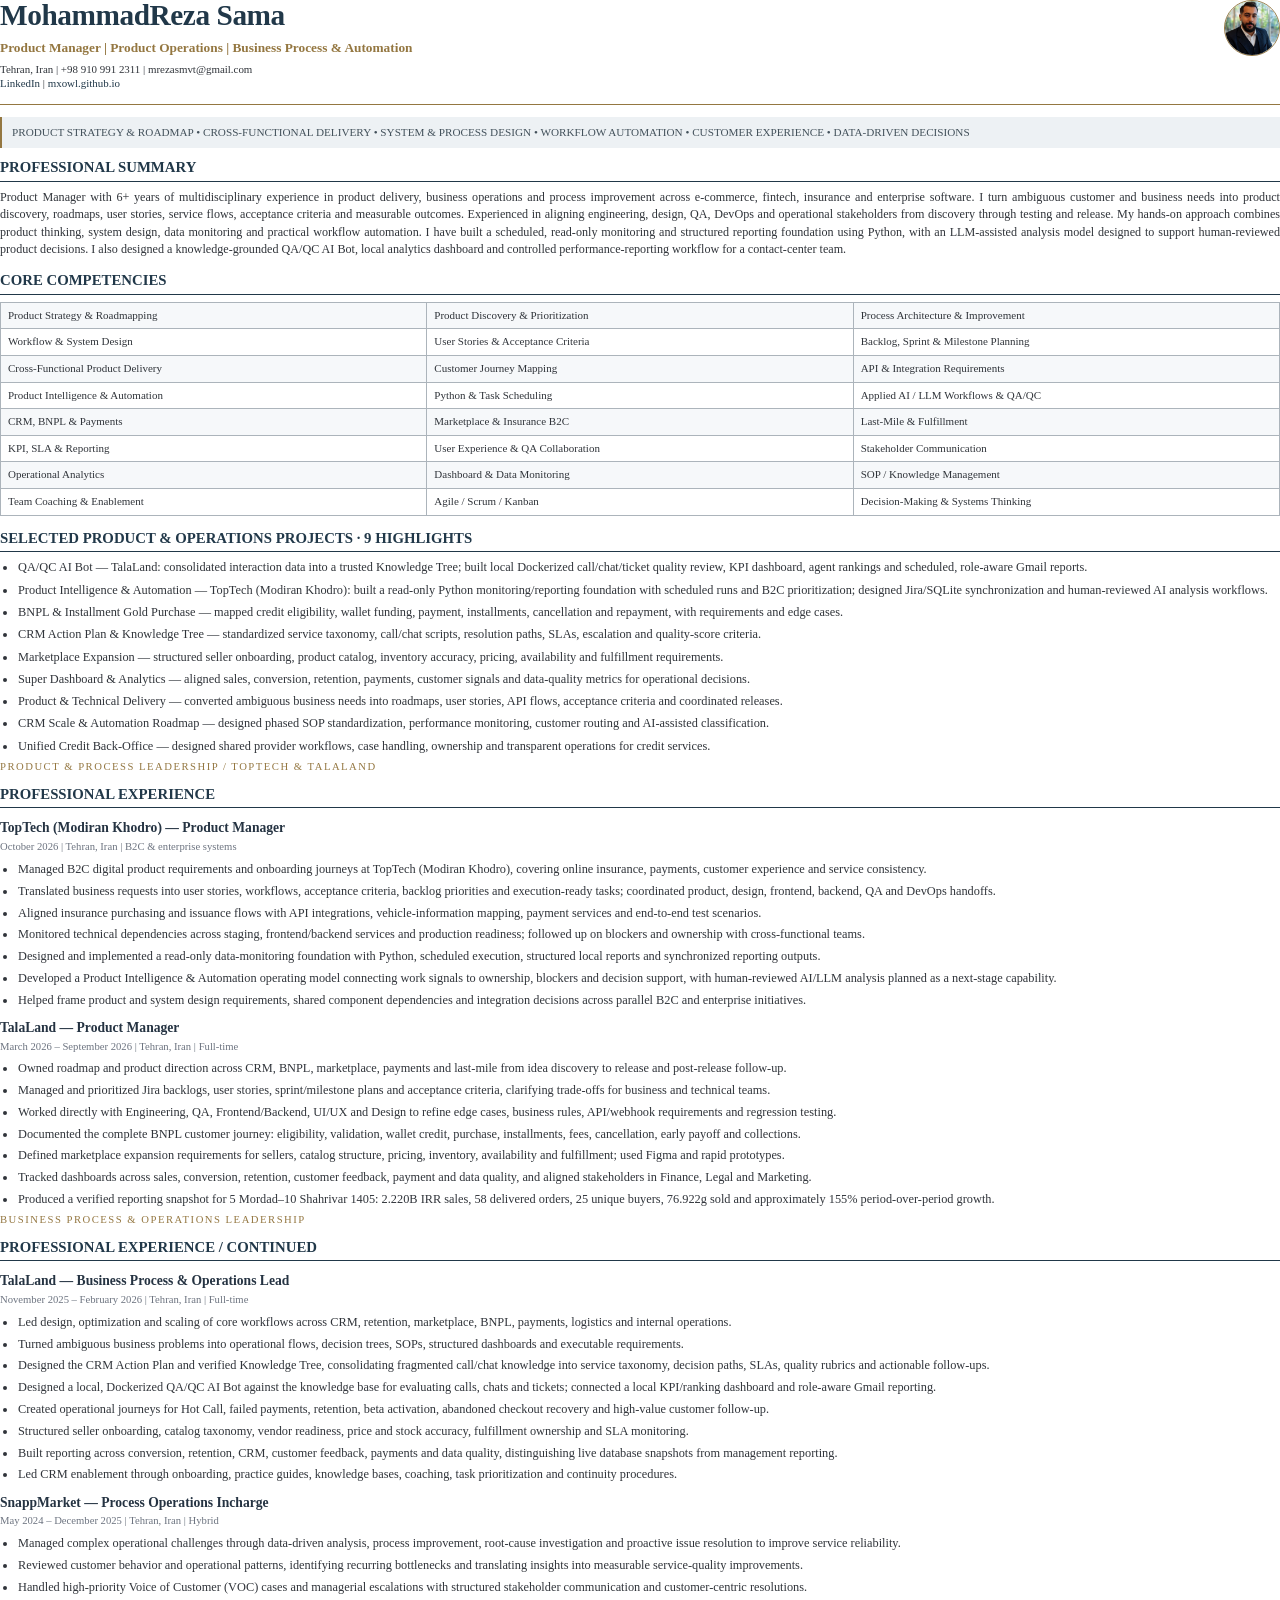
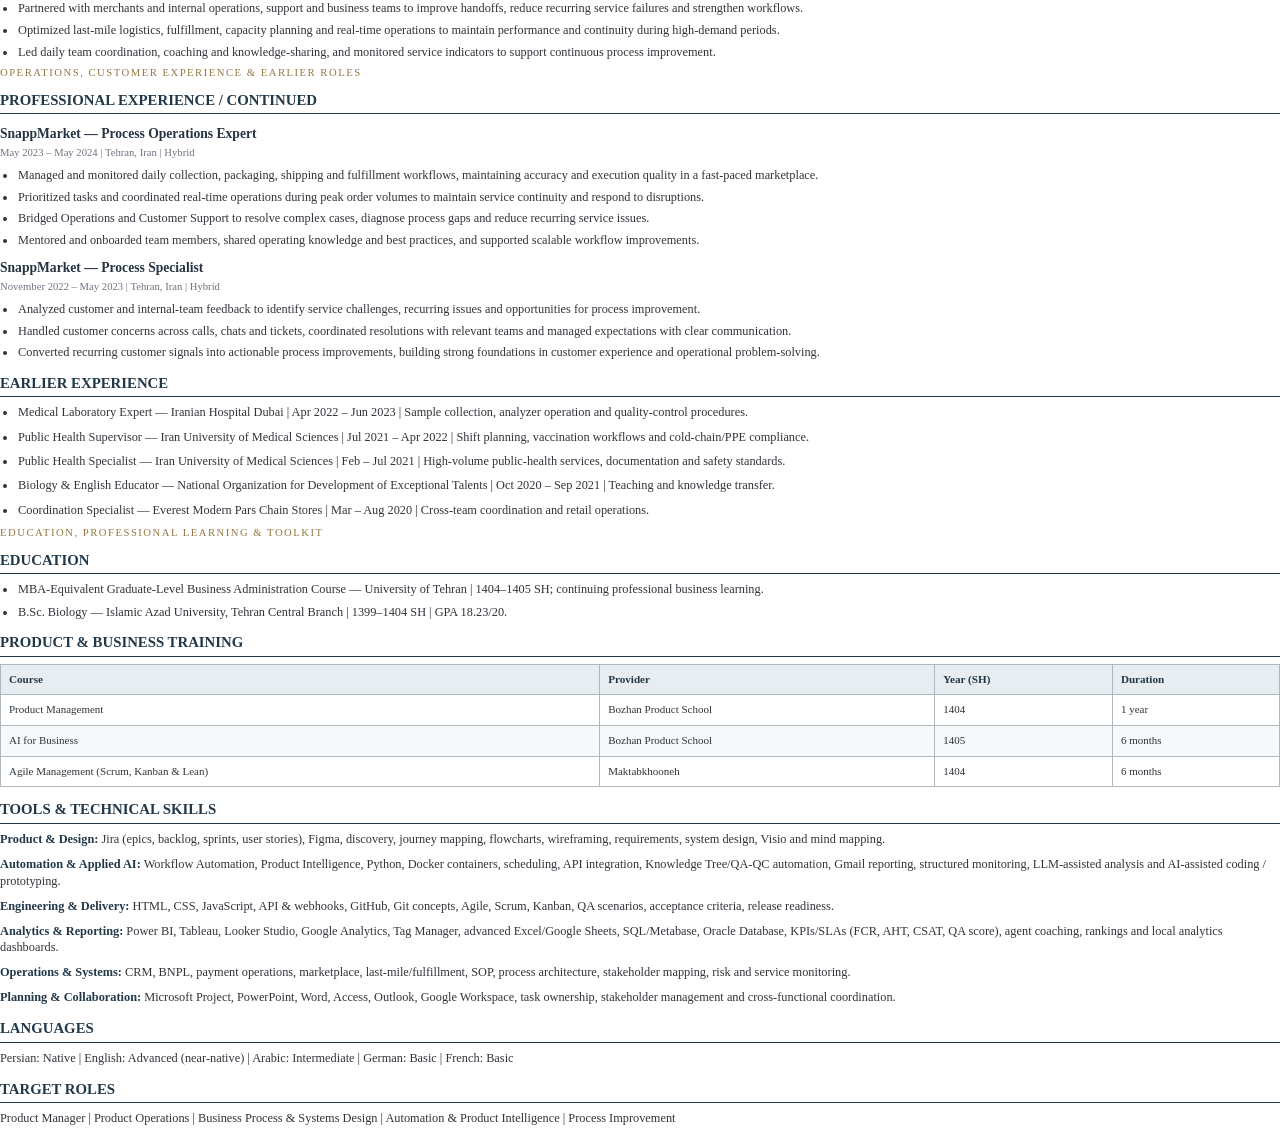
<file: .resume-source/en.html>
<!doctype html><html lang="en"><head><meta charset="utf-8"><title>MohammadReza Sama | English Resume | November 2026</title><link rel="stylesheet" href="resume-style.css"></head><body><div class="sheet"><header class="first-header"><div><h1>MohammadReza Sama</h1><div class="tagline">Product Manager | Product Operations | Business Process &amp; Automation</div><div class="contact">Tehran, Iran | +98 910 991 2311 | mrezasmvt@gmail.com<br><a href="https://www.linkedin.com/in/mohammadreza-samavatian-045bb0238">LinkedIn</a> | <a href="https://mxowl.github.io/">mxowl.github.io</a></div></div><img class="photo" src="../portrait.jpg" alt="Portrait"></header><div class="highlight">PRODUCT STRATEGY &amp; ROADMAP • CROSS-FUNCTIONAL DELIVERY • SYSTEM &amp; PROCESS DESIGN • WORKFLOW AUTOMATION • CUSTOMER EXPERIENCE • DATA-DRIVEN DECISIONS</div><section class="section "><h2>PROFESSIONAL SUMMARY</h2><p class="summary">Product Manager with 6+ years of multidisciplinary experience in product delivery, business operations and process improvement across e-commerce, fintech, insurance and enterprise software. I turn ambiguous customer and business needs into product discovery, roadmaps, user stories, service flows, acceptance criteria and measurable outcomes. Experienced in aligning engineering, design, QA, DevOps and operational stakeholders from discovery through testing and release. My hands-on approach combines product thinking, system design, data monitoring and practical workflow automation. I have built a scheduled, read-only monitoring and structured reporting foundation using Python, with an LLM-assisted analysis model designed to support human-reviewed product decisions. I also designed a knowledge-grounded QA/QC AI Bot, local analytics dashboard and controlled performance-reporting workflow for a contact-center team.</p></section><section class="section "><h2>CORE COMPETENCIES</h2><table class="competencies"><tr><td>Product Strategy &amp; Roadmapping</td><td>Product Discovery &amp; Prioritization</td><td>Process Architecture &amp; Improvement</td></tr><tr><td>Workflow &amp; System Design</td><td>User Stories &amp; Acceptance Criteria</td><td>Backlog, Sprint &amp; Milestone Planning</td></tr><tr><td>Cross-Functional Product Delivery</td><td>Customer Journey Mapping</td><td>API &amp; Integration Requirements</td></tr><tr><td>Product Intelligence &amp; Automation</td><td>Python &amp; Task Scheduling</td><td>Applied AI / LLM Workflows &amp; QA/QC</td></tr><tr><td>CRM, BNPL &amp; Payments</td><td>Marketplace &amp; Insurance B2C</td><td>Last-Mile &amp; Fulfillment</td></tr><tr><td>KPI, SLA &amp; Reporting</td><td>User Experience &amp; QA Collaboration</td><td>Stakeholder Communication</td></tr><tr><td>Operational Analytics</td><td>Dashboard &amp; Data Monitoring</td><td>SOP / Knowledge Management</td></tr><tr><td>Team Coaching &amp; Enablement</td><td>Agile / Scrum / Kanban</td><td>Decision-Making &amp; Systems Thinking</td></tr></table></section><section class="section selected-projects"><h2>SELECTED PRODUCT &amp; OPERATIONS PROJECTS · 9 HIGHLIGHTS</h2><ul class="bullets"><li>QA/QC AI Bot — TalaLand: consolidated interaction data into a trusted Knowledge Tree; built local Dockerized call/chat/ticket quality review, KPI dashboard, agent rankings and scheduled, role-aware Gmail reports.</li><li>Product Intelligence & Automation — TopTech (Modiran Khodro): built a read-only Python monitoring/reporting foundation with scheduled runs and B2C prioritization; designed Jira/SQLite synchronization and human-reviewed AI analysis workflows.</li><li>BNPL & Installment Gold Purchase — mapped credit eligibility, wallet funding, payment, installments, cancellation and repayment, with requirements and edge cases.</li><li>CRM Action Plan & Knowledge Tree — standardized service taxonomy, call/chat scripts, resolution paths, SLAs, escalation and quality-score criteria.</li><li>Marketplace Expansion — structured seller onboarding, product catalog, inventory accuracy, pricing, availability and fulfillment requirements.</li><li>Super Dashboard & Analytics — aligned sales, conversion, retention, payments, customer signals and data-quality metrics for operational decisions.</li><li>Product & Technical Delivery — converted ambiguous business needs into roadmaps, user stories, API flows, acceptance criteria and coordinated releases.</li><li>CRM Scale & Automation Roadmap — designed phased SOP standardization, performance monitoring, customer routing and AI-assisted classification.</li><li>Unified Credit Back-Office — designed shared provider workflows, case handling, ownership and transparent operations for credit services.</li></ul></section></div><div class="sheet"><p class="overline">PRODUCT &amp; PROCESS LEADERSHIP / TOPTECH &amp; TALALAND</p><section class="section "><h2>PROFESSIONAL EXPERIENCE</h2><article class="job"><h3>TopTech (Modiran Khodro) — Product Manager</h3><p class="meta">October 2026 | Tehran, Iran | B2C &amp; enterprise systems</p><ul class="bullets"><li>Managed B2C digital product requirements and onboarding journeys at TopTech (Modiran Khodro), covering online insurance, payments, customer experience and service consistency.</li><li>Translated business requests into user stories, workflows, acceptance criteria, backlog priorities and execution-ready tasks; coordinated product, design, frontend, backend, QA and DevOps handoffs.</li><li>Aligned insurance purchasing and issuance flows with API integrations, vehicle-information mapping, payment services and end-to-end test scenarios.</li><li>Monitored technical dependencies across staging, frontend/backend services and production readiness; followed up on blockers and ownership with cross-functional teams.</li><li>Designed and implemented a read-only data-monitoring foundation with Python, scheduled execution, structured local reports and synchronized reporting outputs.</li><li>Developed a Product Intelligence &amp; Automation operating model connecting work signals to ownership, blockers and decision support, with human-reviewed AI/LLM analysis planned as a next-stage capability.</li><li>Helped frame product and system design requirements, shared component dependencies and integration decisions across parallel B2C and enterprise initiatives.</li></ul></article><article class="job"><h3>TalaLand — Product Manager</h3><p class="meta">March 2026 – September 2026 | Tehran, Iran | Full-time</p><ul class="bullets"><li>Owned roadmap and product direction across CRM, BNPL, marketplace, payments and last-mile from idea discovery to release and post-release follow-up.</li><li>Managed and prioritized Jira backlogs, user stories, sprint/milestone plans and acceptance criteria, clarifying trade-offs for business and technical teams.</li><li>Worked directly with Engineering, QA, Frontend/Backend, UI/UX and Design to refine edge cases, business rules, API/webhook requirements and regression testing.</li><li>Documented the complete BNPL customer journey: eligibility, validation, wallet credit, purchase, installments, fees, cancellation, early payoff and collections.</li><li>Defined marketplace expansion requirements for sellers, catalog structure, pricing, inventory, availability and fulfillment; used Figma and rapid prototypes.</li><li>Tracked dashboards across sales, conversion, retention, customer feedback, payment and data quality, and aligned stakeholders in Finance, Legal and Marketing.</li><li>Produced a verified reporting snapshot for 5 Mordad–10 Shahrivar 1405: 2.220B IRR sales, 58 delivered orders, 25 unique buyers, 76.922g sold and approximately 155% period-over-period growth.</li></ul></article></section></div><div class="sheet"><p class="overline">BUSINESS PROCESS &amp; OPERATIONS LEADERSHIP</p><section class="section "><h2>PROFESSIONAL EXPERIENCE / CONTINUED</h2><article class="job"><h3>TalaLand — Business Process &amp; Operations Lead</h3><p class="meta">November 2025 – February 2026 | Tehran, Iran | Full-time</p><ul class="bullets"><li>Led design, optimization and scaling of core workflows across CRM, retention, marketplace, BNPL, payments, logistics and internal operations.</li><li>Turned ambiguous business problems into operational flows, decision trees, SOPs, structured dashboards and executable requirements.</li><li>Designed the CRM Action Plan and verified Knowledge Tree, consolidating fragmented call/chat knowledge into service taxonomy, decision paths, SLAs, quality rubrics and actionable follow-ups.</li><li>Designed a local, Dockerized QA/QC AI Bot against the knowledge base for evaluating calls, chats and tickets; connected a local KPI/ranking dashboard and role-aware Gmail reporting.</li><li>Created operational journeys for Hot Call, failed payments, retention, beta activation, abandoned checkout recovery and high-value customer follow-up.</li><li>Structured seller onboarding, catalog taxonomy, vendor readiness, price and stock accuracy, fulfillment ownership and SLA monitoring.</li><li>Built reporting across conversion, retention, CRM, customer feedback, payments and data quality, distinguishing live database snapshots from management reporting.</li><li>Led CRM enablement through onboarding, practice guides, knowledge bases, coaching, task prioritization and continuity procedures.</li></ul></article><article class="job"><h3>SnappMarket — Process Operations Incharge</h3><p class="meta">May 2024 – December 2025 | Tehran, Iran | Hybrid</p><ul class="bullets">
<li>Managed complex operational challenges through data-driven analysis, process improvement, root-cause investigation and proactive issue resolution to improve service reliability.</li>
<li>Reviewed customer behavior and operational patterns, identifying recurring bottlenecks and translating insights into measurable service-quality improvements.</li>
<li>Handled high-priority Voice of Customer (VOC) cases and managerial escalations with structured stakeholder communication and customer-centric resolutions.</li>
<li>Partnered with merchants and internal operations, support and business teams to improve handoffs, reduce recurring service failures and strengthen workflows.</li>
<li>Optimized last-mile logistics, fulfillment, capacity planning and real-time operations to maintain performance and continuity during high-demand periods.</li>
<li>Led daily team coordination, coaching and knowledge-sharing, and monitored service indicators to support continuous process improvement.</li>
</ul></article></section></div><div class="sheet"><p class="overline">OPERATIONS, CUSTOMER EXPERIENCE &amp; EARLIER ROLES</p><section class="section "><h2>PROFESSIONAL EXPERIENCE / CONTINUED</h2><article class="job"><h3>SnappMarket — Process Operations Expert</h3><p class="meta">May 2023 – May 2024 | Tehran, Iran | Hybrid</p><ul class="bullets">
<li>Managed and monitored daily collection, packaging, shipping and fulfillment workflows, maintaining accuracy and execution quality in a fast-paced marketplace.</li>
<li>Prioritized tasks and coordinated real-time operations during peak order volumes to maintain service continuity and respond to disruptions.</li>
<li>Bridged Operations and Customer Support to resolve complex cases, diagnose process gaps and reduce recurring service issues.</li>
<li>Mentored and onboarded team members, shared operating knowledge and best practices, and supported scalable workflow improvements.</li>
</ul></article><article class="job"><h3>SnappMarket — Process Specialist</h3><p class="meta">November 2022 – May 2023 | Tehran, Iran | Hybrid</p><ul class="bullets">
<li>Analyzed customer and internal-team feedback to identify service challenges, recurring issues and opportunities for process improvement.</li>
<li>Handled customer concerns across calls, chats and tickets, coordinated resolutions with relevant teams and managed expectations with clear communication.</li>
<li>Converted recurring customer signals into actionable process improvements, building strong foundations in customer experience and operational problem-solving.</li>
</ul></article></section><section class="section earlier"><h2>EARLIER EXPERIENCE</h2><ul class="bullets"><li>Medical Laboratory Expert — Iranian Hospital Dubai | Apr 2022 – Jun 2023 | Sample collection, analyzer operation and quality-control procedures.</li><li>Public Health Supervisor — Iran University of Medical Sciences | Jul 2021 – Apr 2022 | Shift planning, vaccination workflows and cold-chain/PPE compliance.</li><li>Public Health Specialist — Iran University of Medical Sciences | Feb – Jul 2021 | High-volume public-health services, documentation and safety standards.</li><li>Biology &amp; English Educator — National Organization for Development of Exceptional Talents | Oct 2020 – Sep 2021 | Teaching and knowledge transfer.</li><li>Coordination Specialist — Everest Modern Pars Chain Stores | Mar – Aug 2020 | Cross-team coordination and retail operations.</li></ul></section></div><div class="sheet"><p class="overline">EDUCATION, PROFESSIONAL LEARNING &amp; TOOLKIT</p><section class="section education"><h2>EDUCATION</h2><ul class="bullets"><li>MBA-Equivalent Graduate-Level Business Administration Course — University of Tehran | 1404–1405 SH; continuing professional business learning.</li><li>B.Sc. Biology — Islamic Azad University, Tehran Central Branch | 1399–1404 SH | GPA 18.23/20.</li></ul></section><section class="section "><h2>PRODUCT &amp; BUSINESS TRAINING</h2><table class="training"><tr><th>Course</th><th>Provider</th><th>Year (SH)</th><th>Duration</th></tr><tr><td>Product Management</td><td>Bozhan Product School</td><td>1404</td><td>1 year</td></tr><tr><td>AI for Business</td><td>Bozhan Product School</td><td>1405</td><td>6 months</td></tr><tr><td>Agile Management (Scrum, Kanban &amp; Lean)</td><td>Maktabkhooneh</td><td>1404</td><td>6 months</td></tr></table></section><section class="section "><h2>TOOLS &amp; TECHNICAL SKILLS</h2><p class="tool-line"><b>Product &amp; Design:</b> Jira (epics, backlog, sprints, user stories), Figma, discovery, journey mapping, flowcharts, wireframing, requirements, system design, Visio and mind mapping.</p><p class="tool-line"><b>Automation &amp; Applied AI:</b> Workflow Automation, Product Intelligence, Python, Docker containers, scheduling, API integration, Knowledge Tree/QA-QC automation, Gmail reporting, structured monitoring, LLM-assisted analysis and AI-assisted coding / prototyping.</p><p class="tool-line"><b>Engineering &amp; Delivery:</b> HTML, CSS, JavaScript, API &amp; webhooks, GitHub, Git concepts, Agile, Scrum, Kanban, QA scenarios, acceptance criteria, release readiness.</p><p class="tool-line"><b>Analytics &amp; Reporting:</b> Power BI, Tableau, Looker Studio, Google Analytics, Tag Manager, advanced Excel/Google Sheets, SQL/Metabase, Oracle Database, KPIs/SLAs (FCR, AHT, CSAT, QA score), agent coaching, rankings and local analytics dashboards.</p><p class="tool-line"><b>Operations &amp; Systems:</b> CRM, BNPL, payment operations, marketplace, last-mile/fulfillment, SOP, process architecture, stakeholder mapping, risk and service monitoring.</p><p class="tool-line"><b>Planning &amp; Collaboration:</b> Microsoft Project, PowerPoint, Word, Access, Outlook, Google Workspace, task ownership, stakeholder management and cross-functional coordination.</p></section><section class="section "><h2>LANGUAGES</h2><p class="tool-line">Persian: Native | English: Advanced (near-native) | Arabic: Intermediate | German: Basic | French: Basic</p></section><section class="section "><h2>TARGET ROLES</h2><p class="tool-line">Product Manager | Product Operations | Business Process &amp; Systems Design | Automation &amp; Product Intelligence | Process Improvement</p></section></div></body></html>
</file>
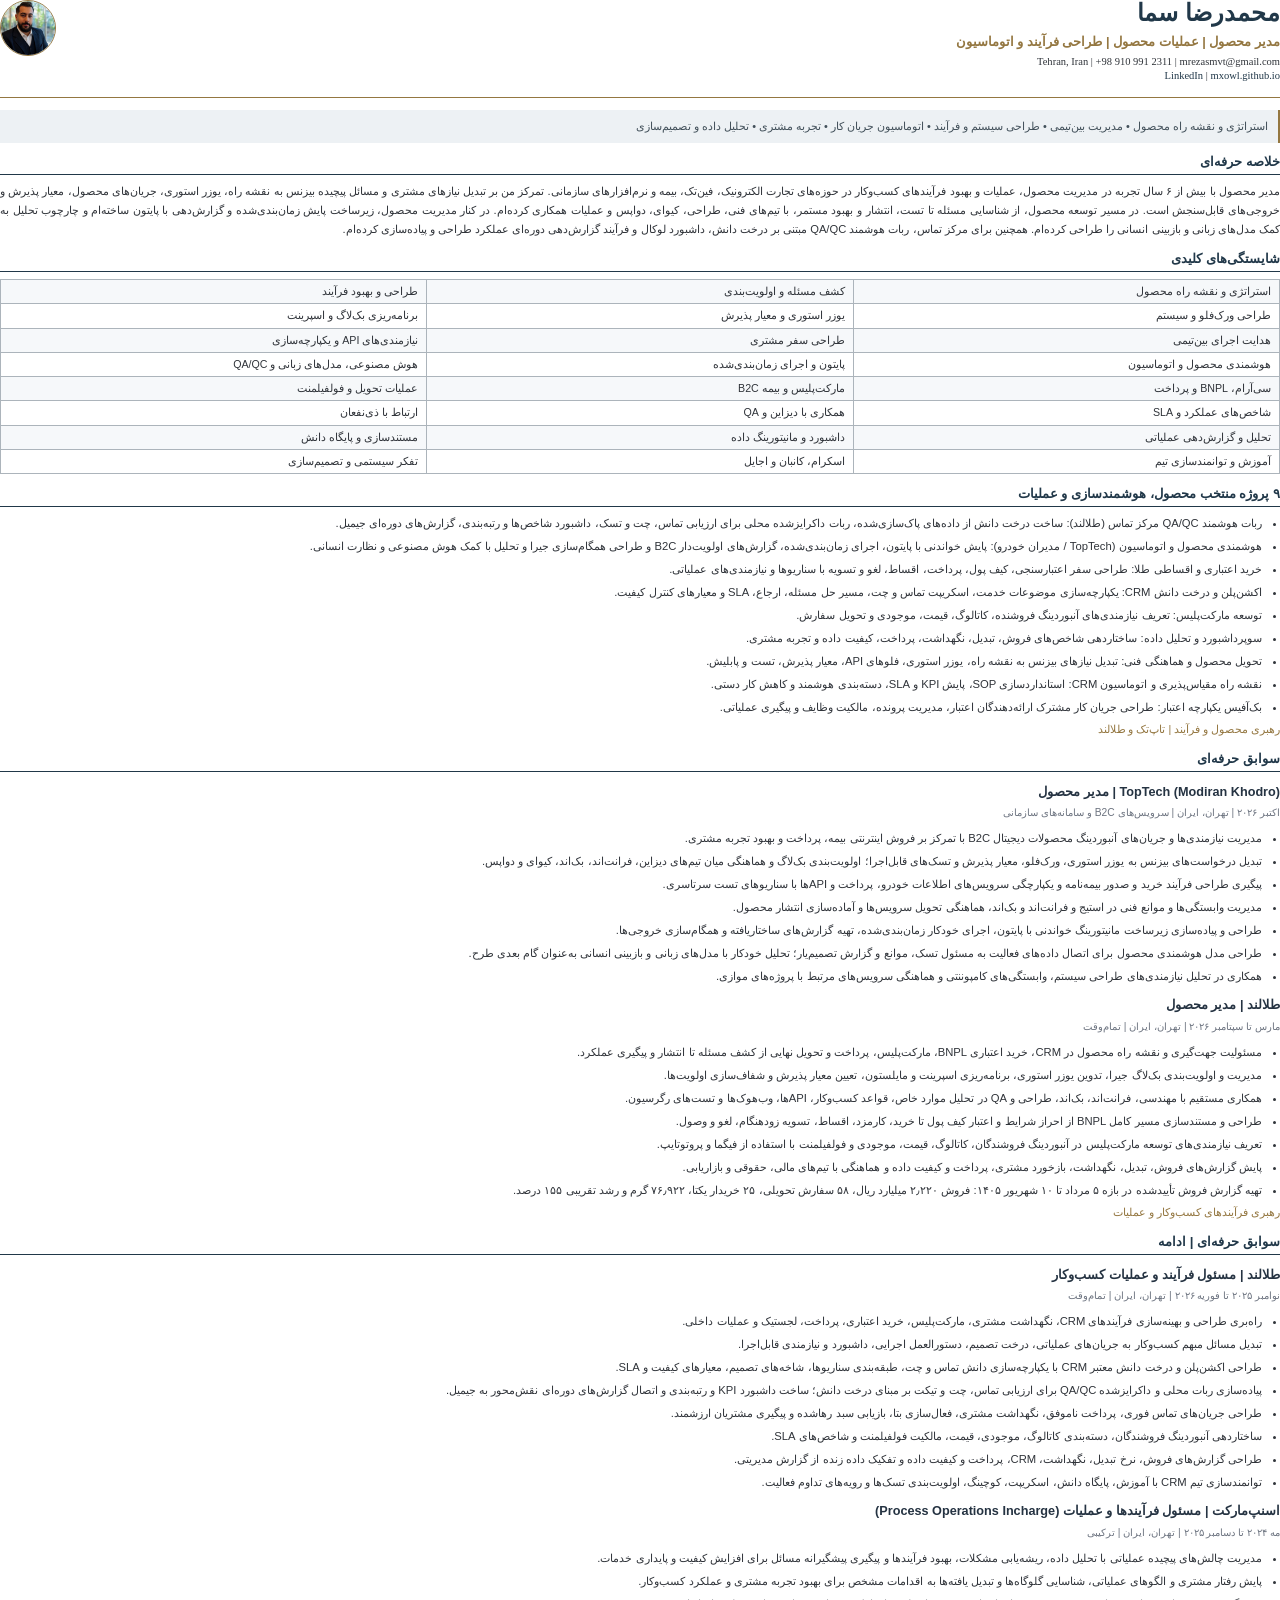
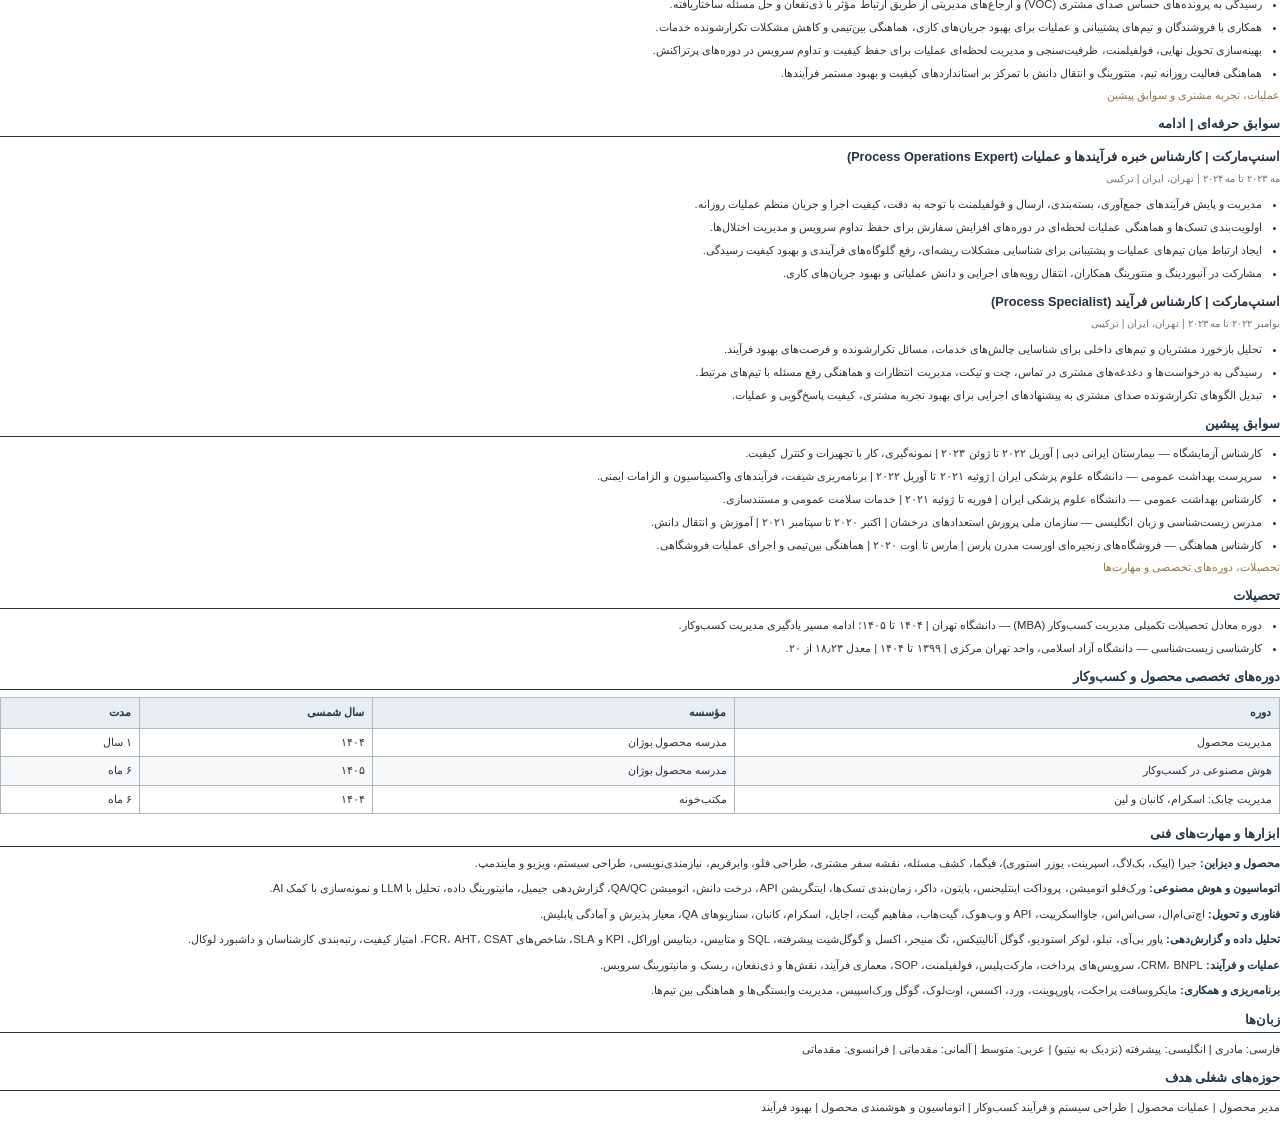
<file: .resume-source/fa.html>
<!doctype html><html lang="fa" dir="rtl"><head><meta charset="utf-8"><title>رزومه فارسی محمدرضا سما | آبان ۱۴۰۵</title><link rel="stylesheet" href="resume-style.css"></head><body class="lang-fa"><div class="sheet"><header class="first-header"><div><h1>محمدرضا سما</h1><div class="tagline">مدیر محصول | عملیات محصول | طراحی فرآیند و اتوماسیون</div><div class="contact">Tehran, Iran | +98 910 991 2311 | mrezasmvt@gmail.com<br><a href="https://www.linkedin.com/in/mohammadreza-samavatian-045bb0238">LinkedIn</a> | <a href="https://mxowl.github.io/">mxowl.github.io</a></div></div><img class="photo" src="../portrait.jpg" alt="عکس پروفایل"></header><div class="highlight">استراتژی و نقشه راه محصول • مدیریت بین‌تیمی • طراحی سیستم و فرآیند • اتوماسیون جریان کار • تجربه مشتری • تحلیل داده و تصمیم‌سازی</div><section class="section "><h2>خلاصه حرفه‌ای</h2><p class="summary">مدیر محصول با بیش از ۶ سال تجربه در مدیریت محصول، عملیات و بهبود فرآیندهای کسب‌وکار در حوزه‌های تجارت الکترونیک، فین‌تک، بیمه و نرم‌افزارهای سازمانی. تمرکز من بر تبدیل نیازهای مشتری و مسائل پیچیده بیزنس به نقشه راه، یوزر استوری، جریان‌های محصول، معیار پذیرش و خروجی‌های قابل‌سنجش است. در مسیر توسعه محصول، از شناسایی مسئله تا تست، انتشار و بهبود مستمر، با تیم‌های فنی، طراحی، کیوای، دواپس و عملیات همکاری کرده‌ام. در کنار مدیریت محصول، زیرساخت پایش زمان‌بندی‌شده و گزارش‌دهی با پایتون ساخته‌ام و چارچوب تحلیل به کمک مدل‌های زبانی و بازبینی انسانی را طراحی کرده‌ام. همچنین برای مرکز تماس، ربات هوشمند QA/QC مبتنی بر درخت دانش، داشبورد لوکال و فرآیند گزارش‌دهی دوره‌ای عملکرد طراحی و پیاده‌سازی کرده‌ام.</p></section><section class="section "><h2>شایستگی‌های کلیدی</h2><table class="competencies"><tr><td>استراتژی و نقشه راه محصول</td><td>کشف مسئله و اولویت‌بندی</td><td>طراحی و بهبود فرآیند</td></tr><tr><td>طراحی ورک‌فلو و سیستم</td><td>یوزر استوری و معیار پذیرش</td><td>برنامه‌ریزی بک‌لاگ و اسپرینت</td></tr><tr><td>هدایت اجرای بین‌تیمی</td><td>طراحی سفر مشتری</td><td>نیازمندی‌های API و یکپارچه‌سازی</td></tr><tr><td>هوشمندی محصول و اتوماسیون</td><td>پایتون و اجرای زمان‌بندی‌شده</td><td>هوش مصنوعی، مدل‌های زبانی و QA/QC</td></tr><tr><td>سی‌آر‌ام، BNPL و پرداخت</td><td>مارکت‌پلیس و بیمه B2C</td><td>عملیات تحویل و فولفیلمنت</td></tr><tr><td>شاخص‌های عملکرد و SLA</td><td>همکاری با دیزاین و QA</td><td>ارتباط با ذی‌نفعان</td></tr><tr><td>تحلیل و گزارش‌دهی عملیاتی</td><td>داشبورد و مانیتورینگ داده</td><td>مستندسازی و پایگاه دانش</td></tr><tr><td>آموزش و توانمندسازی تیم</td><td>اسکرام، کانبان و اجایل</td><td>تفکر سیستمی و تصمیم‌سازی</td></tr></table></section><section class="section selected-projects"><h2>۹ پروژه منتخب محصول، هوشمندسازی و عملیات</h2><ul class="bullets"><li>ربات هوشمند QA/QC مرکز تماس (طلالند): ساخت درخت دانش از داده‌های پاک‌سازی‌شده، ربات داکرایزشده محلی برای ارزیابی تماس، چت و تسک، داشبورد شاخص‌ها و رتبه‌بندی، گزارش‌های دوره‌ای جیمیل.</li><li>هوشمندی محصول و اتوماسیون (TopTech / مدیران خودرو): پایش خواندنی با پایتون، اجرای زمان‌بندی‌شده، گزارش‌های اولویت‌دار B2C و طراحی همگام‌سازی جیرا و تحلیل با کمک هوش مصنوعی و نظارت انسانی.</li><li>خرید اعتباری و اقساطی طلا: طراحی سفر اعتبارسنجی، کیف پول، پرداخت، اقساط، لغو و تسویه با سناریوها و نیازمندی‌های عملیاتی.</li><li>اکشن‌پلن و درخت دانش CRM: یکپارچه‌سازی موضوعات خدمت، اسکریپت تماس و چت، مسیر حل مسئله، ارجاع، SLA و معیارهای کنترل کیفیت.</li><li>توسعه مارکت‌پلیس: تعریف نیازمندی‌های آنبوردینگ فروشنده، کاتالوگ، قیمت، موجودی و تحویل سفارش.</li><li>سوپرداشبورد و تحلیل داده: ساختاردهی شاخص‌های فروش، تبدیل، نگهداشت، پرداخت، کیفیت داده و تجربه مشتری.</li><li>تحویل محصول و هماهنگی فنی: تبدیل نیازهای بیزنس به نقشه راه، یوزر استوری، فلوهای API، معیار پذیرش، تست و پابلیش.</li><li>نقشه راه مقیاس‌پذیری و اتوماسیون CRM: استانداردسازی SOP، پایش KPI و SLA، دسته‌بندی هوشمند و کاهش کار دستی.</li><li>بک‌آفیس یکپارچه اعتبار: طراحی جریان کار مشترک ارائه‌دهندگان اعتبار، مدیریت پرونده، مالکیت وظایف و پیگیری عملیاتی.</li></ul></section></div><div class="sheet"><p class="overline">رهبری محصول و فرآیند | تاپ‌تک و طلالند</p><section class="section "><h2>سوابق حرفه‌ای</h2><article class="job"><h3>TopTech (Modiran Khodro) | مدیر محصول</h3><div class="meta">اکتبر ۲۰۲۶ | تهران، ایران | سرویس‌های B2C و سامانه‌های سازمانی</div><ul class="bullets"><li>مدیریت نیازمندی‌ها و جریان‌های آنبوردینگ محصولات دیجیتال B2C با تمرکز بر فروش اینترنتی بیمه، پرداخت و بهبود تجربه مشتری.</li><li>تبدیل درخواست‌های بیزنس به یوزر استوری، ورک‌فلو، معیار پذیرش و تسک‌های قابل‌اجرا؛ اولویت‌بندی بک‌لاگ و هماهنگی میان تیم‌های دیزاین، فرانت‌اند، بک‌اند، کیوای و دواپس.</li><li>پیگیری طراحی فرآیند خرید و صدور بیمه‌نامه و یکپارچگی سرویس‌های اطلاعات خودرو، پرداخت و APIها با سناریوهای تست سرتاسری.</li><li>مدیریت وابستگی‌ها و موانع فنی در استیج و فرانت‌اند و بک‌اند، هماهنگی تحویل سرویس‌ها و آماده‌سازی انتشار محصول.</li><li>طراحی و پیاده‌سازی زیرساخت مانیتورینگ خواندنی با پایتون، اجرای خودکار زمان‌بندی‌شده، تهیه گزارش‌های ساختاریافته و همگام‌سازی خروجی‌ها.</li><li>طراحی مدل هوشمندی محصول برای اتصال داده‌های فعالیت به مسئول تسک، موانع و گزارش تصمیم‌یار؛ تحلیل خودکار با مدل‌های زبانی و بازبینی انسانی به‌عنوان گام بعدی طرح.</li><li>همکاری در تحلیل نیازمندی‌های طراحی سیستم، وابستگی‌های کامپوننتی و هماهنگی سرویس‌های مرتبط با پروژه‌های موازی.</li></ul></article><article class="job"><h3>طلالند | مدیر محصول</h3><div class="meta">مارس تا سپتامبر ۲۰۲۶ | تهران، ایران | تمام‌وقت</div><ul class="bullets"><li>مسئولیت جهت‌گیری و نقشه راه محصول در CRM، خرید اعتباری BNPL، مارکت‌پلیس، پرداخت و تحویل نهایی از کشف مسئله تا انتشار و پیگیری عملکرد.</li><li>مدیریت و اولویت‌بندی بک‌لاگ جیرا، تدوین یوزر استوری، برنامه‌ریزی اسپرینت و مایلستون، تعیین معیار پذیرش و شفاف‌سازی اولویت‌ها.</li><li>همکاری مستقیم با مهندسی، فرانت‌اند، بک‌اند، طراحی و QA در تحلیل موارد خاص، قواعد کسب‌وکار، APIها، وب‌هوک‌ها و تست‌های رگرسیون.</li><li>طراحی و مستندسازی مسیر کامل BNPL از احراز شرایط و اعتبار کیف پول تا خرید، کارمزد، اقساط، تسویه زودهنگام، لغو و وصول.</li><li>تعریف نیازمندی‌های توسعه مارکت‌پلیس در آنبوردینگ فروشندگان، کاتالوگ، قیمت، موجودی و فولفیلمنت با استفاده از فیگما و پروتوتایپ.</li><li>پایش گزارش‌های فروش، تبدیل، نگهداشت، بازخورد مشتری، پرداخت و کیفیت داده و هماهنگی با تیم‌های مالی، حقوقی و بازاریابی.</li><li>تهیه گزارش فروش تأییدشده در بازه ۵ مرداد تا ۱۰ شهریور ۱۴۰۵: فروش ۲٫۲۲۰ میلیارد ریال، ۵۸ سفارش تحویلی، ۲۵ خریدار یکتا، ۷۶٫۹۲۲ گرم و رشد تقریبی ۱۵۵ درصد.</li></ul></article></section></div><div class="sheet"><p class="overline">رهبری فرآیندهای کسب‌وکار و عملیات</p><section class="section "><h2>سوابق حرفه‌ای | ادامه</h2><article class="job"><h3>طلالند | مسئول فرآیند و عملیات کسب‌وکار</h3><div class="meta">نوامبر ۲۰۲۵ تا فوریه ۲۰۲۶ | تهران، ایران | تمام‌وقت</div><ul class="bullets"><li>راه‌بری طراحی و بهینه‌سازی فرآیندهای CRM، نگهداشت مشتری، مارکت‌پلیس، خرید اعتباری، پرداخت، لجستیک و عملیات داخلی.</li><li>تبدیل مسائل مبهم کسب‌وکار به جریان‌های عملیاتی، درخت تصمیم، دستورالعمل اجرایی، داشبورد و نیازمندی قابل‌اجرا.</li><li>طراحی اکشن‌پلن و درخت دانش معتبر CRM با یکپارچه‌سازی دانش تماس و چت، طبقه‌بندی سناریوها، شاخه‌های تصمیم، معیارهای کیفیت و SLA.</li><li>پیاده‌سازی ربات محلی و داکرایزشده QA/QC برای ارزیابی تماس، چت و تیکت بر مبنای درخت دانش؛ ساخت داشبورد KPI و رتبه‌بندی و اتصال گزارش‌های دوره‌ای نقش‌محور به جیمیل.</li><li>طراحی جریان‌های تماس فوری، پرداخت ناموفق، نگهداشت مشتری، فعال‌سازی بتا، بازیابی سبد رهاشده و پیگیری مشتریان ارزشمند.</li><li>ساختاردهی آنبوردینگ فروشندگان، دسته‌بندی کاتالوگ، موجودی، قیمت، مالکیت فولفیلمنت و شاخص‌های SLA.</li><li>طراحی گزارش‌های فروش، نرخ تبدیل، نگهداشت، CRM، پرداخت و کیفیت داده و تفکیک داده زنده از گزارش مدیریتی.</li><li>توانمندسازی تیم CRM با آموزش، پایگاه دانش، اسکریپت، کوچینگ، اولویت‌بندی تسک‌ها و رویه‌های تداوم فعالیت.</li></ul></article><article class="job"><h3>اسنپ‌مارکت | مسئول فرآیندها و عملیات (Process Operations Incharge)</h3><div class="meta">مه ۲۰۲۴ تا دسامبر ۲۰۲۵ | تهران، ایران | ترکیبی</div><ul class="bullets">
<li>مدیریت چالش‌های پیچیده عملیاتی با تحلیل داده، ریشه‌یابی مشکلات، بهبود فرآیندها و پیگیری پیشگیرانه مسائل برای افزایش کیفیت و پایداری خدمات.</li>
<li>پایش رفتار مشتری و الگوهای عملیاتی، شناسایی گلوگاه‌ها و تبدیل یافته‌ها به اقدامات مشخص برای بهبود تجربه مشتری و عملکرد کسب‌وکار.</li>
<li>رسیدگی به پرونده‌های حساس صدای مشتری (VOC) و ارجاع‌های مدیریتی از طریق ارتباط مؤثر با ذی‌نفعان و حل مسئله ساختاریافته.</li>
<li>همکاری با فروشندگان و تیم‌های پشتیبانی و عملیات برای بهبود جریان‌های کاری، هماهنگی بین‌تیمی و کاهش مشکلات تکرارشونده خدمات.</li>
<li>بهینه‌سازی تحویل نهایی، فولفیلمنت، ظرفیت‌سنجی و مدیریت لحظه‌ای عملیات برای حفظ کیفیت و تداوم سرویس در دوره‌های پرتراکنش.</li>
<li>هماهنگی فعالیت روزانه تیم، منتورینگ و انتقال دانش با تمرکز بر استانداردهای کیفیت و بهبود مستمر فرآیندها.</li>
</ul></article></section></div><div class="sheet"><p class="overline">عملیات، تجربه مشتری و سوابق پیشین</p><section class="section "><h2>سوابق حرفه‌ای | ادامه</h2><article class="job"><h3>اسنپ‌مارکت | کارشناس خبره فرآیندها و عملیات (Process Operations Expert)</h3><div class="meta">مه ۲۰۲۳ تا مه ۲۰۲۴ | تهران، ایران | ترکیبی</div><ul class="bullets">
<li>مدیریت و پایش فرآیندهای جمع‌آوری، بسته‌بندی، ارسال و فولفیلمنت با توجه به دقت، کیفیت اجرا و جریان منظم عملیات روزانه.</li>
<li>اولویت‌بندی تسک‌ها و هماهنگی عملیات لحظه‌ای در دوره‌های افزایش سفارش برای حفظ تداوم سرویس و مدیریت اختلال‌ها.</li>
<li>ایجاد ارتباط میان تیم‌های عملیات و پشتیبانی برای شناسایی مشکلات ریشه‌ای، رفع گلوگاه‌های فرآیندی و بهبود کیفیت رسیدگی.</li>
<li>مشارکت در آنبوردینگ و منتورینگ همکاران، انتقال رویه‌های اجرایی و دانش عملیاتی و بهبود جریان‌های کاری.</li>
</ul></article><article class="job"><h3>اسنپ‌مارکت | کارشناس فرآیند (Process Specialist)</h3><div class="meta">نوامبر ۲۰۲۲ تا مه ۲۰۲۳ | تهران، ایران | ترکیبی</div><ul class="bullets">
<li>تحلیل بازخورد مشتریان و تیم‌های داخلی برای شناسایی چالش‌های خدمات، مسائل تکرارشونده و فرصت‌های بهبود فرآیند.</li>
<li>رسیدگی به درخواست‌ها و دغدغه‌های مشتری در تماس، چت و تیکت، مدیریت انتظارات و هماهنگی رفع مسئله با تیم‌های مرتبط.</li>
<li>تبدیل الگوهای تکرارشونده صدای مشتری به پیشنهادهای اجرایی برای بهبود تجربه مشتری، کیفیت پاسخ‌گویی و عملیات.</li>
</ul></article></section><section class="section earlier"><h2>سوابق پیشین</h2><ul class="bullets"><li>کارشناس آزمایشگاه — بیمارستان ایرانی دبی | آوریل ۲۰۲۲ تا ژوئن ۲۰۲۳ | نمونه‌گیری، کار با تجهیزات و کنترل کیفیت.</li><li>سرپرست بهداشت عمومی — دانشگاه علوم پزشکی ایران | ژوئیه ۲۰۲۱ تا آوریل ۲۰۲۲ | برنامه‌ریزی شیفت، فرآیندهای واکسیناسیون و الزامات ایمنی.</li><li>کارشناس بهداشت عمومی — دانشگاه علوم پزشکی ایران | فوریه تا ژوئیه ۲۰۲۱ | خدمات سلامت عمومی و مستندسازی.</li><li>مدرس زیست‌شناسی و زبان انگلیسی — سازمان ملی پرورش استعدادهای درخشان | اکتبر ۲۰۲۰ تا سپتامبر ۲۰۲۱ | آموزش و انتقال دانش.</li><li>کارشناس هماهنگی — فروشگاه‌های زنجیره‌ای اورست مدرن پارس | مارس تا اوت ۲۰۲۰ | هماهنگی بین‌تیمی و اجرای عملیات فروشگاهی.</li></ul></section></div><div class="sheet"><p class="overline">تحصیلات، دوره‌های تخصصی و مهارت‌ها</p><section class="section education"><h2>تحصیلات</h2><ul class="bullets"><li>دوره معادل تحصیلات تکمیلی مدیریت کسب‌وکار (MBA) — دانشگاه تهران | ۱۴۰۴ تا ۱۴۰۵؛ ادامه مسیر یادگیری مدیریت کسب‌وکار.</li><li>کارشناسی زیست‌شناسی — دانشگاه آزاد اسلامی، واحد تهران مرکزی | ۱۳۹۹ تا ۱۴۰۴ | معدل ۱۸٫۲۳ از ۲۰.</li></ul></section><section class="section "><h2>دوره‌های تخصصی محصول و کسب‌وکار</h2><table class="training"><tr><th>دوره</th><th>مؤسسه</th><th>سال شمسی</th><th>مدت</th></tr><tr><td>مدیریت محصول</td><td>مدرسه محصول بوژان</td><td>۱۴۰۴</td><td>۱ سال</td></tr><tr><td>هوش مصنوعی در کسب‌وکار</td><td>مدرسه محصول بوژان</td><td>۱۴۰۵</td><td>۶ ماه</td></tr><tr><td>مدیریت چابک: اسکرام، کانبان و لین</td><td>مکتب‌خونه</td><td>۱۴۰۴</td><td>۶ ماه</td></tr></table></section><section class="section "><h2>ابزارها و مهارت‌های فنی</h2><p class="tool-line"><b>محصول و دیزاین:</b> جیرا (اپیک، بک‌لاگ، اسپرینت، یوزر استوری)، فیگما، کشف مسئله، نقشه سفر مشتری، طراحی فلو، وایرفریم، نیازمندی‌نویسی، طراحی سیستم، ویزیو و مایندمپ.</p><p class="tool-line"><b>اتوماسیون و هوش مصنوعی:</b> ورک‌فلو اتومیشن، پروداکت اینتلیجنس، پایتون، داکر، زمان‌بندی تسک‌ها، اینتگریشن API، درخت دانش، اتومیشن QA/QC، گزارش‌دهی جیمیل، مانیتورینگ داده، تحلیل با LLM و نمونه‌سازی با کمک AI.</p><p class="tool-line"><b>فناوری و تحویل:</b> اچ‌تی‌ام‌ال، سی‌اس‌اس، جاوااسکریپت، API و وب‌هوک، گیت‌هاب، مفاهیم گیت، اجایل، اسکرام، کانبان، سناریوهای QA، معیار پذیرش و آمادگی پابلیش.</p><p class="tool-line"><b>تحلیل داده و گزارش‌دهی:</b> پاور بی‌آی، تبلو، لوکر استودیو، گوگل آنالیتیکس، تگ منیجر، اکسل و گوگل‌شیت پیشرفته، SQL و متابیس، دیتابیس اوراکل، KPI و SLA، شاخص‌های FCR، AHT، CSAT، امتیاز کیفیت، رتبه‌بندی کارشناسان و داشبورد لوکال.</p><p class="tool-line"><b>عملیات و فرآیند:</b> CRM، BNPL، سرویس‌های پرداخت، مارکت‌پلیس، فولفیلمنت، SOP، معماری فرآیند، نقش‌ها و ذی‌نفعان، ریسک و مانیتورینگ سرویس.</p><p class="tool-line"><b>برنامه‌ریزی و همکاری:</b> مایکروسافت پراجکت، پاورپوینت، ورد، اکسس، اوت‌لوک، گوگل ورک‌اسپیس، مدیریت وابستگی‌ها و هماهنگی بین تیم‌ها.</p></section><section class="section "><h2>زبان‌ها</h2><p class="tool-line">فارسی: مادری | انگلیسی: پیشرفته (نزدیک به نیتیو) | عربی: متوسط | آلمانی: مقدماتی | فرانسوی: مقدماتی</p></section><section class="section "><h2>حوزه‌های شغلی هدف</h2><p class="tool-line">مدیر محصول | عملیات محصول | طراحی سیستم و فرآیند کسب‌وکار | اتوماسیون و هوشمندی محصول | بهبود فرآیند</p></section></div></body></html>
</file>
<file: refresh-2026.css>
/* Portfolio refresh · November 2026 · bilingual, responsive and accessible */
:root{--refresh-radius:20px}
html[lang="fa"] body{font-family:"Vazirmatn",Tahoma,sans-serif;letter-spacing:0}
html[lang="fa"] h1,html[lang="fa"] h2,html[lang="fa"] h3,html[lang="fa"] button,html[lang="fa"] .role,html[lang="fa"] .choice-title,html[lang="fa"] .person-name{font-family:"Vazirmatn",Tahoma,sans-serif;letter-spacing:0}
html[lang="fa"] .eyebrow,html[lang="fa"] .kicker,html[lang="fa"] .project-meta,html[lang="fa"] .visual-label,html[lang="fa"] .sidebar-caption,html[lang="fa"] .process{letter-spacing:0}
a,button,[role=button]{transition:color .22s,border-color .22s,background-color .22s,transform .22s}
a:focus-visible,button:focus-visible,summary:focus-visible{outline:2px solid var(--gold);outline-offset:4px}
@media(prefers-reduced-motion:reduce){*,*:before,*:after{scroll-behavior:auto!important;transition-duration:.001ms!important;animation-duration:.001ms!important}}
/* Hub: a professional introduction rather than a link-only directory */
.hub-page .shell{width:min(100%,1210px)}
.hub-page .head{min-height:91px;height:auto;padding-block:15px}
.hub-page .hub-nav{display:flex;align-items:center;gap:23px}
.hub-page .hub-nav a{font-size:12px;color:var(--muted);white-space:nowrap}
.hub-page .hub-nav a:hover{color:var(--gold)}
.hub-page .hero{min-height:560px;grid-template-columns:minmax(0,1.15fr) minmax(260px,.75fr);gap:7%;padding:65px 0 67px}
.hub-page .person-name{font-size:17px;font-weight:700;text-align:start;margin:0 0 17px}
.hub-page .name-alias{font-size:.8em;opacity:.75}
.hub-page .role{font-size:14px;text-align:start;color:var(--gold);font-weight:700;margin:0 0 16px}
.hub-page h1{font-size:clamp(47px,5.4vw,76px);max-width:670px;line-height:1.15}
.hub-page h1 em{font-size:.92em;line-height:1.3;display:block}
.hub-page .process{text-align:start;letter-spacing:0;font-size:11px;margin-top:15px}
.hub-page .intro{font-size:14px;line-height:2;max-width:580px;margin:23px 0 0;color:var(--muted)}
.hub-page .hub-actions{display:flex;gap:12px;flex-wrap:wrap;margin-top:28px}
.hub-page .hub-action{display:inline-flex;align-items:center;justify-content:center;border:1px solid var(--gold-line);background:var(--gold);color:#142334;min-height:44px;padding:10px 18px;font-size:12px;font-weight:700;border-radius:7px}
.hub-page .hub-action.secondary{background:transparent;color:var(--ink);border-color:var(--line)}
.hub-page .hub-action:hover{transform:translateY(-2px)}
.hub-page .photo-wrap{width:min(100%,365px);justify-self:center;padding:8px;border:1px solid var(--gold-line);background:linear-gradient(135deg,rgba(211,180,120,.14),transparent 45%);border-radius:28px 140px 28px 28px}
.hub-page .photo{border-radius:22px 132px 22px 22px;width:100%;height:440px;object-fit:cover;object-position:center 29%;filter:none}
.hub-page .photo-wrap:after{display:none}
.hub-page .portrait-note{position:absolute;inset-inline-start:0;bottom:18px;background:rgba(17,29,42,.9);color:#f6eee0;padding:11px 17px;border:1px solid var(--gold-line);border-radius:0 9px 9px 0;font-size:11px;backdrop-filter:blur(8px)}
.hub-page .portrait-note strong{color:#e6c891;display:block;font-size:12px}
.hub-page .hub-context{padding:25px 0 34px;border-bottom:1px solid var(--line);display:grid;grid-template-columns:minmax(0,1fr) auto;align-items:center;gap:30px}
.hub-page .hub-context strong{display:block;font-size:14px;color:var(--ink);margin-bottom:5px}
.hub-page .hub-context p{max-width:780px;font-size:12px;line-height:1.95;color:var(--muted);margin:0}
.hub-page .hub-context .pill-group{display:flex;gap:7px;flex-wrap:wrap;justify-content:flex-end}
.hub-page .hub-context .pill{border:1px solid var(--gold-line);color:var(--gold);border-radius:20px;padding:6px 10px;font-size:10px;white-space:nowrap}
.hub-page .hub-section{padding:65px 0 50px;border-bottom:1px solid var(--line)}
.hub-page .hub-section-head{display:flex;justify-content:space-between;align-items:end;gap:24px;margin-bottom:27px}
.hub-page .hub-section h2{font-size:clamp(27px,3.4vw,43px);line-height:1.3;margin:0;max-width:660px;font-weight:600}
.hub-page .hub-section-head>p{color:var(--muted);font-size:12px;line-height:1.9;margin:0;max-width:300px}
.hub-page .hub-cases{display:grid;grid-template-columns:repeat(3,minmax(0,1fr));gap:15px}
.hub-page .hub-case{display:flex;flex-direction:column;min-height:255px;background:var(--panel);border:1px solid var(--line);padding:23px 22px;position:relative;border-radius:14px}
.hub-page .hub-case:before{content:"";width:30px;height:2px;background:var(--gold);margin-bottom:26px}
.hub-page .hub-case:hover{transform:translateY(-3px);border-color:var(--gold-line)}
.hub-page .hub-case .small-label{color:var(--gold);font-size:10px;margin-bottom:8px}
.hub-page .hub-case h3{font-size:20px;line-height:1.45;margin:0 0 12px;font-weight:650}
.hub-page .hub-case p{font-size:12px;line-height:1.95;color:var(--muted);margin:0 0 18px}
.hub-page .hub-case .go{color:var(--gold);font-size:11px;margin-top:auto;font-weight:700}
.hub-page .guide{padding-block:60px 50px}
.hub-page .guide h2{font-size:clamp(28px,3.4vw,42px)}
.hub-page .choice{border-radius:12px}
.hub-page .choice-title{font-size:21px}
.hub-page .hub-principles{display:grid;grid-template-columns:repeat(3,1fr);gap:17px}
.hub-page .hub-principles article{border-top:1px solid var(--gold-line);padding-top:18px}
.hub-page .hub-principles b{color:var(--gold);font-size:12px}
.hub-page .hub-principles h3{font-size:18px;line-height:1.65;margin:12px 0 7px}
.hub-page .hub-principles p{font-size:12px;line-height:2;color:var(--muted);margin:0}
.hub-page .site-footer{display:flex;align-items:center;justify-content:space-between;gap:15px;padding-block:30px 35px;height:auto;min-height:0;margin-top:25px;border-top:1px solid var(--line)}
.hub-page .site-footer p{margin:0;color:var(--muted);font-size:11px}
.hub-page .site-footer .footer-links{display:flex;gap:20px;flex-wrap:wrap}
.hub-page .site-footer a{font-size:11px;color:var(--ink)}
.hub-page .site-footer a:hover{color:var(--gold)}
/* Portfolio: focus on the narrative, evidence, and a dignified photograph crop */
.portfolio-page .portrait-frame{border-radius:24px 145px 24px 24px;border:1px solid #d3b4784a;height:510px}
.portfolio-page .portrait-frame img{filter:none!important;object-position:50% 28%}
.portfolio-page .portrait-shade{background:linear-gradient(0deg,rgba(11,22,36,.15),transparent 32%)}
.portfolio-page .hero .intro{max-width:585px;line-height:2}
.portfolio-page .hero-foot{letter-spacing:0;line-height:2}
.portfolio-page .trust{gap:18px}
.portfolio-page .projects{gap:28px 22px}
.portfolio-page .project{border:1px solid var(--line);border-radius:14px;overflow:hidden;background:var(--panel);transition:border-color .25s,transform .25s,box-shadow .25s}
.portfolio-page .project:hover{border-color:#d3b47870;transform:translateY(-3px);box-shadow:0 14px 38px #0002}
.portfolio-page .project-visual{height:235px;border:0}
.portfolio-page .project-body{padding:23px 24px 23px}
.portfolio-page .project h3{line-height:1.5}
.portfolio-page .project p{line-height:1.9}
.portfolio-page .project-meta{letter-spacing:0;line-height:1.65}
.portfolio-page .project-details-button{margin-top:10px;padding-top:13px;border-top:1px solid var(--line)}
.portfolio-page .section-head>p{line-height:1.95}
.portfolio-page .story-section{padding-block:85px}
.portfolio-page .story-lead{max-width:690px;line-height:2}
.portfolio-page .story-grid{display:grid;grid-template-columns:repeat(3,minmax(0,1fr));gap:16px;margin-top:34px}
.portfolio-page .story-card{border:1px solid var(--line);border-radius:16px;background:var(--panel);padding:24px 23px 25px;display:flex;flex-direction:column}
.portfolio-page .story-card .story-index{color:var(--gold);font-size:12px;letter-spacing:.05em;border-bottom:1px solid var(--line);padding-bottom:16px;margin-bottom:22px}
.portfolio-page .story-card h3{font-size:22px;line-height:1.5;margin-bottom:12px}
.portfolio-page .story-card dl{margin:0}
.portfolio-page .story-card dt{color:var(--gold);font-size:11px;font-weight:700;margin-top:14px}
.portfolio-page .story-card dd{margin:4px 0 0;color:var(--muted);font-size:12px;line-height:2}
.portfolio-page .story-card a{margin-top:auto;padding-top:20px;color:var(--gold);font-size:12px}
.portfolio-page .story-card a:hover{text-decoration:underline}
.portfolio-page .focus-section{padding-block:94px;background:linear-gradient(180deg,rgba(211,180,120,.055),transparent)}
.portfolio-page .focus-grid{display:grid;grid-template-columns:repeat(2,minmax(0,1fr));gap:16px}
.portfolio-page .focus-card{padding:26px 27px 25px;border:1px solid var(--line);border-radius:15px;background:rgba(33,49,63,.35)}
.portfolio-page .focus-card .focus-no{color:var(--gold);font-size:12px}
.portfolio-page .focus-card h3{font-size:22px;line-height:1.5;margin:15px 0 10px}
.portfolio-page .focus-card p{font-size:13px;line-height:2;margin:0}
.portfolio-page .focus-card strong{display:block;margin-top:20px;color:var(--gold);font-size:11px;font-weight:600}
.portfolio-page .proof-strip{display:grid;grid-template-columns:repeat(3,minmax(0,1fr));gap:12px;margin-top:30px}
.portfolio-page .proof-strip div{padding:18px 20px;background:var(--panel);border:1px solid var(--line);border-radius:10px}
.portfolio-page .proof-strip strong{display:block;color:var(--gold);font-size:20px}
.portfolio-page .proof-strip span{display:block;color:var(--muted);font-size:11px;margin-top:4px;line-height:1.8}
.portfolio-page .fine{line-height:2}
.portfolio-page .story-section .section-head{margin-bottom:15px}
.portfolio-page .orbital-caption{font-size:11px;color:var(--muted)}
.portfolio-page .case-metric{padding:15px 18px;background:rgba(211,180,120,.08);border:1px solid var(--line);border-radius:10px;margin:20px 0}
.portfolio-page .case-metric strong{color:var(--gold);font-size:12px}
.portfolio-page .case-metric p{margin:8px 0 0;line-height:1.95}
.portfolio-page dialog#case{max-height:min(86vh,900px)}
/* Resilience in small screens */
@media(max-width:1050px){
 .hub-page .hub-nav{gap:12px}
 .hub-page .hub-cases{gap:10px}
 .portfolio-page .story-grid{grid-template-columns:1fr 1fr}
}
@media(max-width:760px){
 .hub-page .head{min-height:73px}
 .hub-page .hub-nav{display:none}
 .hub-page .shell{padding-inline:20px}
 .hub-page .hero{grid-template-columns:minmax(0,1fr) 155px;gap:15px;min-height:0;padding:38px 0 37px}
 .hub-page .person-name{font-size:12px;margin-bottom:11px}
 .hub-page .role{font-size:11px;margin:0 0 8px}
 .hub-page h1{font-size:clamp(29px,6.3vw,43px);line-height:1.22}
 .hub-page h1 em{font-size:1em}
 .hub-page .process{font-size:9px}
 .hub-page .intro{font-size:11px;line-height:1.9;margin-top:12px}
 .hub-page .hub-actions{margin-top:15px;gap:8px}
 .hub-page .hub-action{font-size:10px;padding:8px 10px;min-height:38px}
 .hub-page .photo-wrap{width:100%;border-radius:17px 70px 17px 17px;padding:5px}
 .hub-page .photo{height:235px;border-radius:12px 64px 12px 12px}
 .hub-page .portrait-note{display:none}
 .hub-page .hub-context{grid-template-columns:1fr;gap:12px}
 .hub-page .hub-context .pill-group{justify-content:flex-start}
 .hub-page .hub-section{padding-block:48px 35px}
 .hub-page .hub-section-head{display:block}
 .hub-page .hub-section-head>p{margin-top:12px;max-width:none}
 .hub-page .hub-cases{grid-template-columns:1fr}
 .hub-page .hub-case{min-height:0;padding:20px}
 .hub-page .hub-case:before{margin-bottom:13px}
 .hub-page .hub-case h3{font-size:19px}
 .hub-page .hub-principles{grid-template-columns:1fr;gap:15px}
 .hub-page .guide{padding-block:45px 35px}
 .hub-page .site-footer{flex-wrap:wrap}
 .portfolio-page .portrait-frame{height:410px;border-radius:20px 90px 20px 20px}
 .portfolio-page .story-grid,.portfolio-page .focus-grid{grid-template-columns:1fr}
 .portfolio-page .story-section,.portfolio-page .focus-section{padding-block:60px}
 .portfolio-page .story-card,.portfolio-page .focus-card{padding:22px}
 .portfolio-page .proof-strip{grid-template-columns:1fr;gap:9px}
}
@media(max-width:450px){
 .hub-page .hero{grid-template-columns:minmax(0,1fr) 106px;gap:12px}
 .hub-page .person-name{font-size:11px}
 .hub-page h1{font-size:clamp(23px,6vw,31px)}
 .hub-page .photo{height:176px}
 .hub-page .hub-action{font-size:9px}
 .portfolio-page .story-card h3,.portfolio-page .focus-card h3{font-size:20px}
}
html[data-theme="light"] .portfolio-page .focus-card{background:rgba(255,255,255,.55)}

/* Contact hub: give visitors context before the directory */
.links-page .link-intro{max-width:800px;margin:48px auto 37px;text-align:center;padding:0 18px}
.links-page .link-intro>p{color:var(--gold);font-size:11px;font-weight:700;letter-spacing:.12em;margin-bottom:13px}
.links-page .link-intro h1{font:600 clamp(29px,4.4vw,48px)/1.3 "Manrope",sans-serif;letter-spacing:-.04em;color:var(--ink);margin:0 0 18px}
.links-page .link-intro>span{display:block;max-width:610px;margin:auto;font-size:13px;line-height:2;color:var(--muted)}
.links-page .link-intro-cta{display:inline-flex;align-items:center;justify-content:center;margin-top:22px;border:1px solid var(--line-strong);color:var(--gold);padding:10px 17px;border-radius:8px;font-size:12px;font-weight:600}
.links-page .link-intro-cta:hover{background:var(--surface);transform:translateY(-2px)}
html[lang="fa"] .links-page .link-intro h1{font-family:"Vazirmatn",Tahoma,sans-serif;letter-spacing:0}
html[lang="fa"] .links-page .link-intro>p{letter-spacing:0}
@media(max-width:600px){.links-page .link-intro{margin:25px auto 24px}.links-page .link-intro>span{font-size:11px}.links-page .link-intro h1{font-size:26px}.links-page .link-intro-cta{font-size:11px}}

/* Keep the expanded chapter index usable on laptop-height viewports */
.portfolio-page .sidebar{overflow:hidden}
.portfolio-page .sidebar .side-links{flex:1;min-height:0;overflow-y:auto;scrollbar-width:thin;padding-inline-end:5px}
.portfolio-page .sidebar .side-links a{padding-block:10px}
.portfolio-page .sidebar .reading{margin-top:12px;padding-top:12px}
@media(max-height:700px) and (min-width:761px){.portfolio-page .sidebar{padding-block:19px}.portfolio-page .sidebar>.brand{margin-bottom:12px}.portfolio-page .sidebar-caption{padding-bottom:12px}.portfolio-page .sidebar .side-links{margin-top:12px}.portfolio-page .sidebar .side-links a{padding-block:7px}}
</file>
<file: style.css>
@import url('https://fonts.googleapis.com/css2?family=DM+Sans:wght@400;450;500;600;700&family=Manrope:wght@400;500;600;700;800&family=Vazirmatn:wght@400;500;600;700;800&display=swap');
:root{--bg:#101b28;--panel:#172532;--gold:#d3b478;--text:#f1eee7;--muted:#a6afb7;--line:#ffffff20;--serif:Georgia,'Times New Roman',serif}*{box-sizing:border-box}html{scroll-behavior:smooth;scroll-padding-top:105px}body{margin:0;background:var(--bg);color:var(--text);font-family:'DM Sans',Arial,sans-serif;line-height:1.65}button,a{-webkit-tap-highlight-color:transparent}a{color:inherit;text-decoration:none}button{font:inherit;cursor:pointer;color:inherit;background:none;border:0}a,button{touch-action:manipulation}button:focus-visible,a:focus-visible,summary:focus-visible{outline:2px solid var(--gold);outline-offset:6px}h1,h2,h3,p{margin-top:0}h1,h2,h3{font-family:Manrope,Arial,sans-serif;line-height:1.13;font-weight:500;letter-spacing:-.045em}h1{font-size:clamp(46px,5.5vw,84px);margin-bottom:26px}h2{font-size:clamp(34px,3.7vw,55px);margin-bottom:24px}h3{font-size:25px}em{font-family:var(--serif);font-weight:400;color:var(--gold)}p{color:var(--muted)}.wrap{max-width:1280px;margin:auto;padding-inline:55px}.section{padding-top:110px;padding-bottom:110px}.eyebrow{font-size:10px;font-weight:600;letter-spacing:.18em;display:flex;gap:11px;align-items:center;margin-bottom:25px;color:var(--gold)}.dot{width:6px;height:6px;display:inline-block;border-radius:50%;background:var(--gold);box-shadow:0 0 0 4px #d3b47812;flex-shrink:0}.progress{position:fixed;inset:0 auto auto 0;height:2px;background:var(--gold);width:0;z-index:15}.skip{position:fixed;top:-100px;background:var(--gold);color:var(--bg);padding:12px;z-index:20}.skip:focus{top:0}header{max-width:1390px;margin:auto;height:94px;padding:0 55px;display:flex;align-items:center;justify-content:space-between;border-bottom:1px solid var(--line);gap:30px}.brand{font-family:Georgia,serif;font-size:43px;font-weight:bold;letter-spacing:-5px;line-height:1}.brand span{color:var(--gold);padding-left:5px}nav{display:flex;gap:30px;font-size:12px;color:#c8cdd1}.nav-actions{display:flex;align-items:center;gap:25px;font-size:12px}.nav-contact{border-bottom:1px solid var(--gold);padding-bottom:5px}#language{border:1px solid var(--line);padding:6px 10px;border-radius:3px}#menu{display:none}a:hover{color:var(--gold)}.hero{display:grid;grid-template-columns:1.2fr 1fr;align-items:center;gap:60px;padding-top:65px;padding-bottom:65px;min-height:740px}.hero .eyebrow{margin-bottom:33px}.name{color:var(--text);font-size:17px;margin-bottom:18px}.intro{max-width:430px;font-size:16px;line-height:1.8}.actions{display:flex;align-items:center;gap:25px;margin-top:35px}.button{display:inline-flex;padding:15px 22px;font-size:12px;font-weight:700;align-items:center;justify-content:center}.gold{background:var(--gold);color:#17202a}.gold:hover{background:#e5c78f;color:#101b28}.text-link{border-bottom:1px solid #a4acb866;padding:8px 0;font-size:12px;white-space:nowrap}.hero-foot{display:flex;gap:12px;align-items:center;font-size:8px;letter-spacing:.12em;color:#8f9aa5;margin-top:60px}.hero-foot i{height:3px;width:3px;background:var(--gold);border-radius:50%}.portrait-block{position:relative;padding-bottom:25px}.portrait-frame{height:530px;position:relative;border-radius:160px 160px 3px 3px;overflow:hidden;background:#22313b}.portrait-frame img{width:100%;height:100%;object-fit:cover;object-position:50% 35%;filter:saturate(.65)}.portrait-shade{position:absolute;inset:0;background:linear-gradient(180deg,#07111b25 0%,transparent 45%,#07111be8)}.portrait-top{position:absolute;top:38px;left:0;right:0;text-align:center;font-size:8px;letter-spacing:.16em;color:#fff}.portrait-caption{position:absolute;bottom:32px;left:30px;right:30px;display:flex;align-items:center;justify-content:space-between;font-size:10px;letter-spacing:.2em;line-height:1.5}.portrait-caption strong{font-size:42px;letter-spacing:.1em;font-weight:400}.asterisk{font-size:62px;color:var(--gold)}.floating-note{position:absolute;bottom:0;inset-inline-start:-30px;background:#e9e3d7;color:#20303d;padding:16px 55px 16px 22px;display:grid;font-size:9px;box-shadow:0 12px 40px #0003;width:250px}.floating-note .dot{position:absolute;top:23px;right:21px;background:#7b8f62}.floating-note strong{font-size:17px;font-weight:500;margin-top:3px}.note-arrow{position:absolute;right:20px;bottom:12px;font-size:22px}.photo-index{position:absolute;bottom:-2px;right:0;color:#7f8b97;font-size:8px;letter-spacing:.15em}.trust{display:flex;align-items:center;justify-content:space-between;gap:30px;border-block:1px solid var(--line);padding-top:26px;padding-bottom:26px}.trust>span{font-size:8px;letter-spacing:.13em;max-width:130px;color:var(--muted)}.trust strong{font-size:22px;font-family:Manrope,sans-serif}.trust strong span{display:block;font:8px 'DM Sans',sans-serif;letter-spacing:.16em;color:var(--muted);margin-top:3px}.trust p{font-size:12px;margin:0}.section-head{display:flex;align-items:flex-end;justify-content:space-between;gap:50px;margin-bottom:35px}.section-head h2{margin-bottom:0}.section-head>p{max-width:340px;font-size:14px;margin-bottom:5px}.filters{display:flex;gap:8px;margin:35px 0 30px;flex-wrap:wrap}.filters button{padding:8px 17px;border:1px solid var(--line);font-size:11px;border-radius:25px;color:var(--muted)}.filters button.active{background:var(--gold);color:var(--bg);border-color:var(--gold)}.projects{display:grid;grid-template-columns:repeat(2,minmax(0,1fr));gap:45px 28px}.project{min-width:0}.project[hidden]{display:none}.project-visual{height:245px;background:#1b2b37;position:relative;overflow:hidden;display:flex;align-items:center;justify-content:center;border:1px solid #d3b47812}.project:nth-child(3n+2) .project-visual{background:#26312f}.project:nth-child(3n) .project-visual{background:#282c36}.visual-label{position:absolute;top:18px;left:20px;font-size:8px;letter-spacing:.17em;color:#d7c7a6}.visual-num{position:absolute;top:15px;right:20px;color:#d3b47870;font:18px Georgia,serif}.visual-grid{position:absolute;inset:0;background-image:linear-gradient(#ffffff03 1px,transparent 1px),linear-gradient(90deg,#ffffff03 1px,transparent 1px);background-size:30px 30px}.project-body{padding-top:20px}.project-meta{font-size:9px;color:var(--gold);letter-spacing:.12em;margin-bottom:9px}.project h3{font-size:23px;letter-spacing:-.025em;margin:0 0 10px}.project p{font-size:13px;margin:0 0 17px}.project button{width:100%;display:flex;justify-content:space-between;padding:13px 0;border-top:1px solid var(--line);font-size:11px;text-align:start}.project button span:last-child{font-size:20px;color:var(--gold)}.project:hover .project-visual{border-color:#d3b47865}.project button:hover{color:var(--gold)}.diagram{position:relative;display:flex;align-items:center;justify-content:center;gap:12px;width:85%;direction:ltr}.diagram .node{border:1px solid #d3b47850;color:#e7dbc3;padding:13px 9px;text-align:center;min-width:70px;background:#14212b90;font-size:9px;box-shadow:0 7px 20px #0002}.diagram .node b{display:block;font:21px Georgia,serif;color:var(--gold);margin-bottom:6px}.diagram .connector{color:var(--gold);font-size:18px}.diagram .node:nth-child(3){transform:translateY(-14px);background:#d3b47814}.diagram-bars{display:flex;align-items:flex-end;gap:15px;height:125px;position:relative;padding-bottom:20px;direction:ltr}.diagram-bars i{width:32px;background:linear-gradient(#d3b478,#d3b47825);border-top:1px solid var(--gold)}.diagram-bars::after{content:'SIGNALS → INSIGHT → DECISIONS';position:absolute;bottom:-18px;left:0;font-size:8px;letter-spacing:.12em;white-space:nowrap;color:#d3b478}.rings{position:relative;width:160px;height:160px;border:1px solid #d3b47845;border-radius:50%;display:grid;place-items:center}.rings:before,.rings:after{content:'';position:absolute;border:1px solid #d3b47845;border-radius:50%;inset:20px}.rings:after{inset:-20px;border-style:dashed}.rings span{font:18px Georgia,serif;color:var(--gold);text-align:center}.fine{font-size:10px;margin:30px 0 0;color:#8a96a1}.impact{background:#e9e4da;color:#17232d}.impact-inner{display:grid;grid-template-columns:1fr 1fr;gap:90px;padding-top:65px;padding-bottom:65px}.impact .eyebrow{color:#857044}.impact h2{font-size:37px}.impact em{color:#88713c}.impact p{font-size:11px;color:#64706f;max-width:370px}.metrics{display:grid;grid-template-columns:1fr 1fr;gap:25px;align-items:center}.metrics>div{border-bottom:1px solid #17232d30;padding-bottom:17px}.metrics strong{font:42px Manrope,sans-serif;letter-spacing:-.05em;display:block;direction:ltr;text-align:start}.metrics span{font-size:11px;color:#65706d}.about{display:grid;grid-template-columns:1fr 1.15fr;gap:95px}.about p{font-size:14px}.about-art{background:var(--panel);padding:35px;display:flex;flex-direction:column;justify-content:space-between;min-height:440px}.about-art>p{font-size:20px;line-height:1.5;color:#c5cbd0;margin:30px 0 0}.orbit{height:260px;width:260px;max-width:100%;margin:25px auto 0;position:relative;border:1px solid #d3b47845;border-radius:50%;display:grid;place-items:center}.orbit:before{content:'';position:absolute;width:70%;height:70%;border:1px dashed #d3b47845;border-radius:50%}.orbit>b{font:75px Georgia,serif;letter-spacing:-7px}.orbit>b>span{color:var(--gold)}.orbit>span{position:absolute;font-size:8px;letter-spacing:.15em;background:var(--panel);padding:7px;color:var(--gold)}.orbit>span:nth-child(1){top:-15px}.orbit>span:nth-child(2){left:-20px;bottom:35px}.orbit>span:nth-child(3){right:-15px;bottom:35px}.about-stat{display:flex;gap:20px;align-items:center;border-top:1px solid var(--line);padding-top:23px;margin-top:25px}.about-stat strong{font:46px Manrope,sans-serif;color:var(--gold)}.about-stat span{font-size:11px;color:var(--muted)}.method{display:grid;grid-template-columns:1fr 2fr;gap:55px;padding-bottom:90px;border-bottom:1px solid var(--line)}.method h2{font-size:35px}.steps{display:grid;grid-template-columns:1fr 1fr;gap:30px}.step span{font:16px Georgia,serif;color:var(--gold)}.step h3{font-size:18px;margin:9px 0}.step p{font-size:12px;margin:0}.job{display:grid;grid-template-columns:200px 1fr;gap:35px;padding:27px 0;border-top:1px solid var(--line)}.job:first-child{border-color:var(--gold)}.job-time{font-size:11px;color:var(--muted);padding-top:5px}.job h3{font-size:26px;margin:0 0 6px}.job .role{font-size:14px;color:var(--gold);margin-bottom:12px}.job p{font-size:13px;max-width:710px;margin-bottom:0}.job-tag{display:inline-block;margin-bottom:10px;color:var(--gold);font-size:8px;border:1px solid #d3b47855;padding:3px 8px;letter-spacing:.1em}.earlier{border-top:1px solid var(--line);border-bottom:1px solid var(--line);padding:22px 0;font-size:12px}.earlier summary{cursor:pointer;color:var(--gold)}#earlier{display:grid;grid-template-columns:1fr 1fr;gap:22px;padding-top:25px}#earlier p{font-size:12px;margin:0}#earlier h4{margin:0 0 5px;font-size:13px}.skills{display:grid;grid-template-columns:1fr 1fr;gap:35px}.skill{border-top:1px solid var(--line);padding-top:25px}.skill>span{font:16px Georgia;color:var(--gold)}.skill h3{font-size:24px;margin:15px 0}.skill p{font-size:13px}.tags{display:flex;gap:7px;flex-wrap:wrap;direction:ltr;justify-content:flex-start}.tags span{font-size:9px;border:1px solid var(--line);padding:4px 8px;color:#c3c9ce}.learning{margin-top:65px;padding-top:45px;border-top:1px solid var(--line);display:grid;grid-template-columns:1.5fr 1fr;gap:65px}.learning h3{font-size:28px}.learning ul{padding-inline-start:18px;color:var(--muted);font-size:12px;line-height:1.8}.learning li{margin-bottom:10px}#languages>div{display:flex;justify-content:space-between;border-bottom:1px solid var(--line);padding:10px 0;font-size:12px}#languages span{color:var(--muted)}.recognition{font-size:11px;margin-top:22px}.contact{background:#1b2a35;padding:80px 0}.contact h2{font-size:clamp(45px,6vw,83px)}.contact-bottom{display:flex;justify-content:space-between;gap:40px;align-items:flex-end;margin-top:50px}.email{font-size:23px;letter-spacing:-.03em}.contact-links{display:flex;gap:25px;flex-wrap:wrap;font-size:11px;color:var(--muted);margin-top:20px}.contact-links button{padding:0}.resume-box{min-width:260px}.resume-box>span{font-size:8px;letter-spacing:.12em;color:var(--muted)}.resume-box a{display:flex;justify-content:space-between;padding:10px 0;border-bottom:1px solid var(--line);font-size:12px}.resume-box b{font-size:9px;font-weight:400;color:var(--gold)}footer{display:flex;align-items:center;justify-content:space-between;gap:20px;padding-top:30px;padding-bottom:30px}footer>span,footer>a:last-child{font-size:10px;color:var(--muted)}dialog{max-width:750px;width:calc(100% - 30px);max-height:85vh;border:1px solid #d3b47850;background:var(--bg);color:var(--text);padding:35px;box-shadow:0 30px 100px #0008}dialog::backdrop{background:#050c14c9;backdrop-filter:blur(7px)}.dialog-top{display:flex;justify-content:space-between;align-items:center;margin-bottom:25px;color:var(--gold);font-size:10px;letter-spacing:.12em}.dialog-top button{font-size:23px;padding:5px 10px}dialog h2{font-size:37px}dialog h3{font-size:16px;color:var(--gold);margin-top:25px}dialog p,dialog li{font-size:14px;color:var(--muted)}dialog ul{padding-inline-start:20px}dialog .button{margin-top:30px}#toast{position:fixed;bottom:25px;left:50%;transform:translateX(-50%);background:var(--gold);color:var(--bg);font-size:12px;padding:10px 20px;opacity:0;pointer-events:none;transition:opacity .2s;z-index:50}#toast.show{opacity:1}html[lang=fa] body{font-family:Vazirmatn,Tahoma,sans-serif}html[lang=fa] h1,html[lang=fa] h2,html[lang=fa] h3,html[lang=fa] em{font-family:Vazirmatn,Tahoma,sans-serif;letter-spacing:-.04em;font-style:normal;line-height:1.5}html[lang=fa] h1{font-size:clamp(44px,5vw,73px)}html[lang=fa] h2{font-size:clamp(30px,3.3vw,46px)}html[lang=fa] .eyebrow{letter-spacing:0;font-size:11px}html[lang=fa] .hero-foot{letter-spacing:0;font-size:10px}html[lang=fa] .portrait-caption,html[lang=fa] .photo-index,html[lang=fa] .portrait-top{direction:ltr}html[lang=fa] .email{direction:ltr;display:inline-block}html[lang=fa] .project-meta{letter-spacing:0}html[lang=fa] .contact h2{font-size:clamp(43px,5vw,70px)}html[lang=fa] .metrics strong{direction:ltr;text-align:right}
@media(min-width:1500px){.hero{min-height:820px}.portrait-frame{height:590px}}@media(max-width:1000px){.wrap{padding-inline:30px}header{padding-inline:30px;gap:20px}nav{gap:18px}.hero{gap:35px;min-height:650px}.portrait-frame{height:470px}.hero-foot{flex-wrap:wrap;margin-top:35px}.about{gap:40px}.impact-inner{gap:40px}.diagram{gap:7px}.diagram .node{min-width:60px}.contact-bottom{gap:25px}.email{font-size:19px}}@media(max-width:760px){header{height:76px;padding-inline:23px;position:relative}.brand{font-size:36px}nav{display:none;position:absolute;top:76px;left:0;right:0;background:#172532;z-index:10;padding:22px;flex-direction:column;border-bottom:1px solid var(--line)}nav.open{display:flex}#menu{display:block;font-size:22px}.nav-actions{gap:18px}.nav-contact{display:none}.wrap{padding-inline:23px}.hero{grid-template-columns:1fr;padding-top:45px;gap:40px;padding-bottom:45px}.hero-copy{max-width:540px}.hero h1{font-size:54px}.hero .eyebrow{margin-bottom:25px}.intro{font-size:15px}.hero-foot{margin-top:30px;font-size:8px}.portrait-block{max-width:440px;width:100%;margin:0 auto;padding-inline:15px}.portrait-frame{height:440px}.floating-note{inset-inline-start:0;width:225px}.photo-index{right:15px;font-size:7px}.trust{gap:25px;flex-wrap:wrap}.trust>span{width:100%;max-width:none}.trust strong{font-size:22px}.trust p{width:100%;font-size:11px}.section{padding-block:65px}.section-head{display:block;margin-bottom:25px}.section-head>p{margin-top:22px;max-width:100%}.section-head>.text-link{display:inline-block;margin-top:20px}.projects{grid-template-columns:1fr;gap:33px}.project-visual{height:235px}.project h3{font-size:23px}.filters{gap:6px}.filters button{font-size:10px;padding:8px 11px}.impact-inner{grid-template-columns:1fr;gap:25px;padding-block:45px}.impact h2{font-size:35px}.metrics{gap:22px}.metrics strong{font-size:36px}.about{grid-template-columns:1fr;gap:40px}.about-art{min-height:370px;order:2}.orbit{height:220px;width:220px;margin-top:15px}.about-art>p{font-size:18px}.method{grid-template-columns:1fr;gap:20px;padding-bottom:60px}.steps{gap:25px 20px}.job{grid-template-columns:1fr;gap:10px;padding:25px 0}.job h3{font-size:25px}.job-time{font-size:11px}#earlier{grid-template-columns:1fr}.skills{grid-template-columns:1fr;gap:30px}.learning{grid-template-columns:1fr;gap:30px;margin-top:40px}.contact{padding-block:55px}.contact-bottom{display:block;margin-top:35px}.email{font-size:21px}.contact-links{gap:15px}.resume-box{margin-top:35px;max-width:400px}.contact .eyebrow{font-size:8px}footer{flex-wrap:wrap;padding-block:25px}footer>span{max-width:170px}dialog{padding:24px}dialog h2{font-size:28px}html[lang=fa] .hero h1{font-size:48px}html[lang=fa] .hero-foot{font-size:9px}html[lang=fa] .contact .eyebrow{font-size:9px}}
@media(prefers-reduced-motion:reduce){html{scroll-behavior:auto}*{transition:none!important;animation:none!important}}@media print{header,.filters,dialog,.contact-links,footer,.progress{display:none}body{background:white;color:black}.hero,.section,.impact-inner,.contact{padding-block:25px}.portrait-frame{height:300px}p{color:#444}a{color:inherit}}
/* Portfolio edition 02 — quiet navigation, purposeful motion */
:root{--rail:224px;--surface:#152330;--soft:#b0bbc4}body{padding-inline-start:var(--rail);background-image:radial-gradient(ellipse at 95% 0%,#d3b47808,transparent 35%)}.wrap{padding-inline:48px;max-width:1320px}header{padding-inline:48px;height:86px;position:sticky;top:0;z-index:12;background:var(--bg);border-bottom:1px solid var(--line)}header>.brand{display:none}header>.top-nav{gap:25px}header .nav-actions{margin-inline-start:auto}.sidebar{position:fixed;inset-block:0;inset-inline-start:0;width:var(--rail);border-inline-end:1px solid var(--line);background:var(--bg);z-index:20;padding:35px 23px;display:flex;flex-direction:column}.sidebar>.brand{display:block;margin:0 0 25px}.sidebar-caption{font-size:7px;letter-spacing:.15em;color:var(--muted);padding-bottom:27px;border-bottom:1px solid var(--line);line-height:1.9}.side-links{display:flex;flex-direction:column;gap:4px;margin-top:26px;position:static;background:transparent;padding:0;border:0;font-size:11px}.side-links a{display:flex;align-items:center;gap:13px;padding:13px 12px;position:relative;transition:background .25s,color .25s;border-radius:4px;color:var(--muted)}.chapter-index{font-size:9px;color:#7e8e9a;font-variant-numeric:tabular-nums}.side-links a i{width:3px;position:absolute;inset-block:10px;inset-inline-start:-24px;background:transparent;border-radius:3px;transition:background .25s}.side-links a[aria-current]{background:#d3b47812;color:var(--gold)}.side-links a[aria-current] i{background:var(--gold)}.side-links a[aria-current] .chapter-index{color:var(--gold)}.reading{margin-top:auto;padding-top:30px;display:flex;flex-wrap:wrap;justify-content:space-between;font-size:8px;letter-spacing:.1em;color:var(--muted)}.reading b{font-weight:400;color:var(--gold)}.reading-track{width:100%;height:2px;background:var(--line);margin-top:12px}.reading-track i{display:block;height:100%;background:var(--gold);width:0;transition:width .2s}.side-contact{font-size:11px;margin-top:30px;color:var(--gold)}.side-location{font-size:7px;line-height:1.8;letter-spacing:.09em;color:var(--muted);margin-top:14px}#theme{border:1px solid var(--line);border-radius:50%;width:33px;height:33px;font-size:19px;display:grid;place-items:center;padding:0}.hero{gap:45px;min-height:680px;padding-block:58px}.hero h1{font-size:clamp(44px,4.8vw,78px)}.hero .intro{font-size:15px}.portrait-frame{border-radius:130px 130px 10px 10px;height:480px;border:1px solid #d3b47835}.portrait-frame img{filter:saturate(.85);object-position:50% 30%}.portrait-shade{background:linear-gradient(180deg,transparent 80%,#101b282b)}.portrait-block{padding-bottom:0}.portrait-credit{display:flex;justify-content:space-between;align-items:center;gap:15px;margin-top:17px;padding-top:15px;border-top:1px solid var(--line);font-size:10px}.portrait-credit span:last-child{color:var(--gold);font-size:9px}.section{padding-block:90px}.section-head>p{max-width:300px}.trust{gap:22px}.trust>span{font-size:7px}.trust strong{font-size:20px}.project-visual{border-radius:9px;height:245px}.project button{transition:color .2s}.project:hover .project-visual{box-shadow:0 14px 40px #0002}.project:hover button span:last-child{transform:translate(3px,-3px)}.project button span:last-child{transition:transform .25s}.project-visual .connector{animation:flowPulse 3.5s ease-in-out infinite;animation-play-state:paused}.in-view .connector{animation-play-state:running}.diagram .node{border-radius:5px;transition:transform .35s}.project:hover .node{transform:translateY(-4px)}.project:hover .node:nth-child(3){transform:translateY(-18px)}.diagram-bars i{transform-origin:bottom;animation:signalRise 4.5s ease-in-out infinite;animation-play-state:paused}.in-view .diagram-bars i{animation-play-state:running}.diagram-bars i:nth-child(2n){animation-delay:.5s}.diagram-bars i:nth-child(3n){animation-delay:1s}.rings:after{animation:orbitSpin 40s linear infinite;animation-play-state:paused}.in-view .rings:after{animation-play-state:running}.method .step{border-top:1px solid var(--line);padding-top:20px;position:relative}.method .step:before{content:'';position:absolute;top:-1px;inset-inline-start:0;height:1px;width:0;background:var(--gold);transition:width 1.2s}.method.in-view .step:before{width:100%}.method .step:nth-child(2):before{transition-delay:.15s}.method .step:nth-child(3):before{transition-delay:.3s}.method .step:nth-child(4):before{transition-delay:.45s}.academic-card{display:flex;align-items:center;gap:30px;padding:32px;background:linear-gradient(120deg,#d3b47810,var(--surface));border:1px solid #d3b47845;border-radius:12px;position:relative;overflow:hidden}.academic-card:after{content:'';position:absolute;width:280px;height:280px;border:1px solid #d3b47812;border-radius:50%;right:-140px;top:-150px;pointer-events:none}.academic-seal{width:80px;height:80px;flex-shrink:0;border:1px solid #d3b47870;border-radius:50%;display:flex;flex-direction:column;align-items:center;justify-content:center;font:28px Georgia,serif;color:var(--gold)}.academic-seal span{font:7px Arial,sans-serif;letter-spacing:.2em;margin-top:8px}.academic-card .eyebrow{margin-bottom:10px}.academic-card h3{font-size:26px;margin:0 0 12px}.academic-card h3 span{font-size:18px}.academic-card p:last-child{font-size:12px;margin:0}.academic-year{margin-inline-start:auto;font:18px Georgia,serif;color:var(--gold);line-height:1.6;direction:ltr}.course-heading{display:flex;align-items:center;justify-content:space-between;gap:20px;margin:40px 0 22px}.course-heading h3{font-size:21px;margin:0}.course-heading>span{font-size:8px;letter-spacing:.12em;color:var(--gold)}.courses{display:grid;grid-template-columns:repeat(3,minmax(0,1fr));gap:17px}.course{padding:23px;background:var(--surface);border:1px solid var(--line);border-radius:9px;transition:border-color .25s,transform .25s;min-width:0}.course:hover{border-color:var(--gold);transform:translateY(-4px)}.course-top{display:flex;align-items:center;justify-content:space-between;gap:10px;margin-bottom:35px}.course-monogram{width:37px;height:37px;background:#d3b47812;border:1px solid #d3b47835;display:grid;place-items:center;font:14px Georgia,serif;color:var(--gold);border-radius:6px}.course-top>span:last-child{font-size:7px;letter-spacing:.09em;color:var(--muted)}.course-provider{font-size:11px;color:var(--gold);margin-bottom:11px}.course h3{font-size:22px;line-height:1.4;min-height:62px}.course-bottom{display:flex;justify-content:space-between;gap:12px;border-top:1px solid var(--line);padding-top:16px;font-size:10px;color:var(--muted);align-items:flex-start}.education-section .learning{gap:45px;margin-top:40px}.education-section #education-list{margin-top:0}.progress{inset-inline-start:var(--rail);max-width:calc(100% - var(--rail))}html[lang=fa] .side-links{font-size:12px}html[lang=fa] .sidebar-caption,html[lang=fa] .side-location{letter-spacing:0;font-size:9px}html[lang=fa] .course-heading>span{letter-spacing:0}html[lang=fa] .course h3{font-size:23px}html[lang=fa] .portrait-credit{font-size:12px}html[lang=fa] .hero h1{font-size:clamp(42px,4.6vw,67px)}
html[data-theme=light]{--bg:#f5f2eb;--panel:#ece8df;--surface:#efebe3;--gold:#8b672e;--text:#172837;--muted:#5e6971;--line:#1b2c3b25;--soft:#4e5e6a}html[data-theme=light] .top-nav{color:#455764}html[data-theme=light] .tags span{color:#445763}html[data-theme=light] .portrait-frame img{filter:saturate(.9)}html[data-theme=light] .hero-foot{color:#626c72}html[data-theme=light] .project-visual{--gold:#d3b478;color:#eee;background:#1b2b37}html[data-theme=light] .project:nth-child(3n+2) .project-visual{background:#26312f}html[data-theme=light] .project:nth-child(3n) .project-visual{background:#282c36}html[data-theme=light] .about-art>p{color:#445763}html[data-theme=light] .contact{background:#e7e1d5}html[data-theme=light] .gold{background:#8b672e;color:#fff}html[data-theme=light] .gold:hover{background:#72511f}html[data-theme=light] .fine{color:#5e6971}html[data-theme=light] dialog{background:#f5f2eb}html[data-theme=light] #toast{color:white}
@keyframes flowPulse{0%,100%{opacity:.35;transform:translateX(-2px)}50%{opacity:1;transform:translateX(2px)}}@keyframes signalRise{0%,100%{transform:scaleY(.87)}50%{transform:scaleY(1)}}@keyframes orbitSpin{to{transform:rotate(360deg)}}
@media(min-width:1600px){:root{--rail:250px}.hero{min-height:790px}.portrait-frame{height:570px}}
@media(max-width:1200px){:root{--rail:190px}.sidebar{padding-inline:17px}.side-links a{gap:9px;padding-inline:8px}.side-links a i{inset-inline-start:-18px}.wrap,header{padding-inline:30px}.hero{gap:28px}.portrait-frame{height:430px}.hero h1{font-size:53px}.trust p{display:none}.courses{gap:12px}.course{padding:18px}.course-top>span:last-child{font-size:6px}.course h3{font-size:20px}.about{gap:35px}.orbit{width:205px;height:205px}.impact-inner{gap:35px}.section-head{gap:25px}}
@media(max-width:1000px){:root{--rail:0px}body{padding-inline-start:0}.sidebar{position:sticky;inset:auto;top:74px;width:100%;height:49px;padding:0 20px;display:block;border-inline-end:0;border-bottom:1px solid var(--line);z-index:11;overflow-x:auto;scrollbar-width:none}.sidebar::-webkit-scrollbar{display:none}.sidebar>.brand,.sidebar-caption,.sidebar .reading,.side-contact,.side-location{display:none}.side-links{display:flex!important;flex-direction:row;gap:5px;margin:0;white-space:nowrap;width:max-content;height:48px;align-items:stretch}.side-links a{padding:10px 14px;border-radius:0;font-size:10px;gap:7px}.side-links a i{inset:auto 12px 0;height:2px;width:auto}.chapter-index{font-size:8px}header{height:74px;position:fixed;top:0;left:0;right:0;width:100%;max-width:none}.sidebar{margin-top:74px}header>.brand{display:block}header>.top-nav{display:none!important}.nav-contact{display:block}#menu{display:none!important}.hero{padding-top:45px;min-height:650px}.hero h1{font-size:60px}.progress{inset-inline-start:0;max-width:100%;z-index:30}html{scroll-padding-top:145px}.courses{gap:18px}.course{padding:23px}.course h3{font-size:23px}}
@media(max-width:760px){.wrap,header{padding-inline:22px}.sidebar{padding-inline:10px}.side-links a{padding-inline:11px;font-size:10px}.hero{grid-template-columns:1fr;gap:35px;padding-block:40px}.hero h1{font-size:55px}.portrait-block{padding-inline:0}.portrait-frame{height:450px;max-width:390px;margin-inline:auto;border-radius:130px 130px 8px 8px}.portrait-credit{max-width:390px;margin-inline:auto;margin-top:15px}.section{padding-block:65px}.courses{grid-template-columns:1fr;gap:16px}.course{padding:25px}.course-top{margin-bottom:24px}.course h3{min-height:0;font-size:25px}.course-top>span:last-child{font-size:8px}.course-bottom{font-size:11px}.academic-card{padding:24px;gap:18px;flex-wrap:wrap}.academic-seal{width:58px;height:58px;font-size:23px}.academic-seal span{font-size:6px}.academic-card>div{flex:1;min-width:170px}.academic-card h3{font-size:24px}.academic-card h3 span{display:block;font-size:17px;margin-top:9px}.academic-year{display:none}.course-heading{display:block;margin-top:32px}.course-heading>span{display:block;margin-top:12px}.course-heading h3{font-size:23px}.learning{gap:30px}.hero .eyebrow{font-size:9px}.hero-foot{gap:9px}.nav-actions{gap:15px}.nav-contact{display:none}html[lang=fa] .side-links{font-size:11px}html[lang=fa] .side-links a{font-size:11px}html[lang=fa] .hero h1{font-size:49px}.trust p{display:block}.trust>span{font-size:8px}.about-art{padding:25px}.orbit{width:220px;height:220px}.section-head>p{max-width:none}}
@media(prefers-reduced-motion:reduce){.connector,.diagram-bars i,.rings:after{animation:none!important}.course:hover{transform:none}.method .step:before{transition:none}.project:hover .node{transform:none}.project:hover .node:nth-child(3){transform:translateY(-14px)}}
@media print{body{padding:0}.sidebar{display:none}.course,.academic-card{break-inside:avoid}}


/* Approved portfolio updates — October 2026 */
.hero-foot.process-foot{color:var(--text);font-size:11px;line-height:2.1;letter-spacing:0;display:block;max-width:100%;border-top:1px solid var(--line);padding-top:20px}
html[lang=fa] .hero-foot.process-foot{font-size:12px}
.trust{flex-wrap:wrap;gap:26px}.company-list{display:grid;grid-template-columns:repeat(4,minmax(0,1fr));flex:1;gap:26px;align-items:start;direction:ltr}.company-list strong{font-size:19px;white-space:nowrap}.company-list small{display:block;font:10px Manrope,Arial,sans-serif;color:var(--soft);margin-top:5px}.company-list strong>span{display:block;font-size:8px;margin-top:9px;color:var(--gold);letter-spacing:.09em}.trust p{white-space:nowrap}.project-intelligence .project-visual{background:linear-gradient(135deg,#183841,#202c37);border-color:#d3b47875}.project-intelligence .node{border-color:#d3b47880}.project-intelligence .visual-label{color:#edce92}html[data-theme=light] .hero-foot.process-foot{color:var(--text)}
@media(max-width:1200px){.company-list{gap:16px}.company-list strong{font-size:17px}.trust>span{width:100%;max-width:none}}
@media(max-width:760px){.company-list{flex-basis:100%;grid-template-columns:repeat(2,minmax(0,1fr));gap:25px}.company-list strong{font-size:21px}.trust p{display:block}.hero-foot.process-foot{font-size:11px}html[lang=fa] .hero-foot.process-foot{font-size:12px}}

/* MRS identity and concept-led project motion */
.brand{line-height:1;letter-spacing:0;display:inline-flex;align-items:center}.brand-mark{width:90px;height:56px;object-fit:contain}.sidebar>.brand{width:max-content;margin-bottom:16px}.sidebar .brand-mark{width:115px;height:75px}footer .brand-mark{width:72px;height:45px}.portrait-credit{flex-wrap:wrap}.company-list strong>span{line-height:1.7;white-space:normal}.company-list strong{white-space:normal}
.identity-orbit{position:relative;width:260px;height:260px;margin:30px auto 42px;border:0!important;background:none!important;display:grid;place-items:center;isolation:isolate}.identity-orbit:before,.identity-orbit:after{display:none!important}.identity-orbit>img{width:145px;height:95px;z-index:2}.identity-orbit>span.orbit-word{position:absolute!important;inset:auto;white-space:nowrap;font:10px Georgia,serif;letter-spacing:.14em;color:var(--gold);background:var(--bg);padding:4px 9px;z-index:3}.identity-orbit .word-product{top:-10px!important;left:50%!important;transform:translateX(-50%)}.identity-orbit .word-process{bottom:0!important;right:-20px!important}.identity-orbit .word-operations{bottom:0!important;left:-36px!important}.orbit-track{position:absolute;border:1px solid #d3b47866;border-radius:50%;inset:6px;animation:mrsOrbit 28s linear infinite}.orbit-track i{position:absolute;top:50%;left:-5px;width:9px;height:9px;border-radius:50%;background:var(--gold);box-shadow:0 0 15px #d3b47880}.orbit-b{inset:30px;border-style:dashed;border-color:#d3b47844;animation-duration:44s;animation-direction:reverse}.orbit-b i{width:5px;height:5px;left:-3px}.orbit-c{inset:-13px;clip-path:polygon(0 0,100% 0,100% 65%,0 65%);border-color:#d3b47888;animation-duration:36s}.about-art{overflow:hidden;min-height:420px}.job-tag{line-height:1.8}
.project-visual{position:relative;overflow:hidden}.concept-scene{position:absolute;inset:38px 15px 12px;width:calc(100% - 30px);height:calc(100% - 50px);direction:ltr;fill:none;stroke:var(--gold);stroke-width:1.2;overflow:visible}.concept-scene text{stroke:none;fill:#ead7af;text-anchor:middle;font:11px Manrope,Arial,sans-serif;letter-spacing:.07em}.concept-scene .micro{font-size:8px;letter-spacing:.1em}.concept-scene rect{fill:#d3b47809}.concept-scene .flow-path{stroke-dasharray:5 8;animation:signalFlow 3.5s linear infinite}.concept-scene .pulse-dot{fill:#d3b47830;animation:nodePulse 3s ease-in-out infinite}.concept-scene .core{filter:drop-shadow(0 0 9px #d3b47818)}.concept-scene .signal{animation:signalShift 4s ease-in-out infinite}.concept-scene .s1{animation-delay:.6s}.concept-scene .s2{animation-delay:1.2s}.concept-scene .journey-line{stroke-width:2}.concept-scene .traveler{fill:var(--gold);animation:nodePulse 2s ease-in-out infinite}.concept-scene .decision{fill:#d3b47822;animation:nodePulse 3s ease-in-out infinite}.concept-scene .tile{animation:tileRise 4s ease-in-out infinite;transform-box:fill-box;transform-origin:center}.concept-scene .tile-1{animation-delay:.4s}.concept-scene .tile-2{animation-delay:.8s}.concept-scene .tile-3{animation-delay:1.2s}.concept-scene .delivery{animation:deliveryGlide 4.5s ease-in-out infinite}.concept-scene .chart-col{fill:#d3b47888;transform-origin:center 174px;animation:columnRise 5s ease-in-out infinite}.concept-scene .col-1{animation-delay:.4s}.concept-scene .col-2{animation-delay:.8s}.concept-scene .col-3{animation-delay:1.2s}.concept-scene .col-4{animation-delay:1.6s}.concept-scene .chart-ring{stroke-width:8;stroke-dasharray:150 80;transform-origin:420px 124px;animation:mrsOrbit 30s linear infinite}.concept-scene .gate{animation:nodePulse 5s ease-in-out infinite}.concept-scene .gate-1{animation-delay:.7s}.concept-scene .gate-2{animation-delay:1.4s}.concept-scene .gate-3{animation-delay:2.1s}.concept-scene .automation-wheel{transform-origin:300px 120px;animation:mrsOrbit 32s linear infinite}.concept-scene .workspace{animation:nodePulse 6s ease-in-out infinite}
.project-visual.banner-0{background:radial-gradient(ellipse at 50% 50%,#224754,#142732)}.project-visual.banner-1{background:linear-gradient(135deg,#253a43,#182b36)}.project-visual.banner-2{background:linear-gradient(135deg,#2c3b33,#1b302e)}.project-visual.banner-3{background:linear-gradient(135deg,#323140,#212c39)}.project-visual.banner-4{background:linear-gradient(135deg,#1b3c48,#172b38)}.project-visual.banner-5{background:linear-gradient(135deg,#34372d,#202f33)}.project-visual.banner-6{background:radial-gradient(ellipse,#343748,#202b38)}.project-visual.banner-7{background:linear-gradient(135deg,#243936,#192c36)}
@keyframes mrsOrbit{to{transform:rotate(360deg)}}@keyframes signalFlow{to{stroke-dashoffset:-52}}@keyframes nodePulse{0%,100%{opacity:.65}50%{opacity:1}}@keyframes signalShift{0%,100%{transform:translateX(0)}50%{transform:translateX(5px)}}@keyframes tileRise{0%,100%{transform:translateY(0)}50%{transform:translateY(-7px)}}@keyframes deliveryGlide{0%,100%{transform:translateX(0)}50%{transform:translateX(9px)}}@keyframes columnRise{0%,100%{transform:scaleY(.8)}50%{transform:scaleY(1)}}
@media(max-width:760px){.brand-mark{width:76px;height:48px}.identity-orbit{width:235px;height:235px}.identity-orbit>img{width:130px}.identity-orbit .word-operations{left:-25px!important}.identity-orbit .word-process{right:-15px!important}.company-list strong>span{font-size:9px}.about-art{min-height:390px}}
@media(prefers-reduced-motion:reduce){.orbit-track,.concept-scene *{animation:none!important;transition:none!important}}


/* November polish: quiet monograms and unmistakable project actions. */
.brand-mark{width:64px;height:39px;opacity:.94}.sidebar .brand-mark{width:78px;height:48px}.sidebar>.brand{margin-bottom:20px}footer .brand-mark{width:55px;height:34px}.identity-orbit>img{width:112px;height:74px;opacity:.94}.site-back{font-size:11px;color:var(--muted);white-space:nowrap;border-bottom:1px solid var(--line);padding-block:9px}.site-back:hover{color:var(--gold)}
.project .project-details-button{display:inline-flex;width:auto;min-height:46px;align-items:center;gap:23px;justify-content:space-between;padding:13px 18px;margin-top:15px;border:1px solid var(--gold);border-radius:4px;background:var(--gold);color:var(--bg);font-size:12px;font-weight:700;letter-spacing:.01em;box-shadow:0 4px 18px #0001}.project .project-details-button:hover{background:var(--text);border-color:var(--text);color:var(--bg);transform:translateY(-2px)}.project .project-details-button:focus-visible,.site-back:focus-visible{outline:2px solid var(--gold);outline-offset:5px}.case-actions{display:flex;flex-wrap:wrap;align-items:stretch;gap:12px;margin-top:30px}.case-actions .button{margin-top:0;min-height:46px;justify-content:center}.button.outline{border:1px solid var(--gold);color:var(--gold);background:transparent}.button.outline:hover{background:#d3b47812}.contact-information{font-size:15px;font-weight:700;min-height:52px}.nav-actions{align-items:center}
@media(max-width:760px){.brand-mark{width:56px;height:35px}.identity-orbit>img{width:100px;height:66px}.site-back{font-size:10px}.case-actions{flex-direction:column}.case-actions .button{width:100%}.project .project-details-button{font-size:12px;min-height:48px}}

/* Center the project-story action in every project card, in both languages. */
.project .project-details-button{display:flex;width:max-content;max-width:100%;margin-inline:auto;justify-content:center;text-align:center}


/* Ninth featured project: concept-led AI quality control visual — unique waveform, score ring and coaching stream. */
.project-qaqc .project-visual,.project-visual.banner-0{background:radial-gradient(ellipse at 24% 72%,#193d43 0%,#172d36 48%,#0f2130 100%);border-color:#a4d3bb55}
.project-qaqc .visual-label{color:#add1bd}
.project-qaqc .concept-scene{stroke:#9fcab6}
.project-qaqc .concept-scene text{fill:#e6e8cc}
.project-qaqc .concept-scene .qc-wave{filter:drop-shadow(0 0 8px #91d3ba46)}
.project-qaqc .concept-scene .qc-bar{stroke-width:3;stroke-linecap:round;animation:qc-wave 2.2s ease-in-out infinite;animation-delay:var(--phase);transform-origin:center 120px}
.project-qaqc .concept-scene .qc-ring{fill:transparent;stroke:#a7cdb938;stroke-width:9}
.project-qaqc .concept-scene .qc-progress{fill:none;stroke:#d2e0b4;stroke-width:9;stroke-dasharray:254 352;stroke-linecap:round;animation:qc-score 4s ease-in-out infinite}
.project-qaqc .concept-scene .qc-report{animation:qc-report 4s ease-in-out infinite}
.project-visual.banner-1{background:radial-gradient(ellipse at 50% 50%,#224754,#142732)}
.project-visual.banner-2{background:linear-gradient(135deg,#253a43,#182b36)}
.project-visual.banner-3{background:linear-gradient(135deg,#2c3b33,#1b302e)}
.project-visual.banner-4{background:linear-gradient(135deg,#323140,#212c39)}
.project-visual.banner-5{background:linear-gradient(135deg,#1b3c48,#172b38)}
.project-visual.banner-6{background:linear-gradient(135deg,#34372d,#202f33)}
.project-visual.banner-7{background:radial-gradient(ellipse,#343748,#202b38)}
.project-visual.banner-8{background:linear-gradient(135deg,#243936,#192c36)}
@keyframes qc-wave{0%,100%{transform:scaleY(.45);opacity:.53}50%{transform:scaleY(1.4);opacity:1}}
@keyframes qc-score{0%,100%{stroke-dasharray:215 352;opacity:.85}50%{stroke-dasharray:275 352;opacity:1}}
@keyframes qc-report{0%,100%{opacity:.48;transform:translateX(-4px)}50%{opacity:1;transform:translateX(2px)}}
@media(prefers-reduced-motion:reduce){.project-qaqc .concept-scene .qc-bar,.project-qaqc .concept-scene .qc-progress,.project-qaqc .concept-scene .qc-report{animation:none!important}}


/* Five-company experience strip: keep Canbo readable across devices. */
.company-list{grid-template-columns:repeat(5,minmax(0,1fr));column-gap:clamp(12px,1.6vw,24px);row-gap:24px;min-width:0}
.company-list strong{min-width:0;overflow-wrap:break-word}
@media(max-width:1300px){.company-list{grid-template-columns:repeat(3,minmax(0,1fr))}}
@media(max-width:760px){.company-list{grid-template-columns:repeat(2,minmax(0,1fr));gap:22px 16px}.company-list strong:last-child{grid-column:1/-1;justify-self:center;text-align:center;padding-block:5px}}

/* Stacked bilingual résumé links in the career timeline heading */
.experience-resume-links{display:flex;flex-direction:column;align-items:flex-start;gap:8px;flex-shrink:0}
.experience-resume-links .text-link{display:inline-flex;align-items:center;min-height:32px;white-space:nowrap}
html[dir="rtl"] .experience-resume-links{align-items:flex-start}
@media(max-width:760px){.experience-resume-links{align-items:flex-start;margin-top:18px;gap:7px}}
</file>
<file: .resume-source/resume-style.css>
@page {
  size:A4;
  margin:15mm 14mm 18mm 14mm;
  @bottom-left { content:"MohammadReza Sama  |  November 2026"; color:#8a8d91; font-size:7.5pt; font-family:"Liberation Serif",Georgia,serif; }
  @bottom-right { content:counter(page) " / " counter(pages); color:#8a8d91; font-size:7.5pt; font-family:"Liberation Serif",Georgia,serif; direction:ltr; unicode-bidi:bidi-override; }
}
:root{--navy:#213849;--gold:#947741;--line:#9caab4;--soft:#edf1f4;--soft2:#f6f8fa;--ink:#30343a;}
*{box-sizing:border-box}
html,body{background:#fff;color:var(--ink);margin:0;padding:0}
body{font-family:"Liberation Serif",Georgia,"Times New Roman",serif;font-size:9.25pt;line-height:1.30}
h1,h2,h3,h4,p{margin:0}
.sheet{break-after:page}
.sheet:last-child{break-after:auto}
.first-header{display:flex;align-items:flex-start;justify-content:space-between;gap:18px;padding:0 0 13px;border-bottom:1.4px solid var(--gold);margin-bottom:12px}
.first-header h1{font-size:22pt;letter-spacing:-.45px;line-height:1.08;color:var(--navy);font-weight:700}
.tagline{color:var(--gold);font-weight:bold;font-size:10pt;margin-top:8px;line-height:1.2}
.contact{font-size:8.2pt;margin-top:6px;line-height:1.35}
.photo{width:56px;height:56px;border-radius:50%;border:1.2px solid var(--gold);object-fit:cover;flex-shrink:0}
.highlight{background:var(--soft);border-left:2.2px solid var(--gold);color:#42505a;font-size:8.4pt;line-height:1.35;padding:8px 10px;margin-bottom:11px}
.overline{color:var(--gold);font-size:8pt;letter-spacing:1.5px;text-transform:uppercase;margin:0 0 12px}
.section{margin-top:14px}
.section h2{font-size:11.1pt;line-height:1.2;font-weight:700;color:var(--navy);border-bottom:1px solid var(--navy);padding-bottom:4px;margin-bottom:7px}
.summary{font-size:9.1pt;line-height:1.42;text-align:justify}
table{border-collapse:collapse;width:100%;font-size:8.25pt;line-height:1.24}
.competencies{border:1px solid var(--line)}
.competencies td{border:0.5px solid #acb4bb;padding:6px 7px;width:33.3%}
.competencies tr:nth-child(2n+1){background:var(--soft2)}
.bullets{list-style:disc;padding-left:17px;margin:6px 0 0}
.bullets li{margin:0 0 6px;padding:0 0 0 1px;line-height:1.32;break-inside:avoid}
.job{margin-top:11px;break-inside:avoid}
.job h3{font-size:10.2pt;color:#253342;font-weight:700}
.job .meta{font-size:8pt;color:#6d7480;margin-top:3px}
.job .bullets{margin-top:7px}
.job .bullets li{margin-bottom:5.5px}
.earlier li{margin-bottom:8px}
.education li{margin-bottom:6px}
.training{border:1px solid var(--line);margin-top:7px}
.training th{background:#e8edf1;color:var(--navy);text-align:left;padding:8px;border:0.5px solid #aeb8bf;font-size:8.35pt}
.training td{border:0.5px solid #aeb8bf;padding:8px;vertical-align:top}
.training tr:nth-child(2n+1){background:var(--soft2)}
.tool-line{margin:0 0 8px;line-height:1.37}
.tool-line b{color:var(--navy)}
.added{color:#354454}
.anchor{color:var(--navy);font-weight:bold}
.sheet .section:first-of-type{margin-top:10px}
footer{display:none}
.lang-fa{font-family:"Noto Sans Arabic",Tahoma,sans-serif;font-size:8.45pt;line-height:1.64;direction:rtl}
.lang-fa .first-header{flex-direction:row}
.lang-fa .first-header h1{font-family:"Noto Sans Arabic",sans-serif;font-size:18pt;letter-spacing:0}
.lang-fa .tagline{font-size:9.6pt}
.lang-fa .contact{font-size:7.9pt;direction:ltr;text-align:right;font-family:"Liberation Serif",Georgia,serif}
.lang-fa .highlight{border-left:0;border-right:2.2px solid var(--gold);font-size:8.2pt;line-height:1.6}
.lang-fa .overline{letter-spacing:0;text-align:right;font-size:8pt}
.lang-fa .section h2{font-size:10pt;text-align:right}
.lang-fa .summary{text-align:justify;line-height:1.7;font-size:8.4pt}
.lang-fa .bullets{list-style:disc;padding-left:0;padding-right:17px}
.lang-fa .bullets li{padding-left:0;padding-right:1px;line-height:1.60;margin-bottom:5px}
.lang-fa .competencies td{font-size:8pt;text-align:right;padding:5px 8px}
.lang-fa .job{margin-top:10px}
.lang-fa .job h3{font-size:9.5pt}
.lang-fa .job .meta{font-size:7.7pt}
.lang-fa .training th{text-align:right}
.lang-fa .tool-line{line-height:1.64;margin-bottom:7px}
.lang-fa .training td{padding:7px}
.lang-fa .training{font-size:8pt}
.lang-fa .section{margin-top:12px}
a{color:var(--navy);text-decoration:none}
</file>
